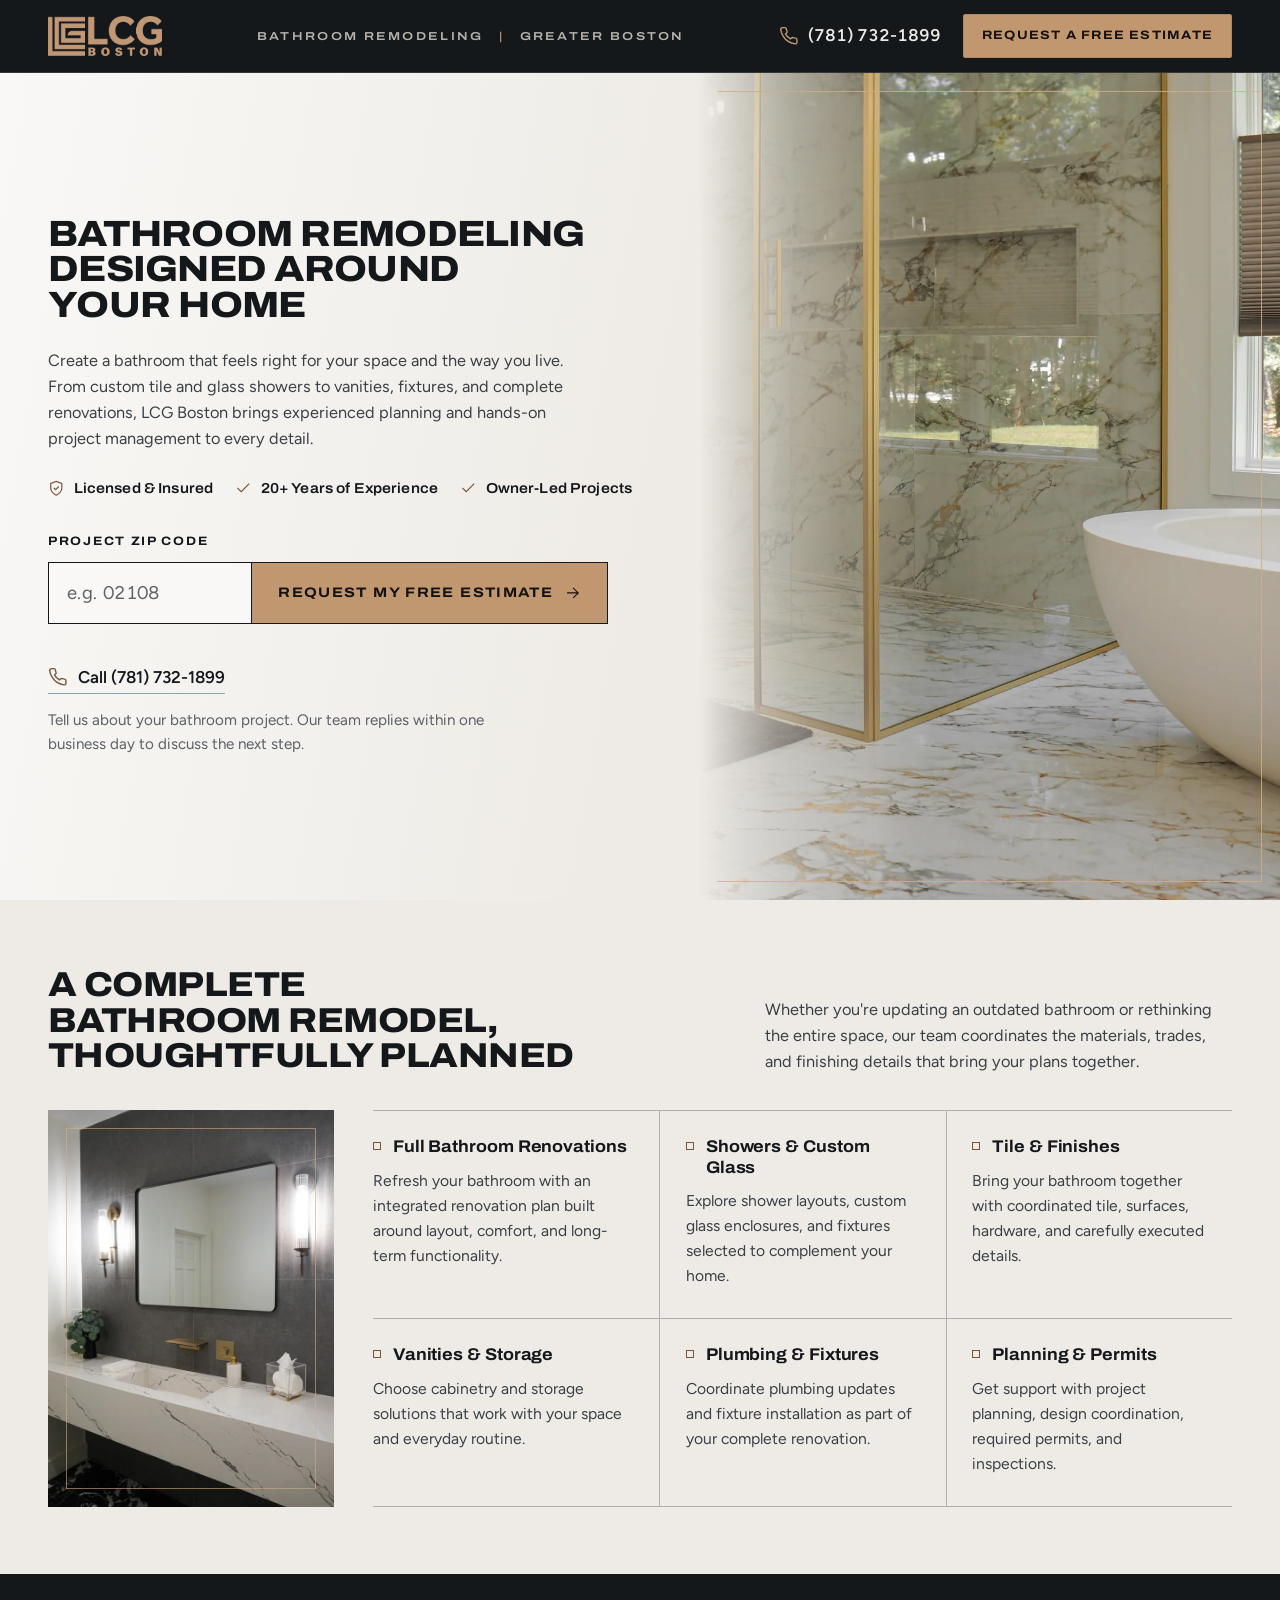
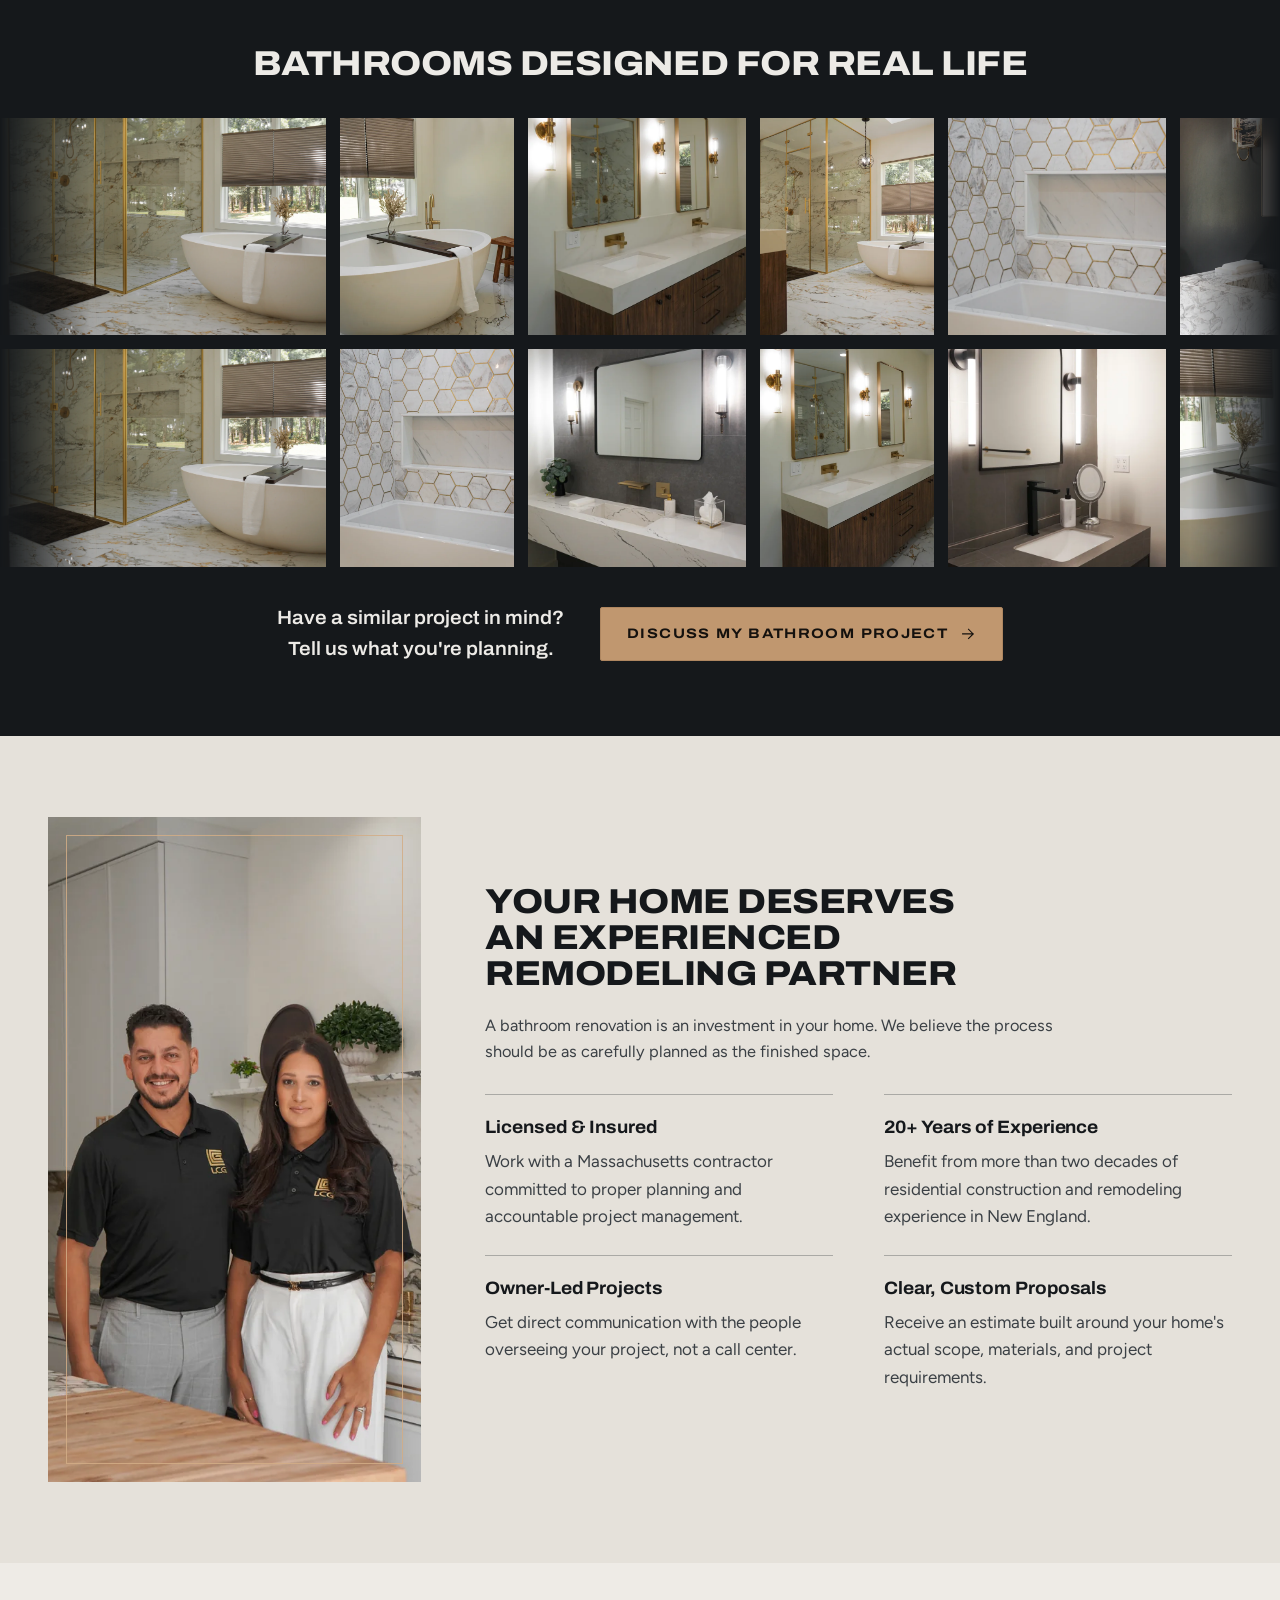
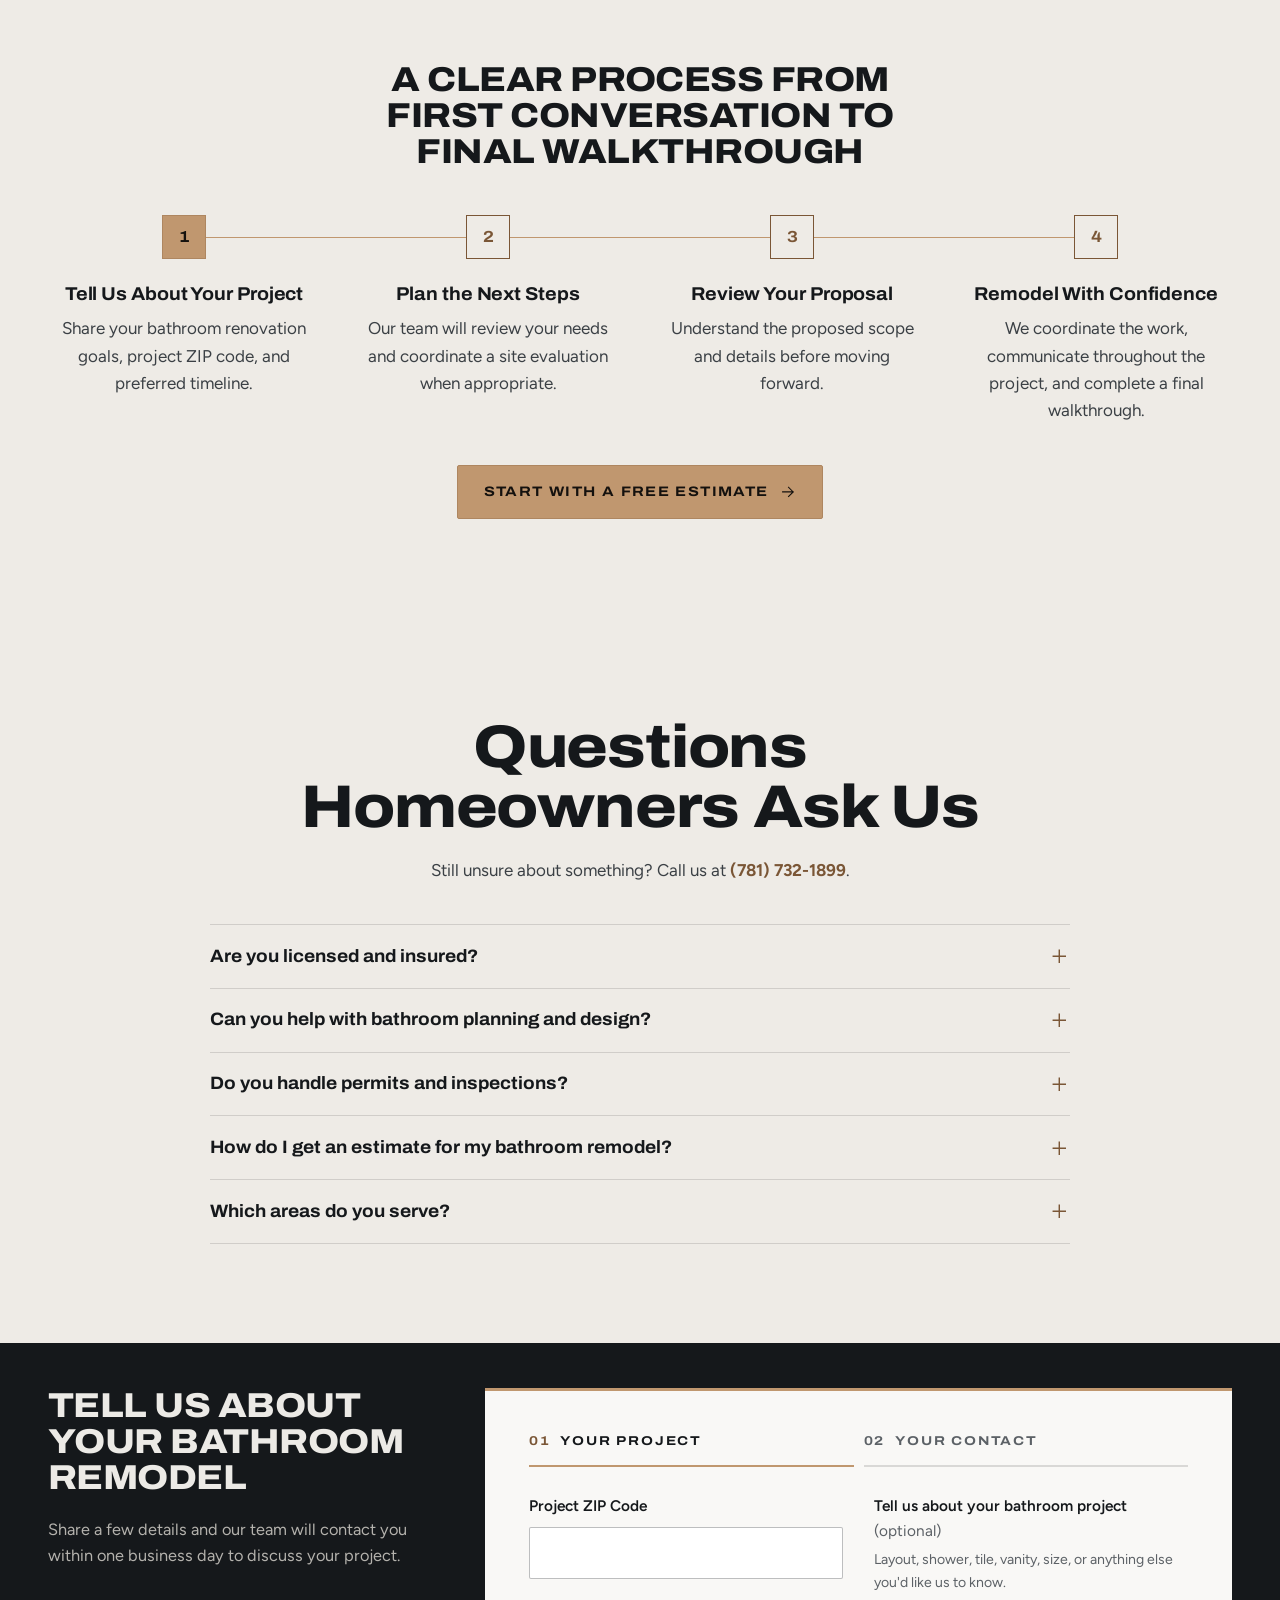
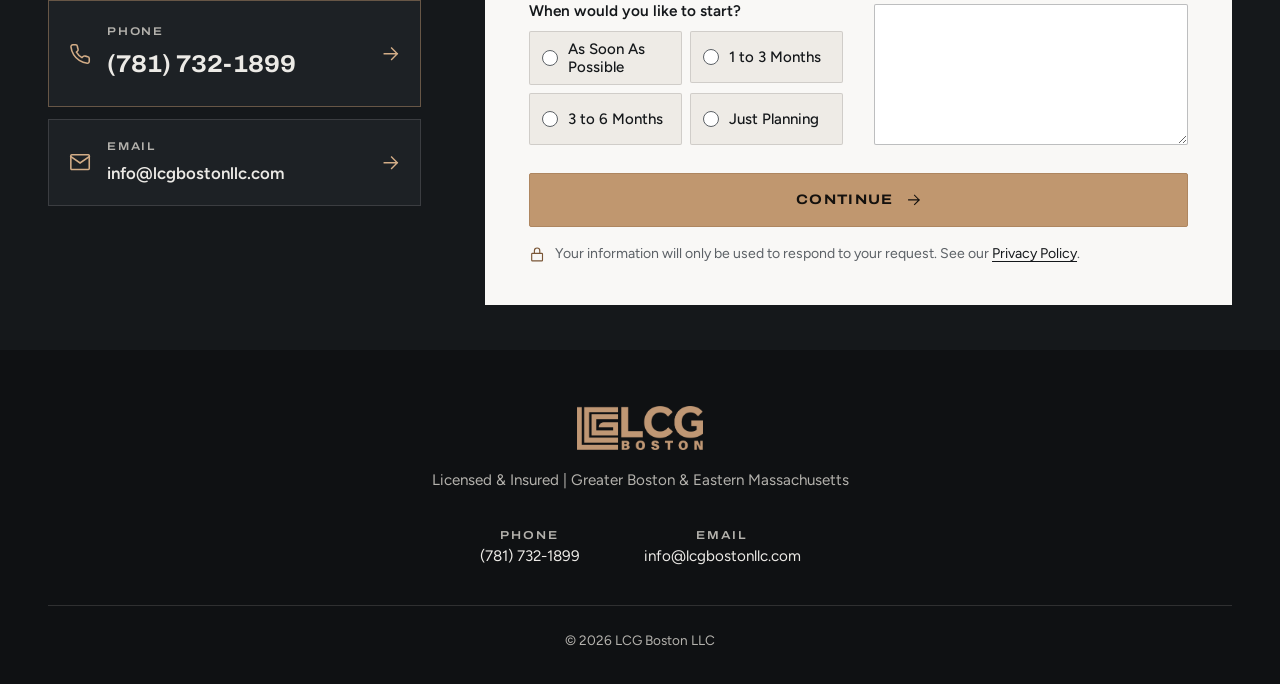
<file: bathroom-remodeling/index.html>
<!doctype html>
<html lang="en">
<head>
  <meta charset="utf-8">
  <meta name="viewport" content="width=device-width, initial-scale=1, viewport-fit=cover">
  <!-- Google Tag Manager (same container as the main site) -->
  <script>(function(w,d,s,l,i){w[l]=w[l]||[];w[l].push({"gtm.start":
  new Date().getTime(),event:"gtm.js"});var f=d.getElementsByTagName(s)[0],
  j=d.createElement(s),dl=l!="dataLayer"?"&l="+l:"";j.async=true;j.src=
  "https://www.googletagmanager.com/gtm.js?id="+i+dl;f.parentNode.insertBefore(j,f);
  })(window,document,"script","dataLayer","GTM-NK6386ZL");</script>
  <!-- End Google Tag Manager -->
  <title>Bathroom Remodeling in Greater Boston | LCG Boston</title>
  <meta name="description" content="Explore custom bathroom remodeling with LCG Boston. Licensed and insured, 20+ years of experience. Request a free, personalized estimate.">
  <meta name="theme-color" content="#15181B">
  <link rel="canonical" href="https://lcgbostonllc.com/bathroom-remodeling/">
  <link rel="icon" href="/favicon.ico" sizes="any">
  <link rel="icon" type="image/png" sizes="32x32" href="/assets/img/icons/favicon-32.png">
  <link rel="apple-touch-icon" href="/assets/img/icons/apple-touch-icon.png">
  <link rel="manifest" href="/site.webmanifest">

  <meta property="og:type" content="website">
  <meta property="og:site_name" content="LCG Boston">
  <meta property="og:locale" content="en_US">
  <meta property="og:url" content="https://lcgbostonllc.com/bathroom-remodeling/">
  <meta property="og:title" content="Bathroom Remodeling in Greater Boston | LCG Boston">
  <meta property="og:description" content="Custom bathroom remodeling from a licensed and insured contractor with 20+ years of experience. Request a free, personalized estimate.">
  <meta property="og:image" content="https://lcgbostonllc.com/assets/img/curated/bathrooms/lcg-boston-bathroom-glass-shower-freestanding-tub.webp">
  <meta property="og:image:alt" content="Remodeled bathroom with a brass-framed glass shower, marble-look tile and a freestanding tub">
  <meta name="twitter:card" content="summary_large_image">

  <link rel="preconnect" href="https://fonts.googleapis.com">
  <link rel="preconnect" href="https://fonts.gstatic.com" crossorigin>
  <link href="https://fonts.googleapis.com/css2?family=Archivo:wdth,wght@100..125,500..800&family=Figtree:wght@400;500;600&display=swap" rel="stylesheet">
  <link rel="preload" as="image" media="(min-width: 760px)" href="/assets/img/curated/bathrooms/lcg-boston-bathroom-glass-shower-freestanding-tub.webp" imagesrcset="/assets/img/curated/bathrooms/lcg-boston-bathroom-glass-shower-freestanding-tub-960.webp 960w, /assets/img/curated/bathrooms/lcg-boston-bathroom-glass-shower-freestanding-tub.webp 2000w" imagesizes="(min-width: 900px) 1300px, 100vw" fetchpriority="high">
  <link rel="preload" as="image" media="(max-width: 759px)" href="/assets/img/curated/bathrooms/lcg-boston-bathroom-skylight-gold-shower-960.webp" fetchpriority="high">
  <link rel="stylesheet" href="/assets/css/lp.css?v=20261116-12">
  <script>document.documentElement.classList.add('js')</script>

  <script type="application/ld+json">
  {
    "@context": "https://schema.org",
    "@graph": [
      {
        "@type": "Service",
        "@id": "https://lcgbostonllc.com/bathroom-remodeling/#service",
        "name": "Bathroom Remodeling",
        "serviceType": "Bathroom remodeling",
        "url": "https://lcgbostonllc.com/bathroom-remodeling/",
        "areaServed": ["Greater Boston", "Eastern Massachusetts"],
        "provider": {
          "@type": "GeneralContractor",
          "@id": "https://lcgbostonllc.com/#business",
          "name": "LCG Boston LLC",
          "url": "https://lcgbostonllc.com/",
          "telephone": "+1-781-732-1899",
          "email": "info@lcgbostonllc.com"
        }
      },
      {
        "@type": "FAQPage",
        "mainEntity": [
          { "@type": "Question", "name": "Are you licensed and insured?", "acceptedAnswer": { "@type": "Answer", "text": "Yes. LCG Boston is a licensed and insured Massachusetts general contractor. We can provide documentation as part of the project process." } },
          { "@type": "Question", "name": "Can you help with bathroom planning and design?", "acceptedAnswer": { "@type": "Answer", "text": "Yes. We can coordinate planning, layouts, finish selections, and architect or designer support when the project requires it." } },
          { "@type": "Question", "name": "Do you handle permits and inspections?", "acceptedAnswer": { "@type": "Answer", "text": "We coordinate required permits and inspections as part of the renovation scope." } },
          { "@type": "Question", "name": "How do I get an estimate for my bathroom remodel?", "acceptedAnswer": { "@type": "Answer", "text": "Tell us about your project through the form. Our team will review the details and contact you to discuss the next steps, including a site evaluation when appropriate." } },
          { "@type": "Question", "name": "Which areas do you serve?", "acceptedAnswer": { "@type": "Answer", "text": "We work with homeowners throughout Greater Boston and Eastern Massachusetts. Share your project ZIP code so our team can confirm availability in your area." } }
        ]
      }
    ]
  }
  </script>
</head>
<body data-lp="bathroom">
  <!-- Google Tag Manager (noscript) -->
  <noscript><iframe src="https://www.googletagmanager.com/ns.html?id=GTM-NK6386ZL"
  height="0" width="0" style="display:none;visibility:hidden"></iframe></noscript>
  <!-- End Google Tag Manager (noscript) -->

  <svg width="0" height="0" style="position:absolute" aria-hidden="true" focusable="false">
    <defs>
      <symbol id="i-phone" viewBox="0 0 24 24"><path d="M22 16.92v3a2 2 0 0 1-2.18 2 19.79 19.79 0 0 1-8.63-3.07 19.5 19.5 0 0 1-6-6 19.79 19.79 0 0 1-3.07-8.67A2 2 0 0 1 4.11 2h3a2 2 0 0 1 2 1.72c.13.96.36 1.9.7 2.81a2 2 0 0 1-.45 2.11L8.09 9.91a16 16 0 0 0 6 6l1.27-1.27a2 2 0 0 1 2.11-.45c.91.34 1.85.57 2.81.7A2 2 0 0 1 22 16.92z"/></symbol>
      <symbol id="i-arrow" viewBox="0 0 24 24"><path d="M4 12h16M13 5l7 7-7 7"/></symbol>
      <symbol id="i-arrow-left" viewBox="0 0 24 24"><path d="M20 12H4M11 5l-7 7 7 7"/></symbol>
      <symbol id="i-check" viewBox="0 0 24 24"><path d="M20 6 9 17l-5-5"/></symbol>
      <symbol id="i-shield" viewBox="0 0 24 24"><path d="M12 22s8-4 8-10V5l-8-3-8 3v7c0 6 8 10 8 10z"/><path d="m9 12 2 2 4-4"/></symbol>
      <symbol id="i-mail" viewBox="0 0 24 24"><rect x="2" y="4" width="20" height="16" rx="1"/><path d="m22 6-10 7L2 6"/></symbol>
      <symbol id="i-lock" viewBox="0 0 24 24"><rect x="4" y="11" width="16" height="11" rx="1"/><path d="M8 11V7a4 4 0 0 1 8 0v4"/></symbol>
      <symbol id="i-plus" viewBox="0 0 24 24"><path d="M12 5v14M5 12h14"/></symbol>
      <symbol id="i-close" viewBox="0 0 24 24"><path d="M18 6 6 18M6 6l12 12"/></symbol>
      <symbol id="i-expand" viewBox="0 0 24 24"><path d="M15 3h6v6M9 21H3v-6M21 3l-7 7M3 21l7-7"/></symbol>
    </defs>
  </svg>

  <a class="skip" href="#main">Skip to content</a>

  <!-- ============ HEADER ============ -->
  <header class="hd">
    <div class="hd__inner wrap">
      <span class="hd__logo">
        <img src="/assets/img/brand/LOGO@3x.webp" alt="LCG Boston" width="2740" height="960">
      </span>
      <p class="hd__context">Bathroom Remodeling <span aria-hidden="true">|</span> Greater Boston</p>
      <div class="hd__actions">
        <a class="hd__phone" href="tel:+17817321899" data-phone="header">
          <svg class="i" aria-hidden="true"><use href="#i-phone"/></svg>
          <span>(781) 732-1899</span>
        </a>
        <a class="btn btn--primary btn--sm hd__cta" href="#request-estimate" data-cta="header">Request a Free Estimate</a>
      </div>
    </div>
  </header>

  <main id="main">

    <!-- ============ HERO ============ -->
    <section class="hero" aria-labelledby="hero-title">
      <div class="hero__copy">
        <h1 class="hero__title" id="hero-title"><span>Bathroom Remodeling</span> <span>Designed Around</span> <span>Your Home</span></h1>
        <p class="hero__sub">Create a bathroom that feels right for your space and the way you live. From custom tile and glass showers to vanities, fixtures, and complete renovations, LCG Boston brings experienced planning and hands-on project management to every detail.</p>

        <ul class="trust" aria-label="Why homeowners trust LCG Boston">
          <li><svg class="i" aria-hidden="true"><use href="#i-shield"/></svg>Licensed &amp; Insured</li>
          <li><svg class="i" aria-hidden="true"><use href="#i-check"/></svg>20+ Years of Experience</li>
          <li><svg class="i" aria-hidden="true"><use href="#i-check"/></svg>Owner-Led Projects</li>
        </ul>

        <form class="zipstart" data-zipstart method="post" novalidate>
          <label class="zipstart__label" for="zs-zip">Project ZIP Code</label>
          <div class="zipstart__row">
            <input id="zs-zip" name="zip" type="text" inputmode="numeric" autocomplete="postal-code" maxlength="5" pattern="[0-9]{5}" placeholder="e.g. 02108" aria-describedby="zs-zip-msg">
            <button class="btn btn--primary btn--lg" type="submit">Request My Free Estimate <svg class="i" aria-hidden="true"><use href="#i-arrow"/></svg></button>
          </div>
          <p class="zipstart__msg" id="zs-zip-msg" aria-live="polite"></p>
        </form>

        <div class="hero__alt">
          <a class="link-call" href="tel:+17817321899" data-phone="hero">
            <svg class="i" aria-hidden="true"><use href="#i-phone"/></svg>Call (781) 732-1899
          </a>
          <p class="hero__micro">Tell us about your bathroom project. Our team replies within one business day to discuss the next step.</p>
        </div>
      </div>

      <figure class="hero__media frame">
        <picture>
          <source media="(max-width: 759px)" srcset="/assets/img/curated/bathrooms/lcg-boston-bathroom-skylight-gold-shower-960.webp 638w, /assets/img/curated/bathrooms/lcg-boston-bathroom-skylight-gold-shower.webp 1329w" sizes="100vw" width="1329" height="2000">
          <img src="/assets/img/curated/bathrooms/lcg-boston-bathroom-glass-shower-freestanding-tub.webp" srcset="/assets/img/curated/bathrooms/lcg-boston-bathroom-glass-shower-freestanding-tub-960.webp 960w, /assets/img/curated/bathrooms/lcg-boston-bathroom-glass-shower-freestanding-tub.webp 2000w" sizes="(min-width: 900px) 1300px, 100vw" width="2000" height="1339" alt="Remodeled bathroom by LCG Boston with a brass-framed glass shower, marble-look tile and a freestanding tub by the window" fetchpriority="high" decoding="async">
        </picture>
      </figure>
    </section>

    <!-- ============ SCOPE ============ -->
    <section class="scope sec" aria-labelledby="scope-title">
      <div class="wrap">
        <div class="scope__head">
          <h2 class="h2" id="scope-title">A Complete Bathroom Remodel, Thoughtfully Planned</h2>
          <p class="lead">Whether you're updating an outdated bathroom or rethinking the entire space, our team coordinates the materials, trades, and finishing details that bring your plans together.</p>
        </div>
        <div class="scope__body">
          <figure class="scope__media frame frame--quiet">
            <img src="/assets/img/curated/bathrooms/lcg-boston-powder-room-floating-vanity-960.webp" srcset="/assets/img/curated/bathrooms/lcg-boston-powder-room-floating-vanity-960.webp 638w, /assets/img/curated/bathrooms/lcg-boston-powder-room-floating-vanity.webp 1329w" sizes="(min-width: 1024px) 24vw, 1px" width="1329" height="2000" alt="Floating marble vanity with brass fixtures against a charcoal wall" loading="lazy" decoding="async">
          </figure>
          <ul class="scope__list">
            <li class="scope__item">
              <h3>Full Bathroom Renovations</h3>
              <p>Refresh your bathroom with an integrated renovation plan built around layout, comfort, and long-term functionality.</p>
            </li>
            <li class="scope__item">
              <h3>Showers &amp; Custom Glass</h3>
              <p>Explore shower layouts, custom glass enclosures, and fixtures selected to complement your home.</p>
            </li>
            <li class="scope__item">
              <h3>Tile &amp; Finishes</h3>
              <p>Bring your bathroom together with coordinated tile, surfaces, hardware, and carefully executed details.</p>
            </li>
            <li class="scope__item">
              <h3>Vanities &amp; Storage</h3>
              <p>Choose cabinetry and storage solutions that work with your space and everyday routine.</p>
            </li>
            <li class="scope__item">
              <h3>Plumbing &amp; Fixtures</h3>
              <p>Coordinate plumbing updates and fixture installation as part of your complete renovation.</p>
            </li>
            <li class="scope__item">
              <h3>Planning &amp; Permits</h3>
              <p>Get support with project planning, design coordination, required permits, and inspections.</p>
            </li>
          </ul>
        </div>
      </div>
    </section>

    <!-- ============ PORTFOLIO ============ -->
    <section class="work sec band" aria-labelledby="work-title">
      <div class="wrap">
        <div class="work__head">
          <h2 class="h2" id="work-title">Bathrooms Designed for Real Life</h2>
        </div>
      </div>

      <!-- Two looping rows of real LCG bathrooms; each row repeats its set once so the loop is seamless. -->
      <div class="pg" data-gallery>
        <div class="pg-row">
          <div class="pg-track">
            <ul class="pg-set">
              <li class="pg-item pg-item--w">
                <button type="button" class="g__btn" data-full="/assets/img/curated/bathrooms/lcg-boston-bathroom-glass-shower-freestanding-tub.webp" data-cap="Glass shower and freestanding tub, brass trim" aria-label="Enlarge photo: glass shower and freestanding tub, brass trim">
                  <img src="/assets/img/curated/bathrooms/lcg-boston-bathroom-glass-shower-freestanding-tub-960.webp" srcset="/assets/img/curated/bathrooms/lcg-boston-bathroom-glass-shower-freestanding-tub-960.webp 960w, /assets/img/curated/bathrooms/lcg-boston-bathroom-glass-shower-freestanding-tub.webp 2000w" sizes="(max-width: 1000px) 255px, (min-width: 2118px) 540px, 25.5vw" width="2000" height="1339" alt="Finished bathroom with a brass-framed glass shower and a freestanding tub" loading="lazy" decoding="async">
                  <span class="g__zoom" aria-hidden="true"><svg class="i"><use href="#i-expand"/></svg></span>
                </button>
              </li>
              <li class="pg-item pg-item--t">
                <button type="button" class="g__btn" data-full="/assets/img/curated/bathrooms/lcg-boston-bathroom-freestanding-tub-window.webp" data-cap="Freestanding tub by the window" aria-label="Enlarge photo: freestanding tub by the window">
                  <img src="/assets/img/curated/bathrooms/lcg-boston-bathroom-freestanding-tub-window-960.webp" srcset="/assets/img/curated/bathrooms/lcg-boston-bathroom-freestanding-tub-window-960.webp 638w, /assets/img/curated/bathrooms/lcg-boston-bathroom-freestanding-tub-window.webp 1329w" sizes="(max-width: 1000px) 114px, (min-width: 2118px) 240px, 11.34vw" width="1329" height="2000" alt="Freestanding soaking tub with a brass floor-mounted faucet beside a window" loading="lazy" decoding="async">
                  <span class="g__zoom" aria-hidden="true"><svg class="i"><use href="#i-expand"/></svg></span>
                </button>
              </li>
              <li class="pg-item pg-item--s">
                <button type="button" class="g__btn" data-full="/assets/img/curated/bathrooms/lcg-boston-bathroom-double-vanity-wood.webp" data-cap="Wood double vanity, brass mirrors" aria-label="Enlarge photo: wood double vanity, brass mirrors">
                  <img src="/assets/img/curated/bathrooms/lcg-boston-bathroom-double-vanity-wood-960.webp" srcset="/assets/img/curated/bathrooms/lcg-boston-bathroom-double-vanity-wood-960.webp 638w, /assets/img/curated/bathrooms/lcg-boston-bathroom-double-vanity-wood.webp 1329w" sizes="(max-width: 1000px) 170px, (min-width: 2118px) 360px, 17vw" width="1329" height="2000" alt="Wood double vanity with a white top, wall-mounted brass faucets and brass-framed mirrors" loading="lazy" decoding="async">
                  <span class="g__zoom" aria-hidden="true"><svg class="i"><use href="#i-expand"/></svg></span>
                </button>
              </li>
              <li class="pg-item pg-item--t">
                <button type="button" class="g__btn" data-full="/assets/img/curated/bathrooms/lcg-boston-bathroom-skylight-gold-shower.webp" data-cap="Brass-framed glass shower under a skylight" aria-label="Enlarge photo: brass-framed glass shower under a skylight">
                  <img src="/assets/img/curated/bathrooms/lcg-boston-bathroom-skylight-gold-shower-960.webp" srcset="/assets/img/curated/bathrooms/lcg-boston-bathroom-skylight-gold-shower-960.webp 638w, /assets/img/curated/bathrooms/lcg-boston-bathroom-skylight-gold-shower.webp 1329w" sizes="(max-width: 1000px) 114px, (min-width: 2118px) 240px, 11.34vw" width="1329" height="2000" alt="Walk-in glass shower with a brass frame and marble-look walls under a skylight" loading="lazy" decoding="async">
                  <span class="g__zoom" aria-hidden="true"><svg class="i"><use href="#i-expand"/></svg></span>
                </button>
              </li>
              <li class="pg-item pg-item--s">
                <button type="button" class="g__btn" data-full="/assets/img/curated/bathrooms/lcg-boston-bathroom-tub-hexagon-tile.webp" data-cap="Hexagon tile with brass inlay around the tub" aria-label="Enlarge photo: hexagon tile with brass inlay around the tub">
                  <img src="/assets/img/curated/bathrooms/lcg-boston-bathroom-tub-hexagon-tile-960.webp" srcset="/assets/img/curated/bathrooms/lcg-boston-bathroom-tub-hexagon-tile-960.webp 638w, /assets/img/curated/bathrooms/lcg-boston-bathroom-tub-hexagon-tile.webp 1329w" sizes="(max-width: 1000px) 170px, (min-width: 2118px) 360px, 17vw" width="1329" height="2000" alt="Marble hexagon wall tile with brass inlay above a built-in tub and a recessed niche" loading="lazy" decoding="async">
                  <span class="g__zoom" aria-hidden="true"><svg class="i"><use href="#i-expand"/></svg></span>
                </button>
              </li>
              <li class="pg-item pg-item--t">
                <button type="button" class="g__btn" data-full="/assets/img/curated/bathrooms/lcg-boston-powder-room-stone-vanity.webp" data-cap="Stone sink, wall-mounted brass faucet" aria-label="Enlarge photo: stone sink, wall-mounted brass faucet">
                  <img src="/assets/img/curated/bathrooms/lcg-boston-powder-room-stone-vanity-960.webp" srcset="/assets/img/curated/bathrooms/lcg-boston-powder-room-stone-vanity-960.webp 638w, /assets/img/curated/bathrooms/lcg-boston-powder-room-stone-vanity.webp 1329w" sizes="(max-width: 1000px) 114px, (min-width: 2118px) 240px, 11.34vw" width="1329" height="2000" alt="Veined stone sink with a wall-mounted brass faucet in a powder room with charcoal walls" loading="lazy" decoding="async">
                  <span class="g__zoom" aria-hidden="true"><svg class="i"><use href="#i-expand"/></svg></span>
                </button>
              </li>
              <li class="pg-item pg-item--s">
                <button type="button" class="g__btn" data-full="/assets/img/curated/bathrooms/lcg-boston-bathroom-double-vanity-brass-lights.webp" data-cap="Double vanity with brass fixtures and sconces" aria-label="Enlarge photo: double vanity with brass fixtures and sconces">
                  <img src="/assets/img/curated/bathrooms/lcg-boston-bathroom-double-vanity-brass-lights-960.webp" srcset="/assets/img/curated/bathrooms/lcg-boston-bathroom-double-vanity-brass-lights-960.webp 638w, /assets/img/curated/bathrooms/lcg-boston-bathroom-double-vanity-brass-lights.webp 1329w" sizes="(max-width: 1000px) 170px, (min-width: 2118px) 360px, 17vw" width="1329" height="2000" alt="Double vanity with brass faucets, framed mirrors and globe sconces" loading="lazy" decoding="async">
                  <span class="g__zoom" aria-hidden="true"><svg class="i"><use href="#i-expand"/></svg></span>
                </button>
              </li>
              <li class="pg-item pg-item--t">
                <button type="button" class="g__btn" data-full="/assets/img/curated/bathrooms/lcg-boston-powder-room-floating-vanity.webp" data-cap="Floating marble vanity, charcoal walls" aria-label="Enlarge photo: floating marble vanity, charcoal walls">
                  <img src="/assets/img/curated/bathrooms/lcg-boston-powder-room-floating-vanity-960.webp" srcset="/assets/img/curated/bathrooms/lcg-boston-powder-room-floating-vanity-960.webp 638w, /assets/img/curated/bathrooms/lcg-boston-powder-room-floating-vanity.webp 1329w" sizes="(max-width: 1000px) 114px, (min-width: 2118px) 240px, 11.34vw" width="1329" height="2000" alt="Floating marble vanity with brass fixtures against a charcoal wall" loading="lazy" decoding="async">
                  <span class="g__zoom" aria-hidden="true"><svg class="i"><use href="#i-expand"/></svg></span>
                </button>
              </li>
              <li class="pg-item pg-item--s">
                <button type="button" class="g__btn" data-full="/assets/img/curated/details/lcg-boston-bathroom-hexagon-tile-niche.webp" data-cap="Recessed niche, detail" aria-label="Enlarge photo: recessed niche, detail">
                  <img src="/assets/img/curated/details/lcg-boston-bathroom-hexagon-tile-niche-960.webp" srcset="/assets/img/curated/details/lcg-boston-bathroom-hexagon-tile-niche-960.webp 637w, /assets/img/curated/details/lcg-boston-bathroom-hexagon-tile-niche.webp 1329w" sizes="(max-width: 1000px) 170px, (min-width: 2118px) 360px, 17vw" width="1329" height="2000" alt="Close-up of a recessed shower niche set into marble hexagon tile with brass inlay" loading="lazy" decoding="async">
                  <span class="g__zoom" aria-hidden="true"><svg class="i"><use href="#i-expand"/></svg></span>
                </button>
              </li>
              <li class="pg-item pg-item--t">
                <button type="button" class="g__btn" data-full="/assets/img/curated/bathrooms/lcg-boston-bathroom-gray-vanity-arched-mirror.webp" data-cap="Charcoal vanity, arched mirror" aria-label="Enlarge photo: charcoal vanity, arched mirror">
                  <img src="/assets/img/curated/bathrooms/lcg-boston-bathroom-gray-vanity-arched-mirror-960.webp" srcset="/assets/img/curated/bathrooms/lcg-boston-bathroom-gray-vanity-arched-mirror-960.webp 638w, /assets/img/curated/bathrooms/lcg-boston-bathroom-gray-vanity-arched-mirror.webp 1329w" sizes="(max-width: 1000px) 114px, (min-width: 2118px) 240px, 11.34vw" width="1329" height="2000" alt="Charcoal vanity top with an undermount sink, black faucet, arched mirror and vertical light bars" loading="lazy" decoding="async">
                  <span class="g__zoom" aria-hidden="true"><svg class="i"><use href="#i-expand"/></svg></span>
                </button>
              </li>
            </ul>
            <ul class="pg-set" aria-hidden="true">
              <li class="pg-item pg-item--w">
                <button type="button" class="g__btn" data-full="/assets/img/curated/bathrooms/lcg-boston-bathroom-glass-shower-freestanding-tub.webp" data-cap="Glass shower and freestanding tub, brass trim" aria-label="Enlarge photo: glass shower and freestanding tub, brass trim" tabindex="-1">
                  <img src="/assets/img/curated/bathrooms/lcg-boston-bathroom-glass-shower-freestanding-tub-960.webp" srcset="/assets/img/curated/bathrooms/lcg-boston-bathroom-glass-shower-freestanding-tub-960.webp 960w, /assets/img/curated/bathrooms/lcg-boston-bathroom-glass-shower-freestanding-tub.webp 2000w" sizes="(max-width: 1000px) 255px, (min-width: 2118px) 540px, 25.5vw" width="2000" height="1339" alt="" loading="lazy" decoding="async">
                  <span class="g__zoom" aria-hidden="true"><svg class="i"><use href="#i-expand"/></svg></span>
                </button>
              </li>
              <li class="pg-item pg-item--t">
                <button type="button" class="g__btn" data-full="/assets/img/curated/bathrooms/lcg-boston-bathroom-freestanding-tub-window.webp" data-cap="Freestanding tub by the window" aria-label="Enlarge photo: freestanding tub by the window" tabindex="-1">
                  <img src="/assets/img/curated/bathrooms/lcg-boston-bathroom-freestanding-tub-window-960.webp" srcset="/assets/img/curated/bathrooms/lcg-boston-bathroom-freestanding-tub-window-960.webp 638w, /assets/img/curated/bathrooms/lcg-boston-bathroom-freestanding-tub-window.webp 1329w" sizes="(max-width: 1000px) 114px, (min-width: 2118px) 240px, 11.34vw" width="1329" height="2000" alt="" loading="lazy" decoding="async">
                  <span class="g__zoom" aria-hidden="true"><svg class="i"><use href="#i-expand"/></svg></span>
                </button>
              </li>
              <li class="pg-item pg-item--s">
                <button type="button" class="g__btn" data-full="/assets/img/curated/bathrooms/lcg-boston-bathroom-double-vanity-wood.webp" data-cap="Wood double vanity, brass mirrors" aria-label="Enlarge photo: wood double vanity, brass mirrors" tabindex="-1">
                  <img src="/assets/img/curated/bathrooms/lcg-boston-bathroom-double-vanity-wood-960.webp" srcset="/assets/img/curated/bathrooms/lcg-boston-bathroom-double-vanity-wood-960.webp 638w, /assets/img/curated/bathrooms/lcg-boston-bathroom-double-vanity-wood.webp 1329w" sizes="(max-width: 1000px) 170px, (min-width: 2118px) 360px, 17vw" width="1329" height="2000" alt="" loading="lazy" decoding="async">
                  <span class="g__zoom" aria-hidden="true"><svg class="i"><use href="#i-expand"/></svg></span>
                </button>
              </li>
              <li class="pg-item pg-item--t">
                <button type="button" class="g__btn" data-full="/assets/img/curated/bathrooms/lcg-boston-bathroom-skylight-gold-shower.webp" data-cap="Brass-framed glass shower under a skylight" aria-label="Enlarge photo: brass-framed glass shower under a skylight" tabindex="-1">
                  <img src="/assets/img/curated/bathrooms/lcg-boston-bathroom-skylight-gold-shower-960.webp" srcset="/assets/img/curated/bathrooms/lcg-boston-bathroom-skylight-gold-shower-960.webp 638w, /assets/img/curated/bathrooms/lcg-boston-bathroom-skylight-gold-shower.webp 1329w" sizes="(max-width: 1000px) 114px, (min-width: 2118px) 240px, 11.34vw" width="1329" height="2000" alt="" loading="lazy" decoding="async">
                  <span class="g__zoom" aria-hidden="true"><svg class="i"><use href="#i-expand"/></svg></span>
                </button>
              </li>
              <li class="pg-item pg-item--s">
                <button type="button" class="g__btn" data-full="/assets/img/curated/bathrooms/lcg-boston-bathroom-tub-hexagon-tile.webp" data-cap="Hexagon tile with brass inlay around the tub" aria-label="Enlarge photo: hexagon tile with brass inlay around the tub" tabindex="-1">
                  <img src="/assets/img/curated/bathrooms/lcg-boston-bathroom-tub-hexagon-tile-960.webp" srcset="/assets/img/curated/bathrooms/lcg-boston-bathroom-tub-hexagon-tile-960.webp 638w, /assets/img/curated/bathrooms/lcg-boston-bathroom-tub-hexagon-tile.webp 1329w" sizes="(max-width: 1000px) 170px, (min-width: 2118px) 360px, 17vw" width="1329" height="2000" alt="" loading="lazy" decoding="async">
                  <span class="g__zoom" aria-hidden="true"><svg class="i"><use href="#i-expand"/></svg></span>
                </button>
              </li>
              <li class="pg-item pg-item--t">
                <button type="button" class="g__btn" data-full="/assets/img/curated/bathrooms/lcg-boston-powder-room-stone-vanity.webp" data-cap="Stone sink, wall-mounted brass faucet" aria-label="Enlarge photo: stone sink, wall-mounted brass faucet" tabindex="-1">
                  <img src="/assets/img/curated/bathrooms/lcg-boston-powder-room-stone-vanity-960.webp" srcset="/assets/img/curated/bathrooms/lcg-boston-powder-room-stone-vanity-960.webp 638w, /assets/img/curated/bathrooms/lcg-boston-powder-room-stone-vanity.webp 1329w" sizes="(max-width: 1000px) 114px, (min-width: 2118px) 240px, 11.34vw" width="1329" height="2000" alt="" loading="lazy" decoding="async">
                  <span class="g__zoom" aria-hidden="true"><svg class="i"><use href="#i-expand"/></svg></span>
                </button>
              </li>
              <li class="pg-item pg-item--s">
                <button type="button" class="g__btn" data-full="/assets/img/curated/bathrooms/lcg-boston-bathroom-double-vanity-brass-lights.webp" data-cap="Double vanity with brass fixtures and sconces" aria-label="Enlarge photo: double vanity with brass fixtures and sconces" tabindex="-1">
                  <img src="/assets/img/curated/bathrooms/lcg-boston-bathroom-double-vanity-brass-lights-960.webp" srcset="/assets/img/curated/bathrooms/lcg-boston-bathroom-double-vanity-brass-lights-960.webp 638w, /assets/img/curated/bathrooms/lcg-boston-bathroom-double-vanity-brass-lights.webp 1329w" sizes="(max-width: 1000px) 170px, (min-width: 2118px) 360px, 17vw" width="1329" height="2000" alt="" loading="lazy" decoding="async">
                  <span class="g__zoom" aria-hidden="true"><svg class="i"><use href="#i-expand"/></svg></span>
                </button>
              </li>
              <li class="pg-item pg-item--t">
                <button type="button" class="g__btn" data-full="/assets/img/curated/bathrooms/lcg-boston-powder-room-floating-vanity.webp" data-cap="Floating marble vanity, charcoal walls" aria-label="Enlarge photo: floating marble vanity, charcoal walls" tabindex="-1">
                  <img src="/assets/img/curated/bathrooms/lcg-boston-powder-room-floating-vanity-960.webp" srcset="/assets/img/curated/bathrooms/lcg-boston-powder-room-floating-vanity-960.webp 638w, /assets/img/curated/bathrooms/lcg-boston-powder-room-floating-vanity.webp 1329w" sizes="(max-width: 1000px) 114px, (min-width: 2118px) 240px, 11.34vw" width="1329" height="2000" alt="" loading="lazy" decoding="async">
                  <span class="g__zoom" aria-hidden="true"><svg class="i"><use href="#i-expand"/></svg></span>
                </button>
              </li>
              <li class="pg-item pg-item--s">
                <button type="button" class="g__btn" data-full="/assets/img/curated/details/lcg-boston-bathroom-hexagon-tile-niche.webp" data-cap="Recessed niche, detail" aria-label="Enlarge photo: recessed niche, detail" tabindex="-1">
                  <img src="/assets/img/curated/details/lcg-boston-bathroom-hexagon-tile-niche-960.webp" srcset="/assets/img/curated/details/lcg-boston-bathroom-hexagon-tile-niche-960.webp 637w, /assets/img/curated/details/lcg-boston-bathroom-hexagon-tile-niche.webp 1329w" sizes="(max-width: 1000px) 170px, (min-width: 2118px) 360px, 17vw" width="1329" height="2000" alt="" loading="lazy" decoding="async">
                  <span class="g__zoom" aria-hidden="true"><svg class="i"><use href="#i-expand"/></svg></span>
                </button>
              </li>
              <li class="pg-item pg-item--t">
                <button type="button" class="g__btn" data-full="/assets/img/curated/bathrooms/lcg-boston-bathroom-gray-vanity-arched-mirror.webp" data-cap="Charcoal vanity, arched mirror" aria-label="Enlarge photo: charcoal vanity, arched mirror" tabindex="-1">
                  <img src="/assets/img/curated/bathrooms/lcg-boston-bathroom-gray-vanity-arched-mirror-960.webp" srcset="/assets/img/curated/bathrooms/lcg-boston-bathroom-gray-vanity-arched-mirror-960.webp 638w, /assets/img/curated/bathrooms/lcg-boston-bathroom-gray-vanity-arched-mirror.webp 1329w" sizes="(max-width: 1000px) 114px, (min-width: 2118px) 240px, 11.34vw" width="1329" height="2000" alt="" loading="lazy" decoding="async">
                  <span class="g__zoom" aria-hidden="true"><svg class="i"><use href="#i-expand"/></svg></span>
                </button>
              </li>
            </ul>
          </div>
        </div>
        <div class="pg-row pg-row--rev">
          <div class="pg-track">
            <ul class="pg-set">
              <li class="pg-item pg-item--w">
                <button type="button" class="g__btn" data-full="/assets/img/curated/bathrooms/lcg-boston-bathroom-glass-shower-freestanding-tub.webp" data-cap="Glass shower and freestanding tub, brass trim" aria-label="Enlarge photo: glass shower and freestanding tub, brass trim">
                  <img src="/assets/img/curated/bathrooms/lcg-boston-bathroom-glass-shower-freestanding-tub-960.webp" srcset="/assets/img/curated/bathrooms/lcg-boston-bathroom-glass-shower-freestanding-tub-960.webp 960w, /assets/img/curated/bathrooms/lcg-boston-bathroom-glass-shower-freestanding-tub.webp 2000w" sizes="(max-width: 1000px) 255px, (min-width: 2118px) 540px, 25.5vw" width="2000" height="1339" alt="Finished bathroom with a brass-framed glass shower and a freestanding tub" loading="lazy" decoding="async">
                  <span class="g__zoom" aria-hidden="true"><svg class="i"><use href="#i-expand"/></svg></span>
                </button>
              </li>
              <li class="pg-item pg-item--t">
                <button type="button" class="g__btn" data-full="/assets/img/curated/bathrooms/lcg-boston-bathroom-tub-hexagon-tile.webp" data-cap="Hexagon tile with brass inlay around the tub" aria-label="Enlarge photo: hexagon tile with brass inlay around the tub">
                  <img src="/assets/img/curated/bathrooms/lcg-boston-bathroom-tub-hexagon-tile-960.webp" srcset="/assets/img/curated/bathrooms/lcg-boston-bathroom-tub-hexagon-tile-960.webp 638w, /assets/img/curated/bathrooms/lcg-boston-bathroom-tub-hexagon-tile.webp 1329w" sizes="(max-width: 1000px) 114px, (min-width: 2118px) 240px, 11.34vw" width="1329" height="2000" alt="Marble hexagon wall tile with brass inlay above a built-in tub and a recessed niche" loading="lazy" decoding="async">
                  <span class="g__zoom" aria-hidden="true"><svg class="i"><use href="#i-expand"/></svg></span>
                </button>
              </li>
              <li class="pg-item pg-item--s">
                <button type="button" class="g__btn" data-full="/assets/img/curated/bathrooms/lcg-boston-powder-room-floating-vanity.webp" data-cap="Floating marble vanity, charcoal walls" aria-label="Enlarge photo: floating marble vanity, charcoal walls">
                  <img src="/assets/img/curated/bathrooms/lcg-boston-powder-room-floating-vanity-960.webp" srcset="/assets/img/curated/bathrooms/lcg-boston-powder-room-floating-vanity-960.webp 638w, /assets/img/curated/bathrooms/lcg-boston-powder-room-floating-vanity.webp 1329w" sizes="(max-width: 1000px) 170px, (min-width: 2118px) 360px, 17vw" width="1329" height="2000" alt="Floating marble vanity with brass fixtures against a charcoal wall" loading="lazy" decoding="async">
                  <span class="g__zoom" aria-hidden="true"><svg class="i"><use href="#i-expand"/></svg></span>
                </button>
              </li>
              <li class="pg-item pg-item--t">
                <button type="button" class="g__btn" data-full="/assets/img/curated/bathrooms/lcg-boston-bathroom-double-vanity-wood.webp" data-cap="Wood double vanity, brass mirrors" aria-label="Enlarge photo: wood double vanity, brass mirrors">
                  <img src="/assets/img/curated/bathrooms/lcg-boston-bathroom-double-vanity-wood-960.webp" srcset="/assets/img/curated/bathrooms/lcg-boston-bathroom-double-vanity-wood-960.webp 638w, /assets/img/curated/bathrooms/lcg-boston-bathroom-double-vanity-wood.webp 1329w" sizes="(max-width: 1000px) 114px, (min-width: 2118px) 240px, 11.34vw" width="1329" height="2000" alt="Wood double vanity with a white top, wall-mounted brass faucets and brass-framed mirrors" loading="lazy" decoding="async">
                  <span class="g__zoom" aria-hidden="true"><svg class="i"><use href="#i-expand"/></svg></span>
                </button>
              </li>
              <li class="pg-item pg-item--s">
                <button type="button" class="g__btn" data-full="/assets/img/curated/bathrooms/lcg-boston-bathroom-gray-vanity-arched-mirror.webp" data-cap="Charcoal vanity, arched mirror" aria-label="Enlarge photo: charcoal vanity, arched mirror">
                  <img src="/assets/img/curated/bathrooms/lcg-boston-bathroom-gray-vanity-arched-mirror-960.webp" srcset="/assets/img/curated/bathrooms/lcg-boston-bathroom-gray-vanity-arched-mirror-960.webp 638w, /assets/img/curated/bathrooms/lcg-boston-bathroom-gray-vanity-arched-mirror.webp 1329w" sizes="(max-width: 1000px) 170px, (min-width: 2118px) 360px, 17vw" width="1329" height="2000" alt="Charcoal vanity top with an undermount sink, black faucet, arched mirror and vertical light bars" loading="lazy" decoding="async">
                  <span class="g__zoom" aria-hidden="true"><svg class="i"><use href="#i-expand"/></svg></span>
                </button>
              </li>
              <li class="pg-item pg-item--s">
                <button type="button" class="g__btn" data-full="/assets/img/curated/bathrooms/lcg-boston-bathroom-freestanding-tub-window.webp" data-cap="Freestanding tub by the window" aria-label="Enlarge photo: freestanding tub by the window">
                  <img src="/assets/img/curated/bathrooms/lcg-boston-bathroom-freestanding-tub-window-960.webp" srcset="/assets/img/curated/bathrooms/lcg-boston-bathroom-freestanding-tub-window-960.webp 638w, /assets/img/curated/bathrooms/lcg-boston-bathroom-freestanding-tub-window.webp 1329w" sizes="(max-width: 1000px) 170px, (min-width: 2118px) 360px, 17vw" width="1329" height="2000" alt="Freestanding soaking tub with a brass floor-mounted faucet beside a window" loading="lazy" decoding="async">
                  <span class="g__zoom" aria-hidden="true"><svg class="i"><use href="#i-expand"/></svg></span>
                </button>
              </li>
              <li class="pg-item pg-item--t">
                <button type="button" class="g__btn" data-full="/assets/img/curated/details/lcg-boston-bathroom-hexagon-tile-niche.webp" data-cap="Recessed niche, detail" aria-label="Enlarge photo: recessed niche, detail">
                  <img src="/assets/img/curated/details/lcg-boston-bathroom-hexagon-tile-niche-960.webp" srcset="/assets/img/curated/details/lcg-boston-bathroom-hexagon-tile-niche-960.webp 637w, /assets/img/curated/details/lcg-boston-bathroom-hexagon-tile-niche.webp 1329w" sizes="(max-width: 1000px) 114px, (min-width: 2118px) 240px, 11.34vw" width="1329" height="2000" alt="Close-up of a recessed shower niche set into marble hexagon tile with brass inlay" loading="lazy" decoding="async">
                  <span class="g__zoom" aria-hidden="true"><svg class="i"><use href="#i-expand"/></svg></span>
                </button>
              </li>
              <li class="pg-item pg-item--s">
                <button type="button" class="g__btn" data-full="/assets/img/curated/bathrooms/lcg-boston-bathroom-skylight-gold-shower.webp" data-cap="Brass-framed glass shower under a skylight" aria-label="Enlarge photo: brass-framed glass shower under a skylight">
                  <img src="/assets/img/curated/bathrooms/lcg-boston-bathroom-skylight-gold-shower-960.webp" srcset="/assets/img/curated/bathrooms/lcg-boston-bathroom-skylight-gold-shower-960.webp 638w, /assets/img/curated/bathrooms/lcg-boston-bathroom-skylight-gold-shower.webp 1329w" sizes="(max-width: 1000px) 170px, (min-width: 2118px) 360px, 17vw" width="1329" height="2000" alt="Walk-in glass shower with a brass frame and marble-look walls under a skylight" loading="lazy" decoding="async">
                  <span class="g__zoom" aria-hidden="true"><svg class="i"><use href="#i-expand"/></svg></span>
                </button>
              </li>
              <li class="pg-item pg-item--s">
                <button type="button" class="g__btn" data-full="/assets/img/curated/bathrooms/lcg-boston-powder-room-stone-vanity.webp" data-cap="Stone sink, wall-mounted brass faucet" aria-label="Enlarge photo: stone sink, wall-mounted brass faucet">
                  <img src="/assets/img/curated/bathrooms/lcg-boston-powder-room-stone-vanity-960.webp" srcset="/assets/img/curated/bathrooms/lcg-boston-powder-room-stone-vanity-960.webp 638w, /assets/img/curated/bathrooms/lcg-boston-powder-room-stone-vanity.webp 1329w" sizes="(max-width: 1000px) 170px, (min-width: 2118px) 360px, 17vw" width="1329" height="2000" alt="Veined stone sink with a wall-mounted brass faucet in a powder room with charcoal walls" loading="lazy" decoding="async">
                  <span class="g__zoom" aria-hidden="true"><svg class="i"><use href="#i-expand"/></svg></span>
                </button>
              </li>
              <li class="pg-item pg-item--t">
                <button type="button" class="g__btn" data-full="/assets/img/curated/bathrooms/lcg-boston-bathroom-double-vanity-brass-lights.webp" data-cap="Double vanity with brass fixtures and sconces" aria-label="Enlarge photo: double vanity with brass fixtures and sconces">
                  <img src="/assets/img/curated/bathrooms/lcg-boston-bathroom-double-vanity-brass-lights-960.webp" srcset="/assets/img/curated/bathrooms/lcg-boston-bathroom-double-vanity-brass-lights-960.webp 638w, /assets/img/curated/bathrooms/lcg-boston-bathroom-double-vanity-brass-lights.webp 1329w" sizes="(max-width: 1000px) 114px, (min-width: 2118px) 240px, 11.34vw" width="1329" height="2000" alt="Double vanity with brass faucets, framed mirrors and globe sconces" loading="lazy" decoding="async">
                  <span class="g__zoom" aria-hidden="true"><svg class="i"><use href="#i-expand"/></svg></span>
                </button>
              </li>
            </ul>
            <ul class="pg-set" aria-hidden="true">
              <li class="pg-item pg-item--w">
                <button type="button" class="g__btn" data-full="/assets/img/curated/bathrooms/lcg-boston-bathroom-glass-shower-freestanding-tub.webp" data-cap="Glass shower and freestanding tub, brass trim" aria-label="Enlarge photo: glass shower and freestanding tub, brass trim" tabindex="-1">
                  <img src="/assets/img/curated/bathrooms/lcg-boston-bathroom-glass-shower-freestanding-tub-960.webp" srcset="/assets/img/curated/bathrooms/lcg-boston-bathroom-glass-shower-freestanding-tub-960.webp 960w, /assets/img/curated/bathrooms/lcg-boston-bathroom-glass-shower-freestanding-tub.webp 2000w" sizes="(max-width: 1000px) 255px, (min-width: 2118px) 540px, 25.5vw" width="2000" height="1339" alt="" loading="lazy" decoding="async">
                  <span class="g__zoom" aria-hidden="true"><svg class="i"><use href="#i-expand"/></svg></span>
                </button>
              </li>
              <li class="pg-item pg-item--t">
                <button type="button" class="g__btn" data-full="/assets/img/curated/bathrooms/lcg-boston-bathroom-tub-hexagon-tile.webp" data-cap="Hexagon tile with brass inlay around the tub" aria-label="Enlarge photo: hexagon tile with brass inlay around the tub" tabindex="-1">
                  <img src="/assets/img/curated/bathrooms/lcg-boston-bathroom-tub-hexagon-tile-960.webp" srcset="/assets/img/curated/bathrooms/lcg-boston-bathroom-tub-hexagon-tile-960.webp 638w, /assets/img/curated/bathrooms/lcg-boston-bathroom-tub-hexagon-tile.webp 1329w" sizes="(max-width: 1000px) 114px, (min-width: 2118px) 240px, 11.34vw" width="1329" height="2000" alt="" loading="lazy" decoding="async">
                  <span class="g__zoom" aria-hidden="true"><svg class="i"><use href="#i-expand"/></svg></span>
                </button>
              </li>
              <li class="pg-item pg-item--s">
                <button type="button" class="g__btn" data-full="/assets/img/curated/bathrooms/lcg-boston-powder-room-floating-vanity.webp" data-cap="Floating marble vanity, charcoal walls" aria-label="Enlarge photo: floating marble vanity, charcoal walls" tabindex="-1">
                  <img src="/assets/img/curated/bathrooms/lcg-boston-powder-room-floating-vanity-960.webp" srcset="/assets/img/curated/bathrooms/lcg-boston-powder-room-floating-vanity-960.webp 638w, /assets/img/curated/bathrooms/lcg-boston-powder-room-floating-vanity.webp 1329w" sizes="(max-width: 1000px) 170px, (min-width: 2118px) 360px, 17vw" width="1329" height="2000" alt="" loading="lazy" decoding="async">
                  <span class="g__zoom" aria-hidden="true"><svg class="i"><use href="#i-expand"/></svg></span>
                </button>
              </li>
              <li class="pg-item pg-item--t">
                <button type="button" class="g__btn" data-full="/assets/img/curated/bathrooms/lcg-boston-bathroom-double-vanity-wood.webp" data-cap="Wood double vanity, brass mirrors" aria-label="Enlarge photo: wood double vanity, brass mirrors" tabindex="-1">
                  <img src="/assets/img/curated/bathrooms/lcg-boston-bathroom-double-vanity-wood-960.webp" srcset="/assets/img/curated/bathrooms/lcg-boston-bathroom-double-vanity-wood-960.webp 638w, /assets/img/curated/bathrooms/lcg-boston-bathroom-double-vanity-wood.webp 1329w" sizes="(max-width: 1000px) 114px, (min-width: 2118px) 240px, 11.34vw" width="1329" height="2000" alt="" loading="lazy" decoding="async">
                  <span class="g__zoom" aria-hidden="true"><svg class="i"><use href="#i-expand"/></svg></span>
                </button>
              </li>
              <li class="pg-item pg-item--s">
                <button type="button" class="g__btn" data-full="/assets/img/curated/bathrooms/lcg-boston-bathroom-gray-vanity-arched-mirror.webp" data-cap="Charcoal vanity, arched mirror" aria-label="Enlarge photo: charcoal vanity, arched mirror" tabindex="-1">
                  <img src="/assets/img/curated/bathrooms/lcg-boston-bathroom-gray-vanity-arched-mirror-960.webp" srcset="/assets/img/curated/bathrooms/lcg-boston-bathroom-gray-vanity-arched-mirror-960.webp 638w, /assets/img/curated/bathrooms/lcg-boston-bathroom-gray-vanity-arched-mirror.webp 1329w" sizes="(max-width: 1000px) 170px, (min-width: 2118px) 360px, 17vw" width="1329" height="2000" alt="" loading="lazy" decoding="async">
                  <span class="g__zoom" aria-hidden="true"><svg class="i"><use href="#i-expand"/></svg></span>
                </button>
              </li>
              <li class="pg-item pg-item--s">
                <button type="button" class="g__btn" data-full="/assets/img/curated/bathrooms/lcg-boston-bathroom-freestanding-tub-window.webp" data-cap="Freestanding tub by the window" aria-label="Enlarge photo: freestanding tub by the window" tabindex="-1">
                  <img src="/assets/img/curated/bathrooms/lcg-boston-bathroom-freestanding-tub-window-960.webp" srcset="/assets/img/curated/bathrooms/lcg-boston-bathroom-freestanding-tub-window-960.webp 638w, /assets/img/curated/bathrooms/lcg-boston-bathroom-freestanding-tub-window.webp 1329w" sizes="(max-width: 1000px) 170px, (min-width: 2118px) 360px, 17vw" width="1329" height="2000" alt="" loading="lazy" decoding="async">
                  <span class="g__zoom" aria-hidden="true"><svg class="i"><use href="#i-expand"/></svg></span>
                </button>
              </li>
              <li class="pg-item pg-item--t">
                <button type="button" class="g__btn" data-full="/assets/img/curated/details/lcg-boston-bathroom-hexagon-tile-niche.webp" data-cap="Recessed niche, detail" aria-label="Enlarge photo: recessed niche, detail" tabindex="-1">
                  <img src="/assets/img/curated/details/lcg-boston-bathroom-hexagon-tile-niche-960.webp" srcset="/assets/img/curated/details/lcg-boston-bathroom-hexagon-tile-niche-960.webp 637w, /assets/img/curated/details/lcg-boston-bathroom-hexagon-tile-niche.webp 1329w" sizes="(max-width: 1000px) 114px, (min-width: 2118px) 240px, 11.34vw" width="1329" height="2000" alt="" loading="lazy" decoding="async">
                  <span class="g__zoom" aria-hidden="true"><svg class="i"><use href="#i-expand"/></svg></span>
                </button>
              </li>
              <li class="pg-item pg-item--s">
                <button type="button" class="g__btn" data-full="/assets/img/curated/bathrooms/lcg-boston-bathroom-skylight-gold-shower.webp" data-cap="Brass-framed glass shower under a skylight" aria-label="Enlarge photo: brass-framed glass shower under a skylight" tabindex="-1">
                  <img src="/assets/img/curated/bathrooms/lcg-boston-bathroom-skylight-gold-shower-960.webp" srcset="/assets/img/curated/bathrooms/lcg-boston-bathroom-skylight-gold-shower-960.webp 638w, /assets/img/curated/bathrooms/lcg-boston-bathroom-skylight-gold-shower.webp 1329w" sizes="(max-width: 1000px) 170px, (min-width: 2118px) 360px, 17vw" width="1329" height="2000" alt="" loading="lazy" decoding="async">
                  <span class="g__zoom" aria-hidden="true"><svg class="i"><use href="#i-expand"/></svg></span>
                </button>
              </li>
              <li class="pg-item pg-item--s">
                <button type="button" class="g__btn" data-full="/assets/img/curated/bathrooms/lcg-boston-powder-room-stone-vanity.webp" data-cap="Stone sink, wall-mounted brass faucet" aria-label="Enlarge photo: stone sink, wall-mounted brass faucet" tabindex="-1">
                  <img src="/assets/img/curated/bathrooms/lcg-boston-powder-room-stone-vanity-960.webp" srcset="/assets/img/curated/bathrooms/lcg-boston-powder-room-stone-vanity-960.webp 638w, /assets/img/curated/bathrooms/lcg-boston-powder-room-stone-vanity.webp 1329w" sizes="(max-width: 1000px) 170px, (min-width: 2118px) 360px, 17vw" width="1329" height="2000" alt="" loading="lazy" decoding="async">
                  <span class="g__zoom" aria-hidden="true"><svg class="i"><use href="#i-expand"/></svg></span>
                </button>
              </li>
              <li class="pg-item pg-item--t">
                <button type="button" class="g__btn" data-full="/assets/img/curated/bathrooms/lcg-boston-bathroom-double-vanity-brass-lights.webp" data-cap="Double vanity with brass fixtures and sconces" aria-label="Enlarge photo: double vanity with brass fixtures and sconces" tabindex="-1">
                  <img src="/assets/img/curated/bathrooms/lcg-boston-bathroom-double-vanity-brass-lights-960.webp" srcset="/assets/img/curated/bathrooms/lcg-boston-bathroom-double-vanity-brass-lights-960.webp 638w, /assets/img/curated/bathrooms/lcg-boston-bathroom-double-vanity-brass-lights.webp 1329w" sizes="(max-width: 1000px) 114px, (min-width: 2118px) 240px, 11.34vw" width="1329" height="2000" alt="" loading="lazy" decoding="async">
                  <span class="g__zoom" aria-hidden="true"><svg class="i"><use href="#i-expand"/></svg></span>
                </button>
              </li>
            </ul>
          </div>
        </div>
      </div>

      <div class="wrap">
        <div class="work__cta">
          <p>Have a similar project in mind?<br> Tell us what you're planning.</p>
          <a class="btn btn--primary" href="#request-estimate" data-cta="portfolio">Discuss My Bathroom Project <svg class="i" aria-hidden="true"><use href="#i-arrow"/></svg></a>
        </div>
      </div>
    </section>

    <!-- ============ WHY LCG ============ -->
    <section class="why sec" aria-labelledby="why-title">
      <div class="wrap why__grid">
        <figure class="why__media frame">
          <img src="/assets/img/curated/about-us/lcg-boston-about-us-team-portrait-960.webp" srcset="/assets/img/curated/about-us/lcg-boston-about-us-team-portrait-960.webp 638w, /assets/img/curated/about-us/lcg-boston-about-us-team-portrait.webp 1329w" sizes="(min-width: 900px) 34vw, 80vw" width="1329" height="2000" alt="Two LCG Boston team members wearing branded shirts in a finished kitchen" loading="lazy" decoding="async">
        </figure>
        <div class="why__body">
          <h2 class="h2" id="why-title">Your Home Deserves<br class="br-m"> an Experienced<br class="br-m"> Remodeling<br class="br-m"> Partner</h2>
          <p class="lead">A bathroom renovation is an investment in your home. We believe the process should be as carefully planned as the finished space.</p>
          <ul class="pillars">
            <li>
              <h3>Licensed &amp; Insured</h3>
              <p>Work with a Massachusetts contractor committed to proper planning and accountable project management.</p>
            </li>
            <li>
              <h3>20+ Years of Experience</h3>
              <p>Benefit from more than two decades of residential construction and remodeling experience in New England.</p>
            </li>
            <li>
              <h3>Owner-Led Projects</h3>
              <p>Get direct communication with the people overseeing your project, not a call center.</p>
            </li>
            <li>
              <h3>Clear, Custom Proposals</h3>
              <p>Receive an estimate built around your home's actual scope, materials, and project requirements.</p>
            </li>
          </ul>
        </div>
      </div>
    </section>

    <!-- ============ PROCESS ============ -->
    <section class="process sec" aria-labelledby="process-title">
      <div class="wrap">
        <h2 class="h2 process__title" id="process-title">A Clear Process From First Conversation to Final Walkthrough</h2>
        <ol class="steps">
          <li class="step">
            <span class="step__node" aria-hidden="true">1</span>
            <h3>Tell Us About Your Project</h3>
            <p>Share your bathroom renovation goals, project ZIP code, and preferred timeline.</p>
          </li>
          <li class="step">
            <span class="step__node" aria-hidden="true">2</span>
            <h3>Plan the Next Steps</h3>
            <p>Our team will review your needs and coordinate a site evaluation when appropriate.</p>
          </li>
          <li class="step">
            <span class="step__node" aria-hidden="true">3</span>
            <h3>Review Your Proposal</h3>
            <p>Understand the proposed scope and details before moving forward.</p>
          </li>
          <li class="step">
            <span class="step__node" aria-hidden="true">4</span>
            <h3>Remodel With Confidence</h3>
            <p>We coordinate the work, communicate throughout the project, and complete a final walkthrough.</p>
          </li>
        </ol>
        <div class="process__cta">
          <a class="btn btn--primary" href="#request-estimate" data-cta="process">Start With a Free Estimate <svg class="i" aria-hidden="true"><use href="#i-arrow"/></svg></a>
        </div>
      </div>
    </section>

    <!-- Reviews: rendered by lp.js on staging and localhost only. Production stays without this section until verified reviews replace these placeholder quotes. -->
    <template id="reviews-template">
      <section class="reviews sec" aria-labelledby="reviews-title">
        <div class="wrap">
          <div class="reviews__head">
            <h2 class="h2" id="reviews-title">What Homeowners Say About Working With Us</h2>
            <p class="lead">Clear communication, thoughtful planning, and careful execution matter just as much as the finished bathroom.</p>
          </div>
          <div class="reviews__grid">
            <figure class="review review--feature">
              <span class="review__q" aria-hidden="true">&ldquo;</span>
              <blockquote>“They handled our kitchen and both bathrooms in one project. The estimate matched the final invoice, and the crew left the house clean every day.”</blockquote>
              <figcaption><strong>Megan R.</strong><span>Kitchen and bath remodel, Lexington</span></figcaption>
            </figure>
            <figure class="review">
              <blockquote>“Clear schedule, quick answers by text, and the addition looks like it was always part of the house.”</blockquote>
              <figcaption><strong>Daniel K.</strong><span>Home addition, Wellesley</span></figcaption>
            </figure>
            <figure class="review">
              <blockquote>“They walked us through every line of the estimate. No surprises, and the tile work is perfect.”</blockquote>
              <figcaption><strong>Priya and Sam T.</strong><span>Bathroom remodel, Newton</span></figcaption>
            </figure>
            <figure class="review review--img">
              <img src="/assets/img/curated/bathrooms/lcg-boston-powder-room-stone-vanity-960.webp" srcset="/assets/img/curated/bathrooms/lcg-boston-powder-room-stone-vanity-960.webp 638w, /assets/img/curated/bathrooms/lcg-boston-powder-room-stone-vanity.webp 1329w" sizes="(max-width: 1023px) 100vw, 50vw" width="1329" height="2000" alt="Veined stone sink with a wall-mounted brass faucet in a powder room with charcoal walls" loading="lazy" decoding="async">
              <a class="btn btn--primary" href="#request-estimate" data-cta="reviews">Join Our Satisfied Clients <svg class="i" aria-hidden="true"><use href="#i-arrow"/></svg></a>
            </figure>
          </div>
        </div>
      </section>
    </template>
    <div data-reviews-slot></div>

    <!-- ============ FAQ ============ -->
    <section class="faq sec" aria-labelledby="faq-title">
      <div class="wrap faq__grid">
        <div class="faq__head">
          <h2 class="h2" id="faq-title">Questions<br> Homeowners Ask Us</h2>
          <p class="faq__note">Still unsure about something? Call us at <a href="tel:+17817321899" data-phone="faq">(781) 732-1899</a>.</p>
        </div>
        <div class="faq__list">
          <details class="qa">
            <summary>Are you licensed and insured?<svg class="i" aria-hidden="true"><use href="#i-plus"/></svg></summary>
            <p>Yes. LCG Boston is a licensed and insured Massachusetts general contractor. We can provide documentation as part of the project process.</p>
          </details>
          <details class="qa">
            <summary>Can you help with bathroom planning and design?<svg class="i" aria-hidden="true"><use href="#i-plus"/></svg></summary>
            <p>Yes. We can coordinate planning, layouts, finish selections, and architect or designer support when the project requires it.</p>
          </details>
          <details class="qa">
            <summary>Do you handle permits and inspections?<svg class="i" aria-hidden="true"><use href="#i-plus"/></svg></summary>
            <p>We coordinate required permits and inspections as part of the renovation scope.</p>
          </details>
          <details class="qa">
            <summary>How do I get an estimate for my bathroom remodel?<svg class="i" aria-hidden="true"><use href="#i-plus"/></svg></summary>
            <p>Tell us about your project through the form. Our team will review the details and contact you to discuss the next steps, including a site evaluation when appropriate.</p>
          </details>
          <details class="qa">
            <summary>Which areas do you serve?<svg class="i" aria-hidden="true"><use href="#i-plus"/></svg></summary>
            <p>We work with homeowners throughout Greater Boston and Eastern Massachusetts. Share your project ZIP code so our team can confirm availability in your area.</p>
          </details>
        </div>
      </div>
    </section>

    <!-- ============ ESTIMATE FORM ============ -->
    <section class="estimate sec band" id="request-estimate" aria-labelledby="estimate-title">
      <div class="wrap estimate__grid">
        <div class="estimate__intro">
          <h2 class="h2" id="estimate-title">Tell Us About Your Bathroom Remodel</h2>
          <p class="lead">Share a few details and our team will contact you within one business day to discuss your project.</p>
          <ul class="ccards" aria-label="Contact LCG Boston">
            <li>
              <a class="ccard ccard--phone" href="tel:+17817321899" data-phone="form-aside">
                <svg class="i ccard__icon" aria-hidden="true"><use href="#i-phone"/></svg>
                <span class="ccard__body"><span class="ccard__label">Phone</span><span class="ccard__value">(781) 732-1899</span></span>
                <svg class="i ccard__go" aria-hidden="true"><use href="#i-arrow"/></svg>
              </a>
            </li>
            <li>
              <a class="ccard" href="mailto:info@lcgbostonllc.com">
                <svg class="i ccard__icon" aria-hidden="true"><use href="#i-mail"/></svg>
                <span class="ccard__body"><span class="ccard__label">Email</span><span class="ccard__value">info@lcgbostonllc.com</span></span>
                <svg class="i ccard__go" aria-hidden="true"><use href="#i-arrow"/></svg>
              </a>
            </li>
          </ul>
        </div>

        <div class="panel">
          <!-- Same delivery as the main site form: Web3Forms (email of record) + copy to the lead webhook. Spam guard: /assets/js/antispam.js -->
          <form class="lead-form" id="bathroom-form" data-lead-form novalidate
            method="post" data-endpoint="https://api.web3forms.com/submit"
            data-form-id="form01"
            data-lead-webhook="https://ironwarden.eusouts.com/hooks/leads/XHfiTJES4hdEWDAxfTNrbPzmboiZ4NHuAyOgH12_nNM">
            <input type="hidden" name="access_key" value="05088c6e-9644-475b-9345-1689396cb2b8">
            <input type="hidden" name="subject" value="New bathroom estimate request | Bathroom LP">
            <input type="hidden" name="from_name" value="LCG Boston website">
            <input type="hidden" name="service" value="Bathroom Remodel">
            <input type="hidden" name="lead_source" value="Bathroom LP">
            <div data-attribution></div>

            <div class="lead-form__progress" data-progress hidden>
              <span class="sr-only" data-progress-text aria-live="polite">Step 1 of 2</span>
              <ol class="stepper" aria-hidden="true">
                <li class="stepper__item" data-stepper><span class="stepper__num">01</span>Your project</li>
                <li class="stepper__item" data-stepper><span class="stepper__num">02</span>Your contact</li>
              </ol>
            </div>

            <div class="lead-form__cols">
              <fieldset class="fs" data-step>
                <legend class="fs__title"><span class="fs__num" aria-hidden="true">01</span>Your project</legend>

                <div class="field">
                  <label for="f-zip">Project ZIP Code</label>
                  <input id="f-zip" name="zip" type="text" inputmode="numeric" autocomplete="postal-code" maxlength="5" pattern="[0-9]{5}" required aria-describedby="f-zip-err f-zip-note">
                  <p class="field__err" id="f-zip-err"></p>
                  <p class="field__note" id="f-zip-note" aria-live="polite"></p>
                </div>

                <fieldset class="field field--group" data-group="timeline" aria-describedby="f-timeline-err">
                  <legend>When would you like to start?</legend>
                  <div class="opts opts--2">
                    <label class="opt"><input type="radio" name="timeline" value="As Soon As Possible" required><span>As Soon As Possible</span></label>
                    <label class="opt"><input type="radio" name="timeline" value="1 to 3 Months"><span>1 to 3 Months</span></label>
                    <label class="opt"><input type="radio" name="timeline" value="3 to 6 Months"><span>3 to 6 Months</span></label>
                    <label class="opt"><input type="radio" name="timeline" value="Just Planning"><span>Just Planning</span></label>
                  </div>
                  <p class="field__err" id="f-timeline-err"></p>
                </fieldset>

                <div class="field field--wide">
                  <label for="f-details">Tell us about your bathroom project <span class="opt-tag">(optional)</span></label>
                  <p class="field__help field__help--above" id="f-details-help">Layout, shower, tile, vanity, size, or anything else you'd like us to know.</p>
                  <textarea id="f-details" name="details" rows="4" maxlength="2000" aria-describedby="f-details-help"></textarea>
                </div>
              </fieldset>

              <fieldset class="fs" data-step>
                <legend class="fs__title"><span class="fs__num" aria-hidden="true">02</span>Your contact</legend>

                <div class="field">
                  <label for="f-name">Full Name</label>
                  <input id="f-name" name="name" type="text" autocomplete="name" required aria-describedby="f-name-err">
                  <p class="field__err" id="f-name-err"></p>
                </div>
                <div class="field">
                  <label for="f-phone">Phone Number</label>
                  <input id="f-phone" name="phone" type="tel" inputmode="tel" autocomplete="tel-national" required aria-describedby="f-phone-err">
                  <p class="field__err" id="f-phone-err"></p>
                </div>
                <div class="field">
                  <label for="f-email">Email Address</label>
                  <input id="f-email" name="email" type="email" autocomplete="email" autocapitalize="off" spellcheck="false" required aria-describedby="f-email-err">
                  <p class="field__err" id="f-email-err"></p>
                </div>
                <fieldset class="field field--group" data-group="contact" aria-describedby="f-contact-err">
                  <legend>Preferred Contact Method</legend>
                  <div class="opts opts--3">
                    <label class="opt"><input type="radio" name="contact" value="Call" required><span>Call</span></label>
                    <label class="opt"><input type="radio" name="contact" value="Text"><span>Text</span></label>
                    <label class="opt"><input type="radio" name="contact" value="Email"><span>Email</span></label>
                  </div>
                  <p class="field__err" id="f-contact-err"></p>
                </fieldset>
              </fieldset>
            </div>

            <!-- Spam traps (antispam.js): hidden from people, bots fill them -->
            <input class="hp" type="text" name="company" tabindex="-1" autocomplete="off" aria-hidden="true" data-hp>
            <input class="hp" type="checkbox" name="botcheck" tabindex="-1" autocomplete="off" aria-hidden="true" data-hp>

            <div class="lead-form__nav">
              <button class="btn btn--ghost-dark" type="button" data-back hidden><svg class="i" aria-hidden="true"><use href="#i-arrow-left"/></svg>Back</button>
              <button class="btn btn--primary btn--block" type="button" data-next hidden>Continue <svg class="i" aria-hidden="true"><use href="#i-arrow"/></svg></button>
              <button class="btn btn--primary btn--block btn--lg" type="submit" data-submit disabled><span data-submit-label>Request My Free Estimate</span><svg class="i" aria-hidden="true"><use href="#i-arrow"/></svg></button>
            </div>
            <p class="lead-form__status" role="alert" data-status></p>
            <p class="lead-form__privacy"><svg class="i" aria-hidden="true"><use href="#i-lock"/></svg><span>Your information will only be used to respond to your request. See our <a href="/privacy-policy">Privacy Policy</a>.</span></p>
          </form>

          <div class="thanks" data-thanks hidden tabindex="-1">
            <h3 class="thanks__title"><svg class="i thanks__check" aria-hidden="true"><use href="#i-check"/></svg>Thank You. We Received Your Request</h3>
            <p>Our team will reach out within one business day to discuss your bathroom project and the next steps.</p>
            <p class="thanks__alt">Need to speak with us sooner? Call <a href="tel:+17817321899" data-phone="thanks-text">(781) 732-1899</a>.</p>
            <a class="btn btn--primary" href="tel:+17817321899" data-phone="thanks-button"><svg class="i" aria-hidden="true"><use href="#i-phone"/></svg>Call LCG Boston</a>
          </div>
        </div>
      </div>
    </section>
  </main>

  <!-- ============ FOOTER ============ -->
  <footer class="ft">
    <div class="wrap ft__inner">
      <div class="ft__brand">
        <img src="/assets/img/brand/LOGO@3x.webp" alt="LCG Boston" width="2740" height="960" loading="lazy">
        <p>Licensed &amp; Insured <span aria-hidden="true">|</span> Greater Boston &amp; Eastern Massachusetts</p>
      </div>
      <dl class="ft__contact">
        <div><dt>Phone</dt><dd><a href="tel:+17817321899" data-phone="footer">(781) 732-1899</a></dd></div>
        <div><dt>Email</dt><dd><a href="mailto:info@lcgbostonllc.com">info@lcgbostonllc.com</a></dd></div>
      </dl>
    </div>
    <div class="wrap"><p class="ft__legal">© 2026 LCG Boston LLC</p></div>
  </footer>

  <!-- Mobile action bar -->
  <div class="mbar" data-mbar>
    <a class="mbar__call" href="tel:+17817321899" data-phone="mobile-bar"><svg class="i" aria-hidden="true"><use href="#i-phone"/></svg>Call LCG Boston</a>
    <a class="mbar__cta" href="#request-estimate" data-cta="mobile-bar">Free Estimate</a>
  </div>

  <!-- Gallery viewer -->
  <dialog class="viewer" data-viewer aria-label="Bathroom photo">
    <figure class="viewer__fig">
      <img data-viewer-img alt="">
      <figcaption data-viewer-cap></figcaption>
    </figure>
    <button class="viewer__btn viewer__close" type="button" data-viewer-close aria-label="Close photo"><svg class="i" aria-hidden="true"><use href="#i-close"/></svg></button>
    <button class="viewer__btn viewer__prev" type="button" data-viewer-prev aria-label="Previous photo"><svg class="i" aria-hidden="true"><use href="#i-arrow-left"/></svg></button>
    <button class="viewer__btn viewer__next" type="button" data-viewer-next aria-label="Next photo"><svg class="i" aria-hidden="true"><use href="#i-arrow"/></svg></button>
  </dialog>

  <script src="/assets/js/antispam.js?v=20261116-2" defer></script>
  <script src="/assets/js/lp.js?v=20261118-1" defer></script>
</body>
</html>
</file>
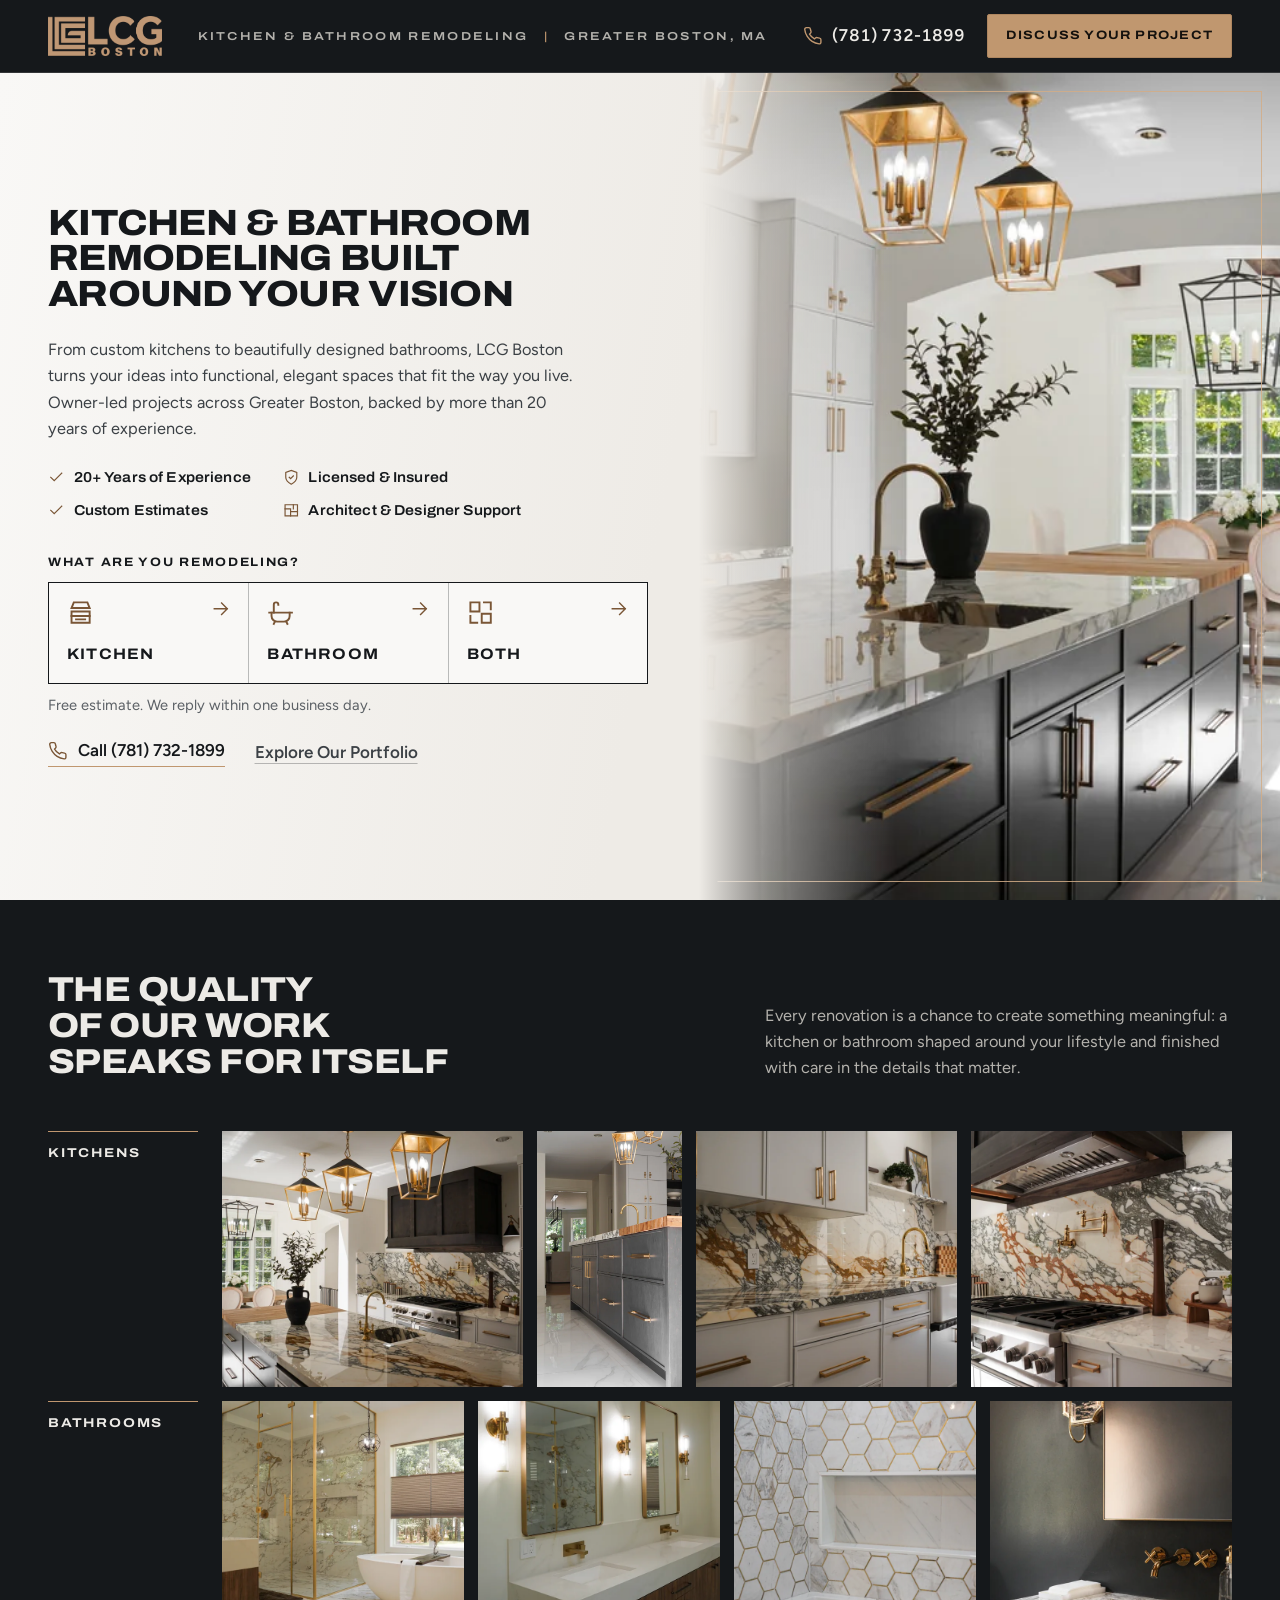
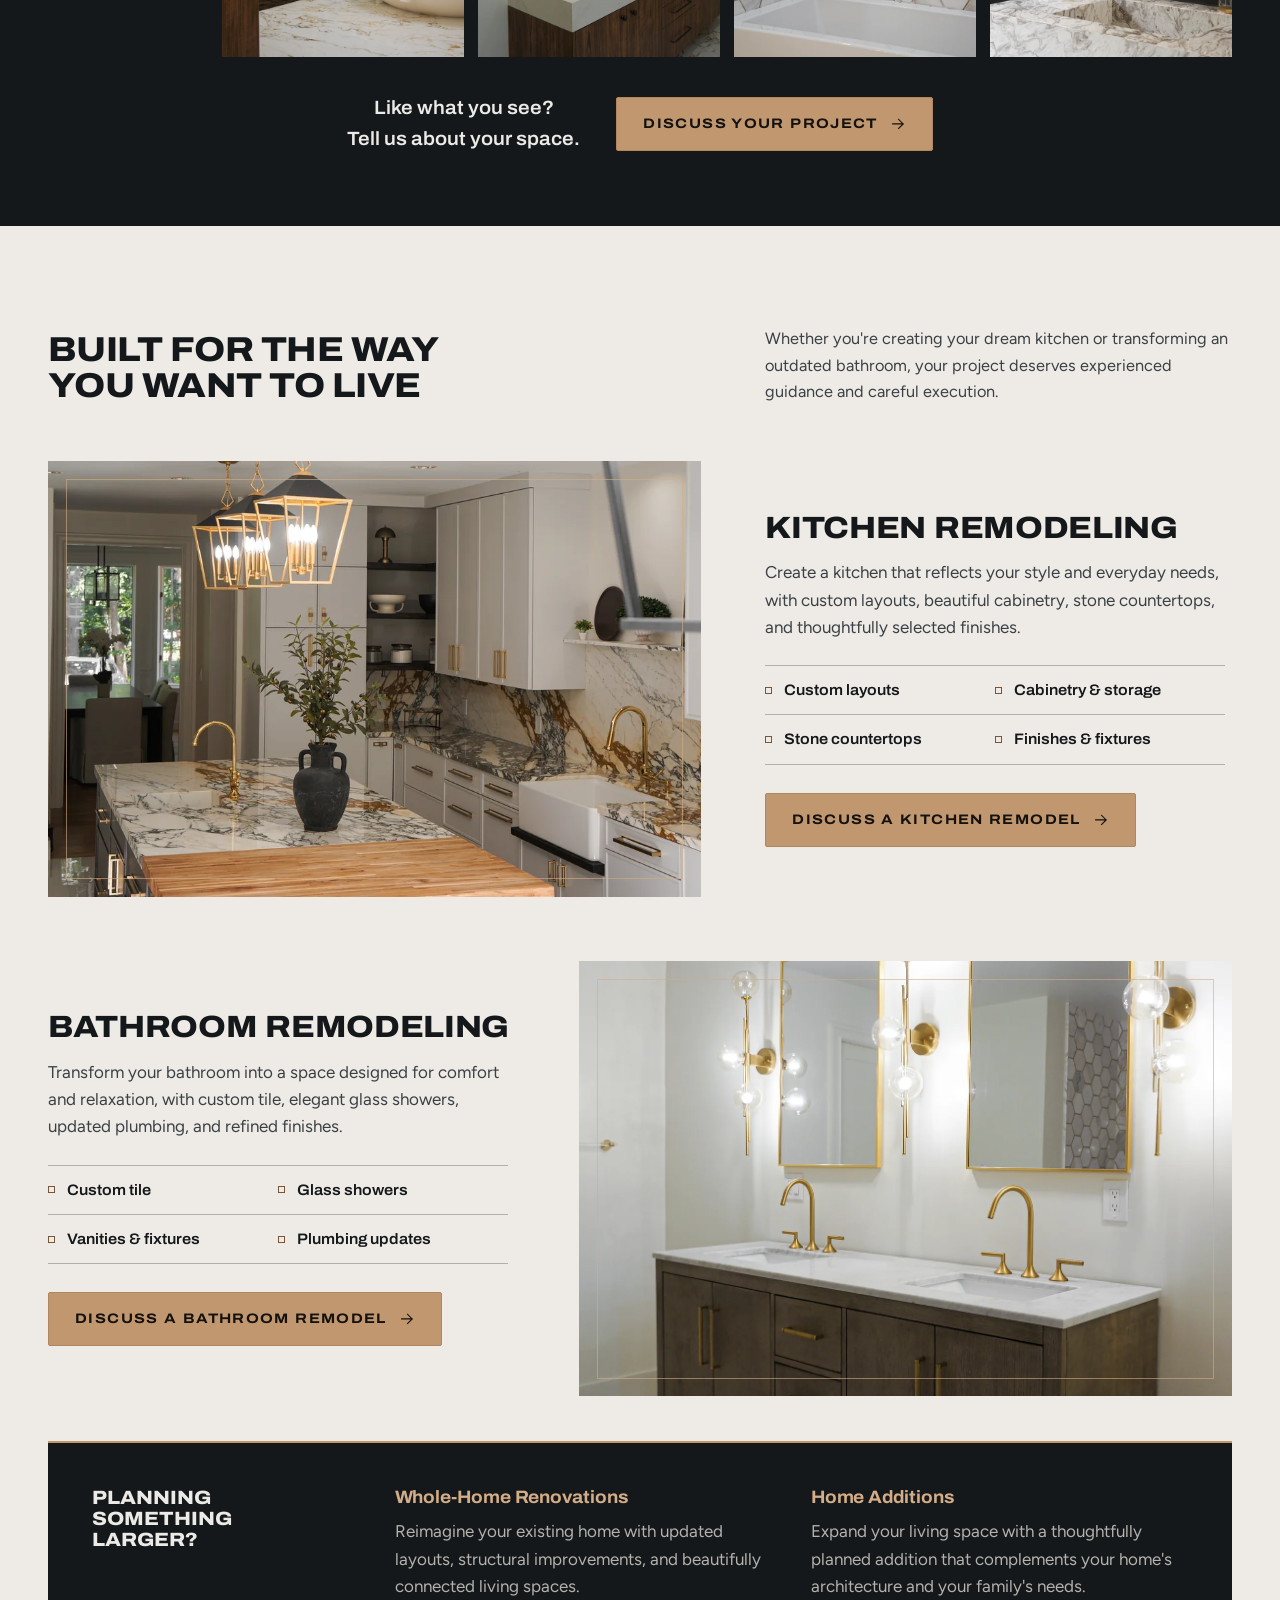
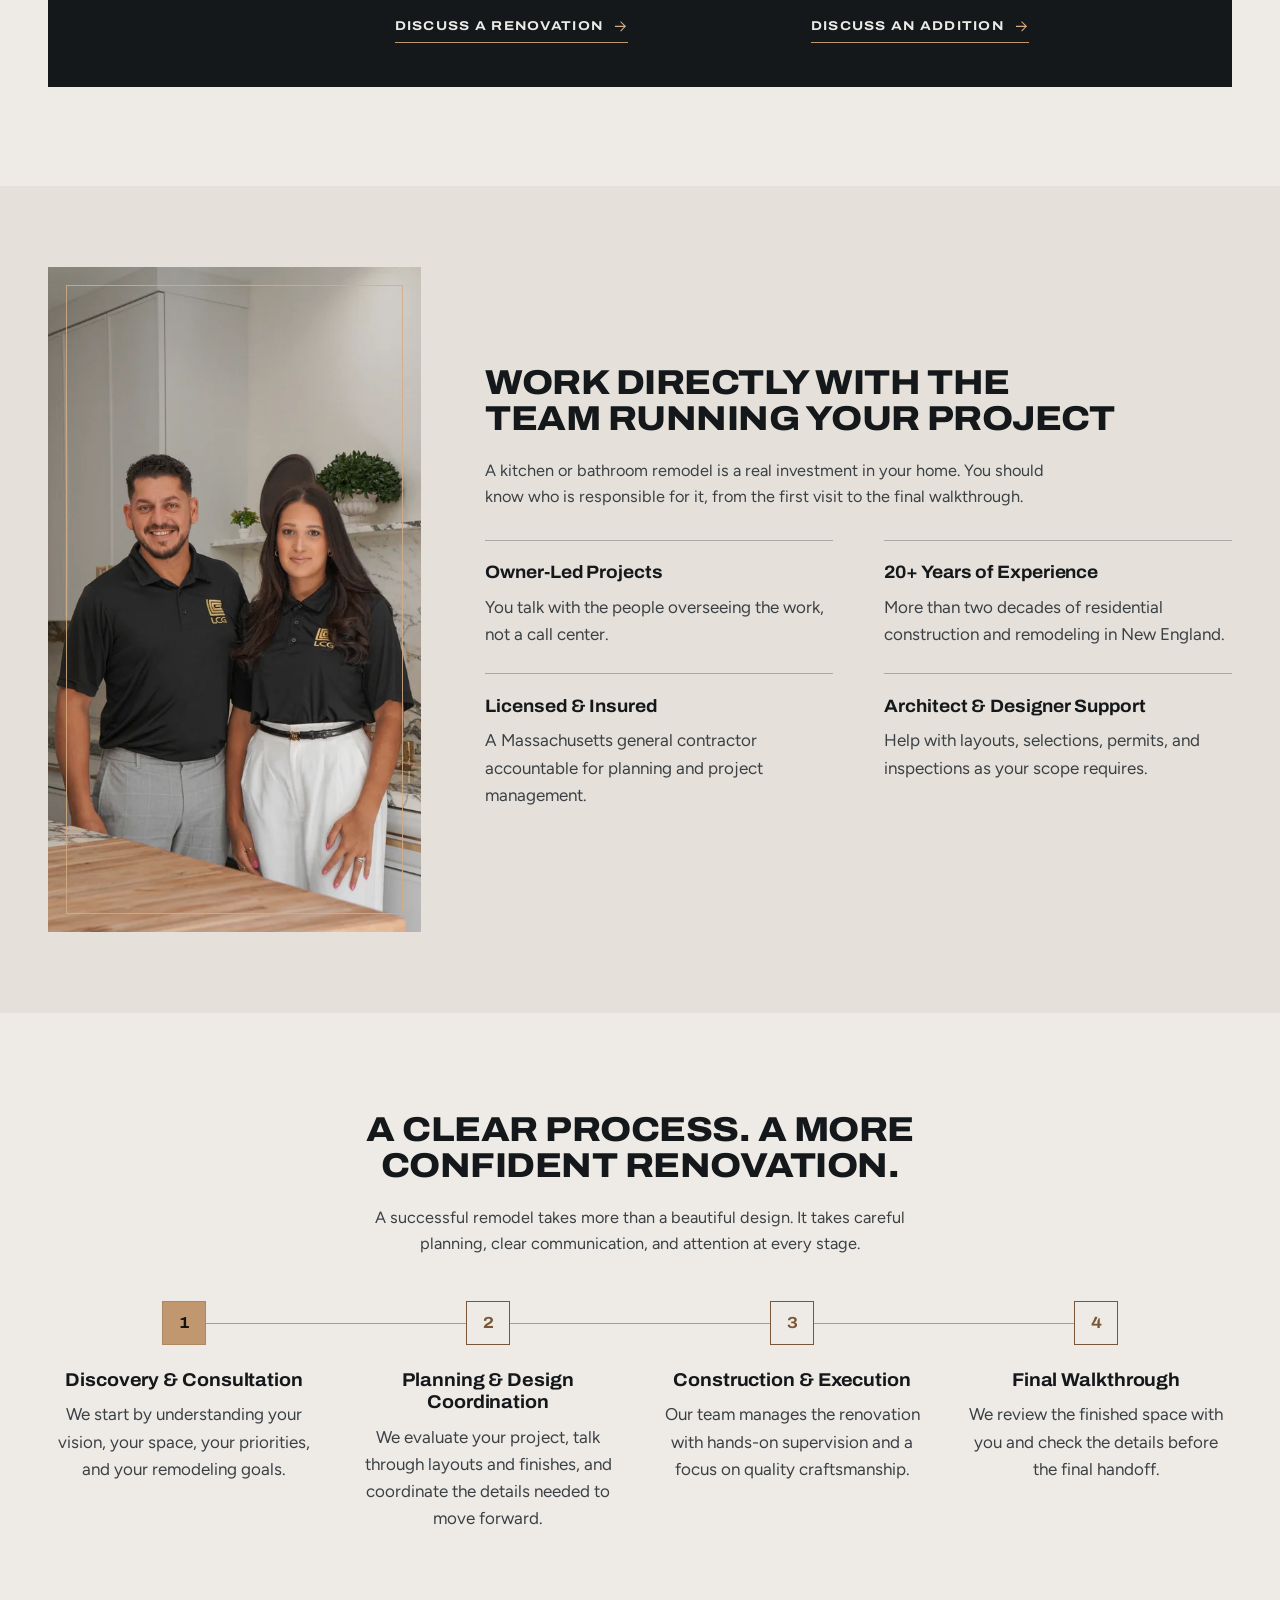
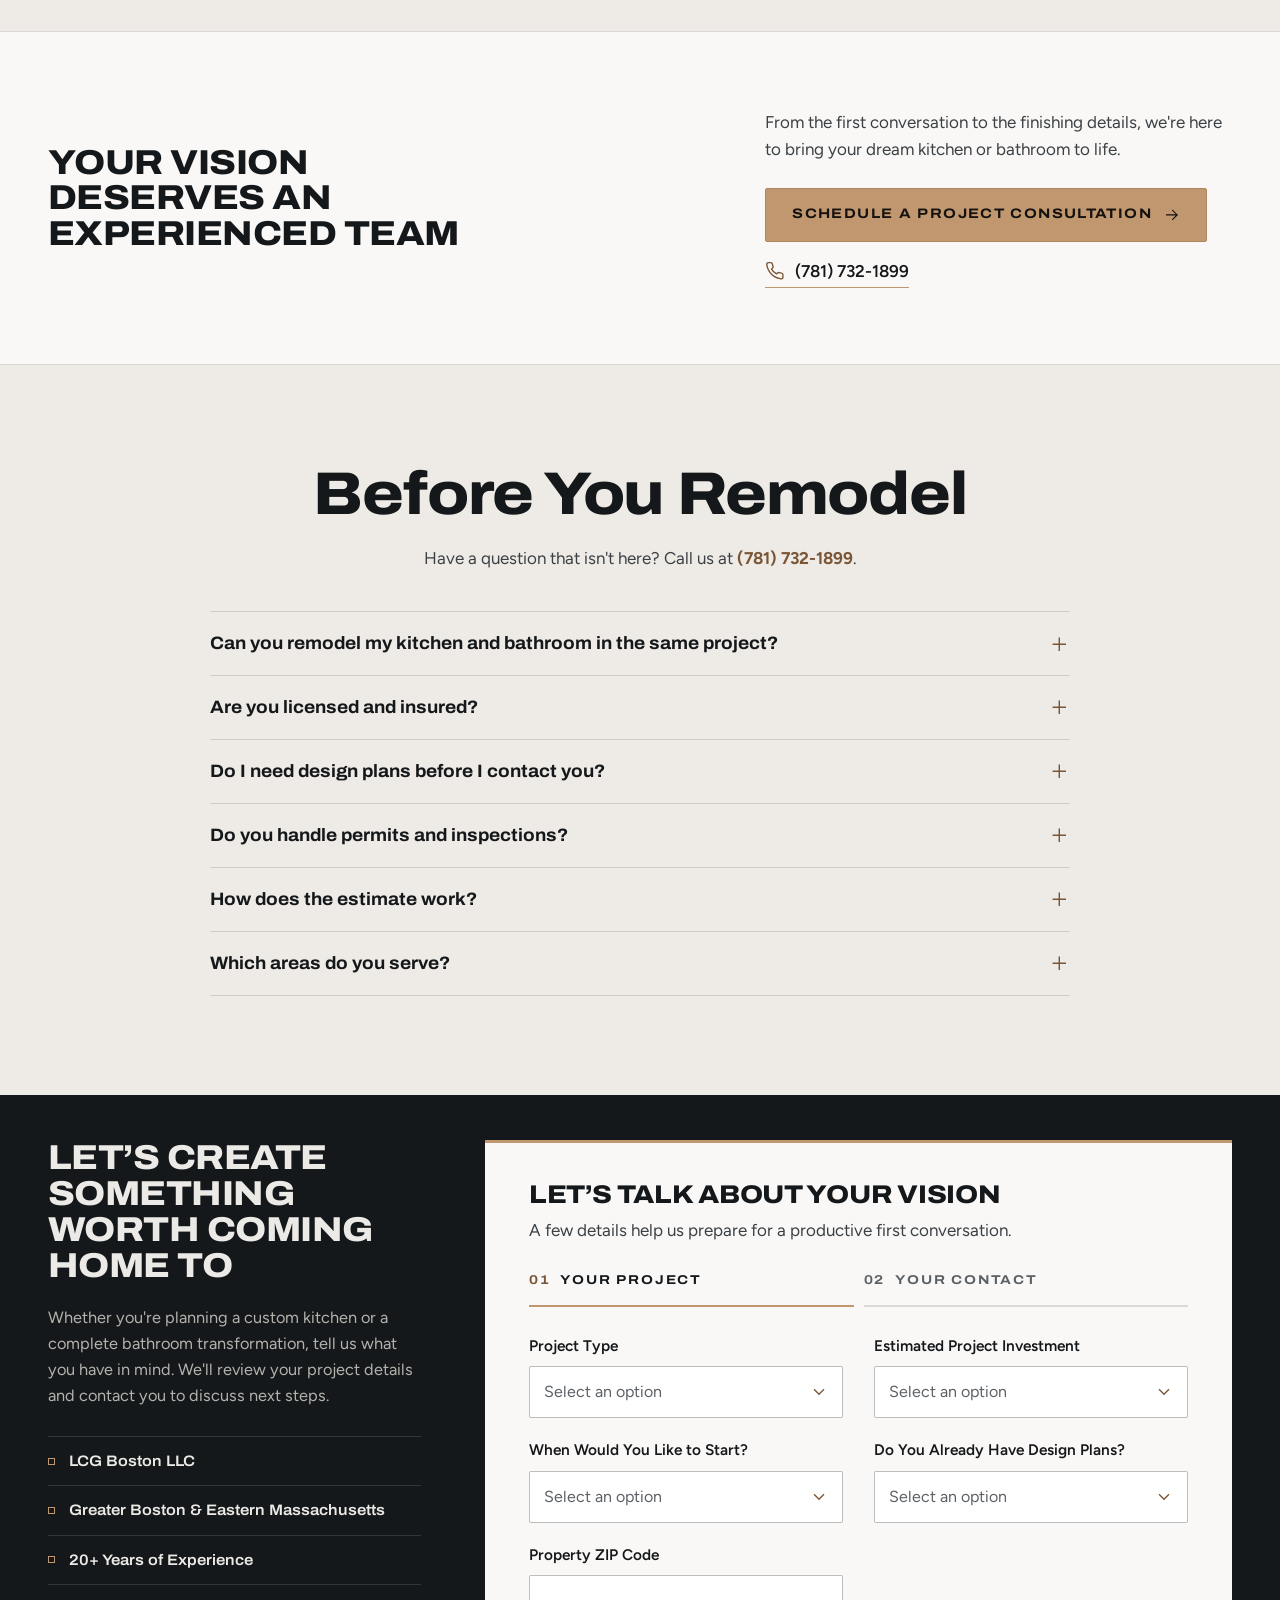
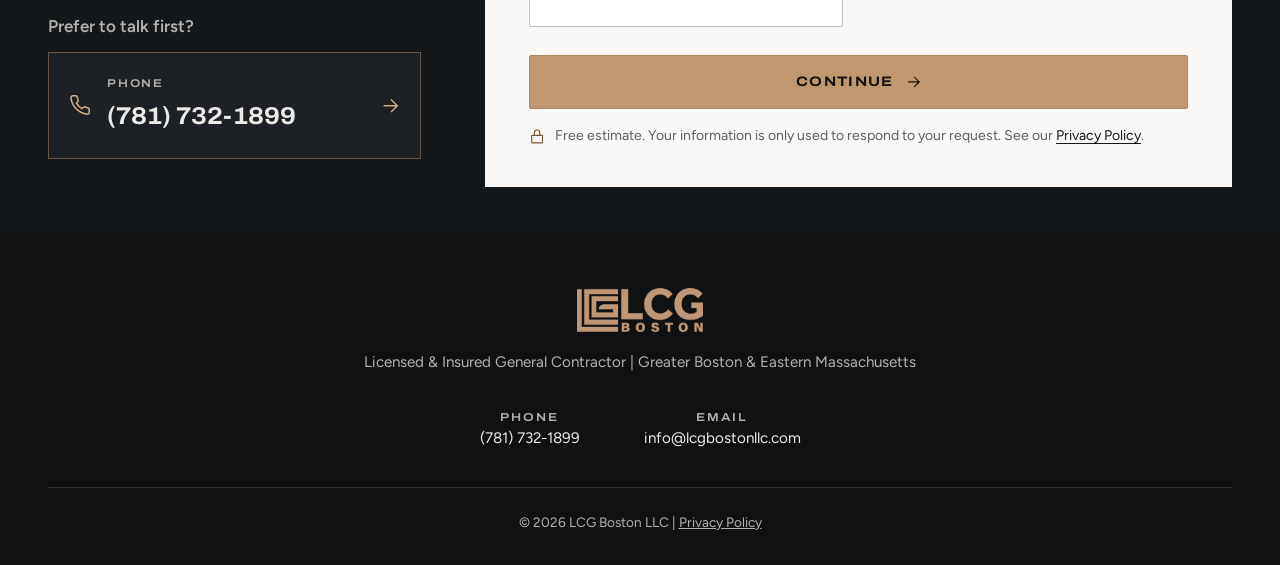
<file: kitchen-bathroom-remodeling/index.html>
<!doctype html>
<html lang="en">
<head>
  <meta charset="utf-8">
  <meta name="viewport" content="width=device-width, initial-scale=1, viewport-fit=cover">
  <!-- Google Tag Manager (same container as the main site) -->
  <script>(function(w,d,s,l,i){w[l]=w[l]||[];w[l].push({"gtm.start":
  new Date().getTime(),event:"gtm.js"});var f=d.getElementsByTagName(s)[0],
  j=d.createElement(s),dl=l!="dataLayer"?"&l="+l:"";j.async=true;j.src=
  "https://www.googletagmanager.com/gtm.js?id="+i+dl;f.parentNode.insertBefore(j,f);
  })(window,document,"script","dataLayer","GTM-NK6386ZL");</script>
  <!-- End Google Tag Manager -->
  <title>Kitchen &amp; Bathroom Remodeling in Greater Boston | LCG Boston</title>
  <meta name="description" content="Custom kitchen and bathroom remodeling in Greater Boston. Owner-led, licensed and insured, 20+ years of experience. Tell us about your project for a free estimate.">
  <meta name="theme-color" content="#15181B">
  <link rel="canonical" href="https://lcgbostonllc.com/kitchen-bathroom-remodeling/">
  <link rel="icon" href="/favicon.ico" sizes="any">
  <link rel="icon" type="image/png" sizes="32x32" href="/assets/img/icons/favicon-32.png">
  <link rel="apple-touch-icon" href="/assets/img/icons/apple-touch-icon.png">
  <link rel="manifest" href="/site.webmanifest">

  <meta property="og:type" content="website">
  <meta property="og:site_name" content="LCG Boston">
  <meta property="og:locale" content="en_US">
  <meta property="og:url" content="https://lcgbostonllc.com/kitchen-bathroom-remodeling/">
  <meta property="og:title" content="Kitchen &amp; Bathroom Remodeling in Greater Boston | LCG Boston">
  <meta property="og:description" content="Custom kitchens and bathrooms from an owner-led, licensed and insured contractor with 20+ years of experience. Tell us about your project for a free estimate.">
  <meta property="og:image" content="https://lcgbostonllc.com/assets/img/curated/kitchens/lcg-boston-kitchen-remodel-marble-island.webp">
  <meta property="og:image:alt" content="Remodeled kitchen with a dark island, veined stone countertops and brass pendant lights">
  <meta name="twitter:card" content="summary_large_image">

  <link rel="preconnect" href="https://fonts.googleapis.com">
  <link rel="preconnect" href="https://fonts.gstatic.com" crossorigin>
  <link href="https://fonts.googleapis.com/css2?family=Archivo:wdth,wght@100..125,500..800&family=Figtree:wght@400;500;600&display=swap" rel="stylesheet">
  <link rel="preload" as="image" media="(min-width: 900px)" href="/assets/img/curated/kitchens/lcg-boston-kitchen-remodel-marble-island.webp" imagesrcset="/assets/img/curated/kitchens/lcg-boston-kitchen-remodel-marble-island-960.webp 960w, /assets/img/curated/kitchens/lcg-boston-kitchen-remodel-marble-island.webp 2400w" imagesizes="46vw" fetchpriority="high">
  <link rel="stylesheet" href="/assets/css/lp.css?v=20261124-2">
  <script>document.documentElement.classList.add('js')</script>

  <script type="application/ld+json">
  {
    "@context": "https://schema.org",
    "@graph": [
      {
        "@type": "Service",
        "@id": "https://lcgbostonllc.com/kitchen-bathroom-remodeling/#service",
        "name": "Kitchen & Bathroom Remodeling",
        "serviceType": ["Kitchen remodeling", "Bathroom remodeling"],
        "url": "https://lcgbostonllc.com/kitchen-bathroom-remodeling/",
        "areaServed": ["Greater Boston", "Eastern Massachusetts"],
        "provider": {
          "@type": "GeneralContractor",
          "@id": "https://lcgbostonllc.com/#business",
          "name": "LCG Boston LLC",
          "url": "https://lcgbostonllc.com/",
          "telephone": "+1-781-732-1899",
          "email": "info@lcgbostonllc.com"
        }
      },
      {
        "@type": "FAQPage",
        "mainEntity": [
          { "@type": "Question", "name": "Can you remodel my kitchen and bathroom in the same project?", "acceptedAnswer": { "@type": "Answer", "text": "Yes. Choose Kitchen & Bathroom in the form and our team will talk with you about planning and coordinating both spaces as one project." } },
          { "@type": "Question", "name": "Are you licensed and insured?", "acceptedAnswer": { "@type": "Answer", "text": "Yes. LCG Boston is a licensed and insured Massachusetts general contractor. We can provide documentation as part of the project process." } },
          { "@type": "Question", "name": "Do I need design plans before I contact you?", "acceptedAnswer": { "@type": "Answer", "text": "No. Some homeowners come with plans ready and others are starting from an idea. We can coordinate layouts, finish selections, and architect or designer support when the project requires it." } },
          { "@type": "Question", "name": "Do you handle permits and inspections?", "acceptedAnswer": { "@type": "Answer", "text": "We coordinate the required permits and inspections as part of the renovation scope." } },
          { "@type": "Question", "name": "How does the estimate work?", "acceptedAnswer": { "@type": "Answer", "text": "The estimate is free. Tell us about your project through the form, our team reviews the details and contacts you to discuss next steps, including a site evaluation when appropriate. Your proposal is built around your home's actual scope." } },
          { "@type": "Question", "name": "Which areas do you serve?", "acceptedAnswer": { "@type": "Answer", "text": "We work with homeowners throughout Greater Boston and Eastern Massachusetts. Share your property ZIP code so our team can confirm availability in your area." } }
        ]
      }
    ]
  }
  </script>
</head>
<body data-lp="kitchen_bath">
  <!-- Google Tag Manager (noscript) -->
  <noscript><iframe src="https://www.googletagmanager.com/ns.html?id=GTM-NK6386ZL"
  height="0" width="0" style="display:none;visibility:hidden"></iframe></noscript>
  <!-- End Google Tag Manager (noscript) -->

  <svg width="0" height="0" style="position:absolute" aria-hidden="true" focusable="false">
    <defs>
      <symbol id="i-phone" viewBox="0 0 24 24"><path d="M22 16.92v3a2 2 0 0 1-2.18 2 19.79 19.79 0 0 1-8.63-3.07 19.5 19.5 0 0 1-6-6 19.79 19.79 0 0 1-3.07-8.67A2 2 0 0 1 4.11 2h3a2 2 0 0 1 2 1.72c.13.96.36 1.9.7 2.81a2 2 0 0 1-.45 2.11L8.09 9.91a16 16 0 0 0 6 6l1.27-1.27a2 2 0 0 1 2.11-.45c.91.34 1.85.57 2.81.7A2 2 0 0 1 22 16.92z"/></symbol>
      <symbol id="i-arrow" viewBox="0 0 24 24"><path d="M4 12h16M13 5l7 7-7 7"/></symbol>
      <symbol id="i-arrow-left" viewBox="0 0 24 24"><path d="M20 12H4M11 5l-7 7 7 7"/></symbol>
      <symbol id="i-check" viewBox="0 0 24 24"><path d="M20 6 9 17l-5-5"/></symbol>
      <symbol id="i-shield" viewBox="0 0 24 24"><path d="M12 22s8-4 8-10V5l-8-3-8 3v7c0 6 8 10 8 10z"/><path d="m9 12 2 2 4-4"/></symbol>
      <symbol id="i-lock" viewBox="0 0 24 24"><rect x="4" y="11" width="16" height="11" rx="1"/><path d="M8 11V7a4 4 0 0 1 8 0v4"/></symbol>
      <symbol id="i-plus" viewBox="0 0 24 24"><path d="M12 5v14M5 12h14"/></symbol>
      <symbol id="i-close" viewBox="0 0 24 24"><path d="M18 6 6 18M6 6l12 12"/></symbol>
      <symbol id="i-expand" viewBox="0 0 24 24"><path d="M15 3h6v6M9 21H3v-6M21 3l-7 7M3 21l7-7"/></symbol>
      <symbol id="i-plans" viewBox="0 0 24 24"><path d="M3 4h18v16H3z"/><path d="M3 10h8v10M11 14h10M15 4v6"/></symbol>
      <!-- Room marks for the hero chooser: a range under its hood, a tub on feet, and two joined rooms. -->
      <symbol id="i-kitchen" viewBox="0 0 24 24"><path d="M6 3h12l2 5H4z"/><path d="M4 11h16v10H4z"/><path d="M4 15h16"/><path d="M8 18h8"/></symbol>
      <symbol id="i-bath" viewBox="0 0 24 24"><path d="M2 12h20"/><path d="M4 12v3a5 5 0 0 0 5 5h6a5 5 0 0 0 5-5v-3"/><path d="M6 12V5a2 2 0 0 1 4 0"/><path d="m7 20-1 2M17 20l1 2"/></symbol>
      <symbol id="i-both" viewBox="0 0 24 24"><path d="M3 3h8v8H3zM13 13h8v8h-8z"/><path d="M15 3h6v6M3 15v6h6"/></symbol>
    </defs>
  </svg>

  <a class="skip" href="#main">Skip to content</a>

  <!-- ============ HEADER ============ -->
  <header class="hd">
    <div class="hd__inner wrap">
      <span class="hd__logo">
        <img src="/assets/img/brand/LOGO@3x.webp" alt="LCG Boston" width="2740" height="960">
      </span>
      <p class="hd__context">Kitchen &amp; Bath<b class="hd__st">room</b> Remodeling <span aria-hidden="true">|</span> Greater Boston<b class="hd__st">, MA</b></p>
      <div class="hd__actions">
        <a class="hd__phone" href="tel:+17817321899" data-phone="header">
          <svg class="i" aria-hidden="true"><use href="#i-phone"/></svg>
          <span>(781) 732-1899</span>
        </a>
        <a class="btn btn--primary btn--sm hd__cta" href="#request-estimate" data-cta="header">Discuss Your Project</a>
      </div>
    </div>
  </header>

  <main id="main">

    <!-- ============ HERO ============ -->
    <section class="hero hero--kb" aria-labelledby="hero-title">
      <div class="hero__copy">
        <h1 class="hero__title" id="hero-title"><span>Kitchen &amp; Bathroom</span> <span>Remodeling Built</span> <span>Around Your Vision</span></h1>
        <p class="hero__sub">From custom kitchens to beautifully designed bathrooms, LCG Boston turns your ideas into functional, elegant spaces that fit the way you live. Owner-led projects across Greater Boston, backed by more than 20 years of experience.</p>

        <ul class="trust" aria-label="Why homeowners trust LCG Boston">
          <li><svg class="i" aria-hidden="true"><use href="#i-check"/></svg>20+ Years of Experience</li>
          <li><svg class="i" aria-hidden="true"><use href="#i-shield"/></svg>Licensed &amp; Insured</li>
          <li><svg class="i" aria-hidden="true"><use href="#i-check"/></svg>Custom Estimates</li>
          <li><svg class="i" aria-hidden="true"><use href="#i-plans"/></svg>Architect &amp; Designer Support</li>
        </ul>

        <!-- One click starts the estimate: the choice is carried into the form below (lp.js, [data-pick]). -->
        <div class="chooser" role="group" aria-labelledby="chooser-label">
          <p class="chooser__label" id="chooser-label">What are you remodeling?</p>
          <div class="chooser__row">
            <a class="chooser__opt" href="#request-estimate" data-pick="Kitchen Remodeling" data-cta="hero-kitchen">
              <svg class="i chooser__icon" aria-hidden="true"><use href="#i-kitchen"/></svg>
              <span class="chooser__name">Kitchen</span>
              <svg class="i chooser__go" aria-hidden="true"><use href="#i-arrow"/></svg>
            </a>
            <a class="chooser__opt" href="#request-estimate" data-pick="Bathroom Remodeling" data-cta="hero-bathroom">
              <svg class="i chooser__icon" aria-hidden="true"><use href="#i-bath"/></svg>
              <span class="chooser__name">Bathroom</span>
              <svg class="i chooser__go" aria-hidden="true"><use href="#i-arrow"/></svg>
            </a>
            <a class="chooser__opt" href="#request-estimate" data-pick="Kitchen &amp; Bathroom Remodeling" data-cta="hero-both">
              <svg class="i chooser__icon" aria-hidden="true"><use href="#i-both"/></svg>
              <span class="chooser__name">Both</span>
              <svg class="i chooser__go" aria-hidden="true"><use href="#i-arrow"/></svg>
            </a>
          </div>
          <p class="chooser__micro">Free estimate. We reply within one business day.</p>
        </div>

        <div class="hero__links">
          <a class="link-call" href="tel:+17817321899" data-phone="hero">
            <svg class="i" aria-hidden="true"><use href="#i-phone"/></svg>Call (781) 732-1899
          </a>
          <a class="link-quiet" href="#work" data-cta="hero-portfolio">Explore Our Portfolio</a>
        </div>
      </div>

      <div class="duo">
        <figure class="duo__ph duo__ph--k frame">
          <img src="/assets/img/curated/kitchens/lcg-boston-kitchen-remodel-marble-island.webp" srcset="/assets/img/curated/kitchens/lcg-boston-kitchen-remodel-marble-island-960.webp 960w, /assets/img/curated/kitchens/lcg-boston-kitchen-remodel-marble-island.webp 2400w" sizes="(min-width: 900px) 46vw, 100vw" width="2400" height="1595" alt="Kitchen remodeled by LCG Boston with a dark island, veined stone countertops and brass pendant lights" fetchpriority="high" decoding="async">
        </figure>
      </div>
    </section>

    <!-- ============ PORTFOLIO ============ -->
    <section class="work work--kb sec band" id="work" aria-labelledby="work-title">
      <div class="wrap">
        <div class="split-head">
          <h2 class="h2" id="work-title">The Quality of Our Work Speaks for Itself</h2>
          <p class="lead">Every renovation is a chance to create something meaningful: a kitchen or bathroom shaped around your lifestyle and finished with care in the details that matter.</p>
        </div>

        <div class="gal" data-gallery>
          <div class="gal__row">
            <h3 class="gal__label">Kitchens</h3>
            <ul class="gal__list gal__list--k">
              <li class="gal__item gal__item--w">
                <button type="button" class="g__btn" data-full="/assets/img/curated/kitchens/lcg-boston-kitchen-remodel-range-and-island.webp" data-cap="Island facing the range and wood hood" aria-label="Enlarge photo: island facing the range and wood hood">
                  <img src="/assets/img/curated/kitchens/lcg-boston-kitchen-remodel-range-and-island-960.webp" srcset="/assets/img/curated/kitchens/lcg-boston-kitchen-remodel-range-and-island-960.webp 960w, /assets/img/curated/kitchens/lcg-boston-kitchen-remodel-range-and-island.webp 2400w" sizes="(max-width: 759px) 78vw, 30vw" width="2400" height="1595" alt="Kitchen island facing a professional range and a dark wood hood" loading="lazy" decoding="async">
                  <span class="g__zoom" aria-hidden="true"><svg class="i"><use href="#i-expand"/></svg></span>
                </button>
              </li>
              <li class="gal__item gal__item--t">
                <button type="button" class="g__btn" data-full="/assets/img/curated/kitchens/lcg-boston-kitchen-dark-island-cabinetry.webp" data-cap="Dark island cabinetry, brass pulls" aria-label="Enlarge photo: dark island cabinetry, brass pulls">
                  <img src="/assets/img/curated/kitchens/lcg-boston-kitchen-dark-island-cabinetry-960.webp" srcset="/assets/img/curated/kitchens/lcg-boston-kitchen-dark-island-cabinetry-960.webp 638w, /assets/img/curated/kitchens/lcg-boston-kitchen-dark-island-cabinetry.webp 1329w" sizes="(max-width: 759px) 52vw, 16vw" width="1329" height="2000" alt="Dark kitchen island cabinetry with brass pulls and a wood countertop extension" loading="lazy" decoding="async">
                  <span class="g__zoom" aria-hidden="true"><svg class="i"><use href="#i-expand"/></svg></span>
                </button>
              </li>
              <li class="gal__item gal__item--w">
                <button type="button" class="g__btn" data-full="/assets/img/curated/kitchens/lcg-boston-kitchen-farmhouse-sink-cabinets.webp" data-cap="Farmhouse sink and custom cabinets" aria-label="Enlarge photo: farmhouse sink and custom cabinets">
                  <img src="/assets/img/curated/kitchens/lcg-boston-kitchen-farmhouse-sink-cabinets-960.webp" srcset="/assets/img/curated/kitchens/lcg-boston-kitchen-farmhouse-sink-cabinets-960.webp 960w, /assets/img/curated/kitchens/lcg-boston-kitchen-farmhouse-sink-cabinets.webp 2000w" sizes="(max-width: 759px) 78vw, 26vw" width="2000" height="1366" alt="White farmhouse sink surrounded by custom cabinets and a veined stone backsplash" loading="lazy" decoding="async">
                  <span class="g__zoom" aria-hidden="true"><svg class="i"><use href="#i-expand"/></svg></span>
                </button>
              </li>
              <li class="gal__item gal__item--w">
                <button type="button" class="g__btn" data-full="/assets/img/curated/kitchens/lcg-boston-kitchen-range-stone-backsplash.webp" data-cap="Range wall with a stone backsplash" aria-label="Enlarge photo: range wall with a stone backsplash">
                  <img src="/assets/img/curated/kitchens/lcg-boston-kitchen-range-stone-backsplash-960.webp" srcset="/assets/img/curated/kitchens/lcg-boston-kitchen-range-stone-backsplash-960.webp 960w, /assets/img/curated/kitchens/lcg-boston-kitchen-range-stone-backsplash.webp 2000w" sizes="(max-width: 759px) 78vw, 26vw" width="2000" height="1329" alt="Stainless steel range with a veined stone backsplash and a brass pot filler" loading="lazy" decoding="async">
                  <span class="g__zoom" aria-hidden="true"><svg class="i"><use href="#i-expand"/></svg></span>
                </button>
              </li>
            </ul>
          </div>

          <div class="gal__row">
            <h3 class="gal__label">Bathrooms</h3>
            <ul class="gal__list gal__list--b">
              <li class="gal__item gal__item--t">
                <button type="button" class="g__btn" data-full="/assets/img/curated/bathrooms/lcg-boston-bathroom-skylight-gold-shower.webp" data-cap="Brass-framed glass shower under a skylight" aria-label="Enlarge photo: brass-framed glass shower under a skylight">
                  <img src="/assets/img/curated/bathrooms/lcg-boston-bathroom-skylight-gold-shower-960.webp" srcset="/assets/img/curated/bathrooms/lcg-boston-bathroom-skylight-gold-shower-960.webp 638w, /assets/img/curated/bathrooms/lcg-boston-bathroom-skylight-gold-shower.webp 1329w" sizes="(max-width: 759px) 52vw, 22vw" width="1329" height="2000" alt="Walk-in glass shower with a brass frame and marble-look walls under a skylight" loading="lazy" decoding="async">
                  <span class="g__zoom" aria-hidden="true"><svg class="i"><use href="#i-expand"/></svg></span>
                </button>
              </li>
              <li class="gal__item gal__item--t">
                <button type="button" class="g__btn" data-full="/assets/img/curated/bathrooms/lcg-boston-bathroom-double-vanity-wood.webp" data-cap="Wood double vanity, brass mirrors" aria-label="Enlarge photo: wood double vanity, brass mirrors">
                  <img src="/assets/img/curated/bathrooms/lcg-boston-bathroom-double-vanity-wood-960.webp" srcset="/assets/img/curated/bathrooms/lcg-boston-bathroom-double-vanity-wood-960.webp 638w, /assets/img/curated/bathrooms/lcg-boston-bathroom-double-vanity-wood.webp 1329w" sizes="(max-width: 759px) 52vw, 22vw" width="1329" height="2000" alt="Wood double vanity with a white top, wall-mounted brass faucets and brass-framed mirrors" loading="lazy" decoding="async">
                  <span class="g__zoom" aria-hidden="true"><svg class="i"><use href="#i-expand"/></svg></span>
                </button>
              </li>
              <li class="gal__item gal__item--t">
                <button type="button" class="g__btn" data-full="/assets/img/curated/bathrooms/lcg-boston-bathroom-tub-hexagon-tile.webp" data-cap="Hexagon tile with brass inlay around the tub" aria-label="Enlarge photo: hexagon tile with brass inlay around the tub">
                  <img src="/assets/img/curated/bathrooms/lcg-boston-bathroom-tub-hexagon-tile-960.webp" srcset="/assets/img/curated/bathrooms/lcg-boston-bathroom-tub-hexagon-tile-960.webp 638w, /assets/img/curated/bathrooms/lcg-boston-bathroom-tub-hexagon-tile.webp 1329w" sizes="(max-width: 759px) 52vw, 22vw" width="1329" height="2000" alt="Marble hexagon wall tile with brass inlay above a built-in tub and a recessed niche" loading="lazy" decoding="async">
                  <span class="g__zoom" aria-hidden="true"><svg class="i"><use href="#i-expand"/></svg></span>
                </button>
              </li>
              <li class="gal__item gal__item--t">
                <button type="button" class="g__btn" data-full="/assets/img/curated/bathrooms/lcg-boston-powder-room-stone-vanity.webp" data-cap="Stone sink, wall-mounted brass faucet" aria-label="Enlarge photo: stone sink, wall-mounted brass faucet">
                  <img src="/assets/img/curated/bathrooms/lcg-boston-powder-room-stone-vanity-960.webp" srcset="/assets/img/curated/bathrooms/lcg-boston-powder-room-stone-vanity-960.webp 638w, /assets/img/curated/bathrooms/lcg-boston-powder-room-stone-vanity.webp 1329w" sizes="(max-width: 759px) 52vw, 22vw" width="1329" height="2000" alt="Veined stone sink with a wall-mounted brass faucet in a powder room with charcoal walls" loading="lazy" decoding="async">
                  <span class="g__zoom" aria-hidden="true"><svg class="i"><use href="#i-expand"/></svg></span>
                </button>
              </li>
            </ul>
          </div>
        </div>

        <div class="work__cta">
          <p>Like what you see?<br> Tell us about your space.</p>
          <a class="btn btn--primary" href="#request-estimate" data-cta="portfolio">Discuss Your Project <svg class="i" aria-hidden="true"><use href="#i-arrow"/></svg></a>
        </div>
      </div>
    </section>

    <!-- ============ SERVICES ============ -->
    <section class="svc sec" id="services" aria-labelledby="svc-title">
      <div class="wrap">
        <div class="split-head">
          <h2 class="h2" id="svc-title">Built for the Way You Want to Live</h2>
          <p class="lead">Whether you're creating your dream kitchen or transforming an outdated bathroom, your project deserves experienced guidance and careful execution.</p>
        </div>

        <div class="svc__rows">
          <article class="svc__item">
            <figure class="svc__media frame frame--quiet">
              <img src="/assets/img/curated/kitchens/lcg-boston-kitchen-custom-cabinets-brass-pendants-960.webp" srcset="/assets/img/curated/kitchens/lcg-boston-kitchen-custom-cabinets-brass-pendants-960.webp 960w, /assets/img/curated/kitchens/lcg-boston-kitchen-custom-cabinets-brass-pendants.webp 2000w" sizes="(max-width: 899px) 100vw, 56vw" width="2000" height="1329" alt="Custom kitchen cabinets with brass handles, pendant lights and a wood counter extension" loading="lazy" decoding="async">
            </figure>
            <div class="svc__text">
              <h3 class="svc__title">Kitchen Remodeling</h3>
              <p>Create a kitchen that reflects your style and everyday needs, with custom layouts, beautiful cabinetry, stone countertops, and thoughtfully selected finishes.</p>
              <ul class="svc__scope">
                <li>Custom layouts</li>
                <li>Cabinetry &amp; storage</li>
                <li>Stone countertops</li>
                <li>Finishes &amp; fixtures</li>
              </ul>
              <a class="btn btn--primary" href="#request-estimate" data-pick="Kitchen Remodeling" data-cta="services-kitchen">Discuss a Kitchen Remodel <svg class="i" aria-hidden="true"><use href="#i-arrow"/></svg></a>
            </div>
          </article>
          <article class="svc__item svc__item--rev">
            <figure class="svc__media svc__media--b frame frame--quiet">
              <img src="/assets/img/curated/bathrooms/lcg-boston-bathroom-double-vanity-brass-lights-960.webp" srcset="/assets/img/curated/bathrooms/lcg-boston-bathroom-double-vanity-brass-lights-960.webp 638w, /assets/img/curated/bathrooms/lcg-boston-bathroom-double-vanity-brass-lights.webp 1329w" sizes="(max-width: 899px) 100vw, 56vw" width="1329" height="2000" alt="Double vanity with brass faucets, brass-framed mirrors and glass globe sconces" loading="lazy" decoding="async">
            </figure>
            <div class="svc__text">
              <h3 class="svc__title">Bathroom Remodeling</h3>
              <p>Transform your bathroom into a space designed for comfort and relaxation, with custom tile, elegant glass showers, updated plumbing, and refined finishes.</p>
              <ul class="svc__scope">
                <li>Custom tile</li>
                <li>Glass showers</li>
                <li>Vanities &amp; fixtures</li>
                <li>Plumbing updates</li>
              </ul>
              <a class="btn btn--primary" href="#request-estimate" data-pick="Bathroom Remodeling" data-cta="services-bathroom">Discuss a Bathroom Remodel <svg class="i" aria-hidden="true"><use href="#i-arrow"/></svg></a>
            </div>
          </article>
        </div>

        <div class="svc__more band">
          <p class="svc__more-title">Planning something larger?</p>
          <ul class="svc__list">
            <li class="svc__row">
              <h3>Whole-Home Renovations</h3>
              <p>Reimagine your existing home with updated layouts, structural improvements, and beautifully connected living spaces.</p>
              <a class="link-go" href="#request-estimate" data-pick="Whole-Home Renovation" data-cta="services-renovation">Discuss a Renovation <svg class="i" aria-hidden="true"><use href="#i-arrow"/></svg></a>
            </li>
            <li class="svc__row">
              <h3>Home Additions</h3>
              <p>Expand your living space with a thoughtfully planned addition that complements your home's architecture and your family's needs.</p>
              <a class="link-go" href="#request-estimate" data-pick="Home Addition" data-cta="services-addition">Discuss an Addition <svg class="i" aria-hidden="true"><use href="#i-arrow"/></svg></a>
            </li>
          </ul>
        </div>
      </div>
    </section>

    <!-- ============ OWNER-LED ============ -->
    <section class="why sec" aria-labelledby="why-title">
      <div class="wrap why__grid">
        <figure class="why__media frame">
          <img src="/assets/img/curated/about-us/lcg-boston-about-us-team-portrait-960.webp" srcset="/assets/img/curated/about-us/lcg-boston-about-us-team-portrait-960.webp 638w, /assets/img/curated/about-us/lcg-boston-about-us-team-portrait.webp 1329w" sizes="(min-width: 900px) 34vw, 80vw" width="1329" height="2000" alt="Two LCG Boston team members wearing branded shirts in a finished kitchen" loading="lazy" decoding="async">
        </figure>
        <div class="why__body">
          <h2 class="h2" id="why-title">Work Directly<br class="br-m"> With the Team<br class="br-m"> Running Your<br class="br-m"> Project</h2>
          <p class="lead">A kitchen or bathroom remodel is a real investment in your home. You should know who is responsible for it, from the first visit to the final walkthrough.</p>
          <ul class="pillars">
            <li>
              <h3>Owner-Led Projects</h3>
              <p>You talk with the people overseeing the work, not a call center.</p>
            </li>
            <li>
              <h3>20+ Years of Experience</h3>
              <p>More than two decades of residential construction and remodeling in New England.</p>
            </li>
            <li>
              <h3>Licensed &amp; Insured</h3>
              <p>A Massachusetts general contractor accountable for planning and project management.</p>
            </li>
            <li>
              <h3>Architect &amp; Designer Support</h3>
              <p>Help with layouts, selections, permits, and inspections as your scope requires.</p>
            </li>
          </ul>
        </div>
      </div>
    </section>

    <!-- ============ PROCESS ============ -->
    <section class="process sec" aria-labelledby="process-title">
      <div class="wrap">
        <h2 class="h2 process__title" id="process-title">A Clear Process. A More Confident Renovation.</h2>
        <p class="lead process__lead">A successful remodel takes more than a beautiful design. It takes careful planning, clear communication, and attention at every stage.</p>
        <ol class="steps">
          <li class="step">
            <span class="step__node" aria-hidden="true">1</span>
            <h3>Discovery &amp; Consultation</h3>
            <p>We start by understanding your vision, your space, your priorities, and your remodeling goals.</p>
          </li>
          <li class="step">
            <span class="step__node" aria-hidden="true">2</span>
            <h3>Planning &amp; Design Coordination</h3>
            <p>We evaluate your project, talk through layouts and finishes, and coordinate the details needed to move forward.</p>
          </li>
          <li class="step">
            <span class="step__node" aria-hidden="true">3</span>
            <h3>Construction &amp; Execution</h3>
            <p>Our team manages the renovation with hands-on supervision and a focus on quality craftsmanship.</p>
          </li>
          <li class="step">
            <span class="step__node" aria-hidden="true">4</span>
            <h3>Final Walkthrough</h3>
            <p>We review the finished space with you and check the details before the final handoff.</p>
          </li>
        </ol>
      </div>
    </section>

    <!-- ============ CALLOUT ============ -->
    <section class="callout" aria-labelledby="callout-title">
      <div class="wrap callout__inner">
        <h2 class="h2" id="callout-title">Your Vision Deserves an Experienced Team</h2>
        <div class="callout__body">
          <p>From the first conversation to the finishing details, we're here to bring your dream kitchen or bathroom to life.</p>
          <div class="callout__actions">
            <a class="btn btn--primary" href="#request-estimate" data-cta="callout">Schedule a Project Consultation <svg class="i" aria-hidden="true"><use href="#i-arrow"/></svg></a>
            <a class="link-call" href="tel:+17817321899" data-phone="callout"><svg class="i" aria-hidden="true"><use href="#i-phone"/></svg>(781) 732-1899</a>
          </div>
        </div>
      </div>
    </section>

    <!-- ============ FAQ ============ -->
    <section class="faq sec" aria-labelledby="faq-title">
      <div class="wrap faq__grid">
        <div class="faq__head">
          <h2 class="h2 h2--one" id="faq-title">Before You Remodel</h2>
          <p class="faq__note">Have a question that isn't here? Call us at <a href="tel:+17817321899" data-phone="faq">(781) 732-1899</a>.</p>
        </div>
        <div class="faq__list">
          <details class="qa">
            <summary>Can you remodel my kitchen and bathroom in the same project?<svg class="i" aria-hidden="true"><use href="#i-plus"/></svg></summary>
            <p>Yes. Choose Kitchen &amp; Bathroom in the form and our team will talk with you about planning and coordinating both spaces as one project.</p>
          </details>
          <details class="qa">
            <summary>Are you licensed and insured?<svg class="i" aria-hidden="true"><use href="#i-plus"/></svg></summary>
            <p>Yes. LCG Boston is a licensed and insured Massachusetts general contractor. We can provide documentation as part of the project process.</p>
          </details>
          <details class="qa">
            <summary>Do I need design plans before I contact you?<svg class="i" aria-hidden="true"><use href="#i-plus"/></svg></summary>
            <p>No. Some homeowners come with plans ready and others are starting from an idea. We can coordinate layouts, finish selections, and architect or designer support when the project requires it.</p>
          </details>
          <details class="qa">
            <summary>Do you handle permits and inspections?<svg class="i" aria-hidden="true"><use href="#i-plus"/></svg></summary>
            <p>We coordinate the required permits and inspections as part of the renovation scope.</p>
          </details>
          <details class="qa">
            <summary>How does the estimate work?<svg class="i" aria-hidden="true"><use href="#i-plus"/></svg></summary>
            <p>The estimate is free. Tell us about your project through the form, our team reviews the details and contacts you to discuss next steps, including a site evaluation when appropriate. Your proposal is built around your home's actual scope.</p>
          </details>
          <details class="qa">
            <summary>Which areas do you serve?<svg class="i" aria-hidden="true"><use href="#i-plus"/></svg></summary>
            <p>We work with homeowners throughout Greater Boston and Eastern Massachusetts. Share your property ZIP code so our team can confirm availability in your area.</p>
          </details>
        </div>
      </div>
    </section>

    <!-- ============ FINAL CONVERSION ============ -->
    <section class="estimate sec band" id="request-estimate" aria-labelledby="estimate-title">
      <div class="wrap estimate__grid">
        <div class="estimate__intro">
          <h2 class="h2" id="estimate-title">Let&rsquo;s Create Something Worth Coming Home To</h2>
          <p class="lead">Whether you're planning a custom kitchen or a complete bathroom transformation, tell us what you have in mind. We'll review your project details and contact you to discuss next steps.</p>
          <ul class="facts">
            <li>LCG Boston LLC</li>
            <li>Greater Boston &amp; Eastern Massachusetts</li>
            <li>20+ Years of Experience</li>
          </ul>
          <p class="estimate__alt">Prefer to talk first?</p>
          <ul class="ccards" aria-label="Call LCG Boston">
            <li>
              <a class="ccard ccard--phone" href="tel:+17817321899" data-phone="form-aside">
                <svg class="i ccard__icon" aria-hidden="true"><use href="#i-phone"/></svg>
                <span class="ccard__body"><span class="ccard__label">Phone</span><span class="ccard__value">(781) 732-1899</span></span>
                <svg class="i ccard__go" aria-hidden="true"><use href="#i-arrow"/></svg>
              </a>
            </li>
          </ul>
        </div>

        <div class="panel">
          <div class="panel__head">
            <h3 class="panel__title">Let&rsquo;s Talk About Your Vision</h3>
            <p>A few details help us prepare for a productive first conversation.</p>
          </div>
          <!-- Same delivery as the main site form: Web3Forms (email of record) + copy to the lead webhook. Spam guard: /assets/js/antispam.js -->
          <form class="lead-form lead-form--kb" id="kitchen-bath-form" data-lead-form novalidate
            method="post" data-endpoint="https://api.web3forms.com/submit"
            data-form-id="form01"
            data-lead-webhook="https://ironwarden.eusouts.com/hooks/leads/XHfiTJES4hdEWDAxfTNrbPzmboiZ4NHuAyOgH12_nNM"
            data-thanks-url="/kitchen-bathroom-remodeling/thank-you">
            <input type="hidden" name="access_key" value="203d0455-c031-4c0c-897c-7a4f1c00f657">
            <input type="hidden" name="subject" value="New kitchen &amp; bath project request | Kitchen &amp; Bath LP">
            <input type="hidden" name="from_name" value="LCG Boston website">
            <input type="hidden" name="service" value="Kitchen &amp; Bathroom Remodel">
            <input type="hidden" name="lead_source" value="Kitchen &amp; Bath LP">
            <div data-attribution></div>

            <div class="lead-form__progress" data-progress hidden>
              <span class="sr-only" data-progress-text aria-live="polite">Step 1 of 2</span>
              <ol class="stepper" aria-hidden="true">
                <li class="stepper__item" data-stepper><span class="stepper__num">01</span>Your project</li>
                <li class="stepper__item" data-stepper><span class="stepper__num">02</span>Your contact</li>
              </ol>
            </div>

            <div class="lead-form__cols">
              <fieldset class="fs" data-step>
                <legend class="fs__title"><span class="fs__num" aria-hidden="true">01</span>Your project</legend>

                <div class="field">
                  <label for="f-project_type">Project Type</label>
                  <select id="f-project_type" name="project_type" required aria-describedby="f-project_type-err">
                    <option value="" disabled selected>Select an option</option>
                    <option>Kitchen Remodeling</option>
                    <option>Bathroom Remodeling</option>
                    <option>Kitchen &amp; Bathroom Remodeling</option>
                    <option>Whole-Home Renovation</option>
                    <option>Home Addition</option>
                    <option>Other</option>
                  </select>
                  <p class="field__err" id="f-project_type-err"></p>
                </div>

                <div class="field">
                  <label for="f-budget">Estimated Project Investment</label>
                  <select id="f-budget" name="budget" required aria-describedby="f-budget-err">
                    <option value="" disabled selected>Select an option</option>
                    <option>Under $40K</option>
                    <option>$40K to $75K</option>
                    <option>$75K to $150K</option>
                    <option>$150K to $300K</option>
                    <option>$300K+</option>
                    <option>Prefer to Discuss</option>
                  </select>
                  <p class="field__err" id="f-budget-err"></p>
                </div>

                <div class="field">
                  <label for="f-start">When Would You Like to Start?</label>
                  <select id="f-start" name="start" required aria-describedby="f-start-err">
                    <option value="" disabled selected>Select an option</option>
                    <option>Within 3 Months</option>
                    <option>3 to 6 Months</option>
                    <option>6 to 12 Months</option>
                    <option>12+ Months</option>
                    <option>Not Sure Yet</option>
                  </select>
                  <p class="field__err" id="f-start-err"></p>
                </div>

                <div class="field">
                  <label for="f-plans">Do You Already Have Design Plans?</label>
                  <select id="f-plans" name="plans" required aria-describedby="f-plans-err">
                    <option value="" disabled selected>Select an option</option>
                    <option>Yes, Plans Are Ready</option>
                    <option>In Progress</option>
                    <option>No, I Need Design Support</option>
                  </select>
                  <p class="field__err" id="f-plans-err"></p>
                </div>

                <div class="field">
                  <label for="f-zip">Property ZIP Code</label>
                  <input id="f-zip" name="zip" type="text" inputmode="numeric" autocomplete="postal-code" maxlength="5" pattern="[0-9]{5}" required aria-describedby="f-zip-err f-zip-note">
                  <p class="field__err" id="f-zip-err"></p>
                  <p class="field__note" id="f-zip-note" aria-live="polite"></p>
                </div>
              </fieldset>

              <fieldset class="fs" data-step>
                <legend class="fs__title"><span class="fs__num" aria-hidden="true">02</span>Your contact</legend>

                <div class="field">
                  <label for="f-first_name">First Name</label>
                  <input id="f-first_name" name="first_name" type="text" autocomplete="given-name" required aria-describedby="f-first_name-err">
                  <p class="field__err" id="f-first_name-err"></p>
                </div>
                <div class="field">
                  <label for="f-last_name">Last Name</label>
                  <input id="f-last_name" name="last_name" type="text" autocomplete="family-name" required aria-describedby="f-last_name-err">
                  <p class="field__err" id="f-last_name-err"></p>
                </div>
                <div class="field">
                  <label for="f-email">Email Address</label>
                  <input id="f-email" name="email" type="email" autocomplete="email" autocapitalize="off" spellcheck="false" required aria-describedby="f-email-err">
                  <p class="field__err" id="f-email-err"></p>
                </div>
                <div class="field">
                  <label for="f-phone">Phone Number</label>
                  <input id="f-phone" name="phone" type="tel" inputmode="tel" autocomplete="tel-national" required aria-describedby="f-phone-err">
                  <p class="field__err" id="f-phone-err"></p>
                </div>
                <div class="field field--full">
                  <label for="f-details">Tell Us About Your Project <span class="opt-tag">(optional)</span></label>
                  <p class="field__help field__help--above" id="f-details-help">Rooms, size, layout, finishes, or anything else we should know.</p>
                  <textarea id="f-details" name="details" rows="3" maxlength="2000" aria-describedby="f-details-help"></textarea>
                </div>
              </fieldset>
            </div>

            <!-- Spam traps (antispam.js): hidden from people, bots fill them -->
            <input class="hp" type="text" name="company" tabindex="-1" autocomplete="off" aria-hidden="true" data-hp>
            <input class="hp" type="checkbox" name="botcheck" tabindex="-1" autocomplete="off" aria-hidden="true" data-hp>

            <div class="lead-form__nav">
              <button class="btn btn--ghost-dark" type="button" data-back hidden><svg class="i" aria-hidden="true"><use href="#i-arrow-left"/></svg>Back</button>
              <button class="btn btn--primary btn--block" type="button" data-next hidden>Continue <svg class="i" aria-hidden="true"><use href="#i-arrow"/></svg></button>
              <button class="btn btn--primary btn--block btn--lg" type="submit" data-submit disabled><span data-submit-label>Discuss My Project</span><svg class="i" aria-hidden="true"><use href="#i-arrow"/></svg></button>
            </div>
            <p class="lead-form__status" role="alert" data-status></p>
            <p class="lead-form__privacy"><svg class="i" aria-hidden="true"><use href="#i-lock"/></svg><span>Free estimate. Your information is only used to respond to your request. See our <a href="/privacy-policy">Privacy Policy</a>.</span></p>
          </form>

          <div class="thanks" data-thanks hidden tabindex="-1">
            <h3 class="thanks__title"><svg class="i thanks__check" aria-hidden="true"><use href="#i-check"/></svg>Thank You. Your Project Request Is In</h3>
            <p>Our team will reach out within one business day to talk about your project and the next steps.</p>
            <p class="thanks__alt">Need to speak with us sooner? Call <a href="tel:+17817321899" data-phone="thanks-text">(781) 732-1899</a>.</p>
            <a class="btn btn--primary" href="tel:+17817321899" data-phone="thanks-button"><svg class="i" aria-hidden="true"><use href="#i-phone"/></svg>Call LCG Boston</a>
          </div>
        </div>
      </div>
    </section>
  </main>

  <!-- ============ FOOTER ============ -->
  <footer class="ft">
    <div class="wrap ft__inner">
      <div class="ft__brand">
        <img src="/assets/img/brand/LOGO@3x.webp" alt="LCG Boston" width="2740" height="960" loading="lazy">
        <p>Licensed &amp; Insured General Contractor <span aria-hidden="true">|</span> Greater Boston &amp; Eastern Massachusetts</p>
      </div>
      <dl class="ft__contact">
        <div><dt>Phone</dt><dd><a href="tel:+17817321899" data-phone="footer">(781) 732-1899</a></dd></div>
        <div><dt>Email</dt><dd><a href="mailto:info@lcgbostonllc.com">info@lcgbostonllc.com</a></dd></div>
      </dl>
    </div>
    <div class="wrap"><p class="ft__legal">© 2026 LCG Boston LLC <span aria-hidden="true">|</span> <a href="/privacy-policy">Privacy Policy</a></p></div>
  </footer>

  <!-- Mobile action bar -->
  <div class="mbar" data-mbar>
    <a class="mbar__call" href="tel:+17817321899" data-phone="mobile-bar"><svg class="i" aria-hidden="true"><use href="#i-phone"/></svg>Call LCG Boston</a>
    <a class="mbar__cta" href="#request-estimate" data-cta="mobile-bar">Free Estimate</a>
  </div>

  <!-- Gallery viewer -->
  <dialog class="viewer" data-viewer aria-label="Project photo">
    <figure class="viewer__fig">
      <img data-viewer-img alt="">
      <figcaption data-viewer-cap></figcaption>
    </figure>
    <button class="viewer__btn viewer__close" type="button" data-viewer-close aria-label="Close photo"><svg class="i" aria-hidden="true"><use href="#i-close"/></svg></button>
    <button class="viewer__btn viewer__prev" type="button" data-viewer-prev aria-label="Previous photo"><svg class="i" aria-hidden="true"><use href="#i-arrow-left"/></svg></button>
    <button class="viewer__btn viewer__next" type="button" data-viewer-next aria-label="Next photo"><svg class="i" aria-hidden="true"><use href="#i-arrow"/></svg></button>
  </dialog>

  <script src="/assets/js/antispam.js?v=20261116-2" defer></script>
  <script src="/assets/js/lp.js?v=20261124-2" defer></script>
</body>
</html>
</file>
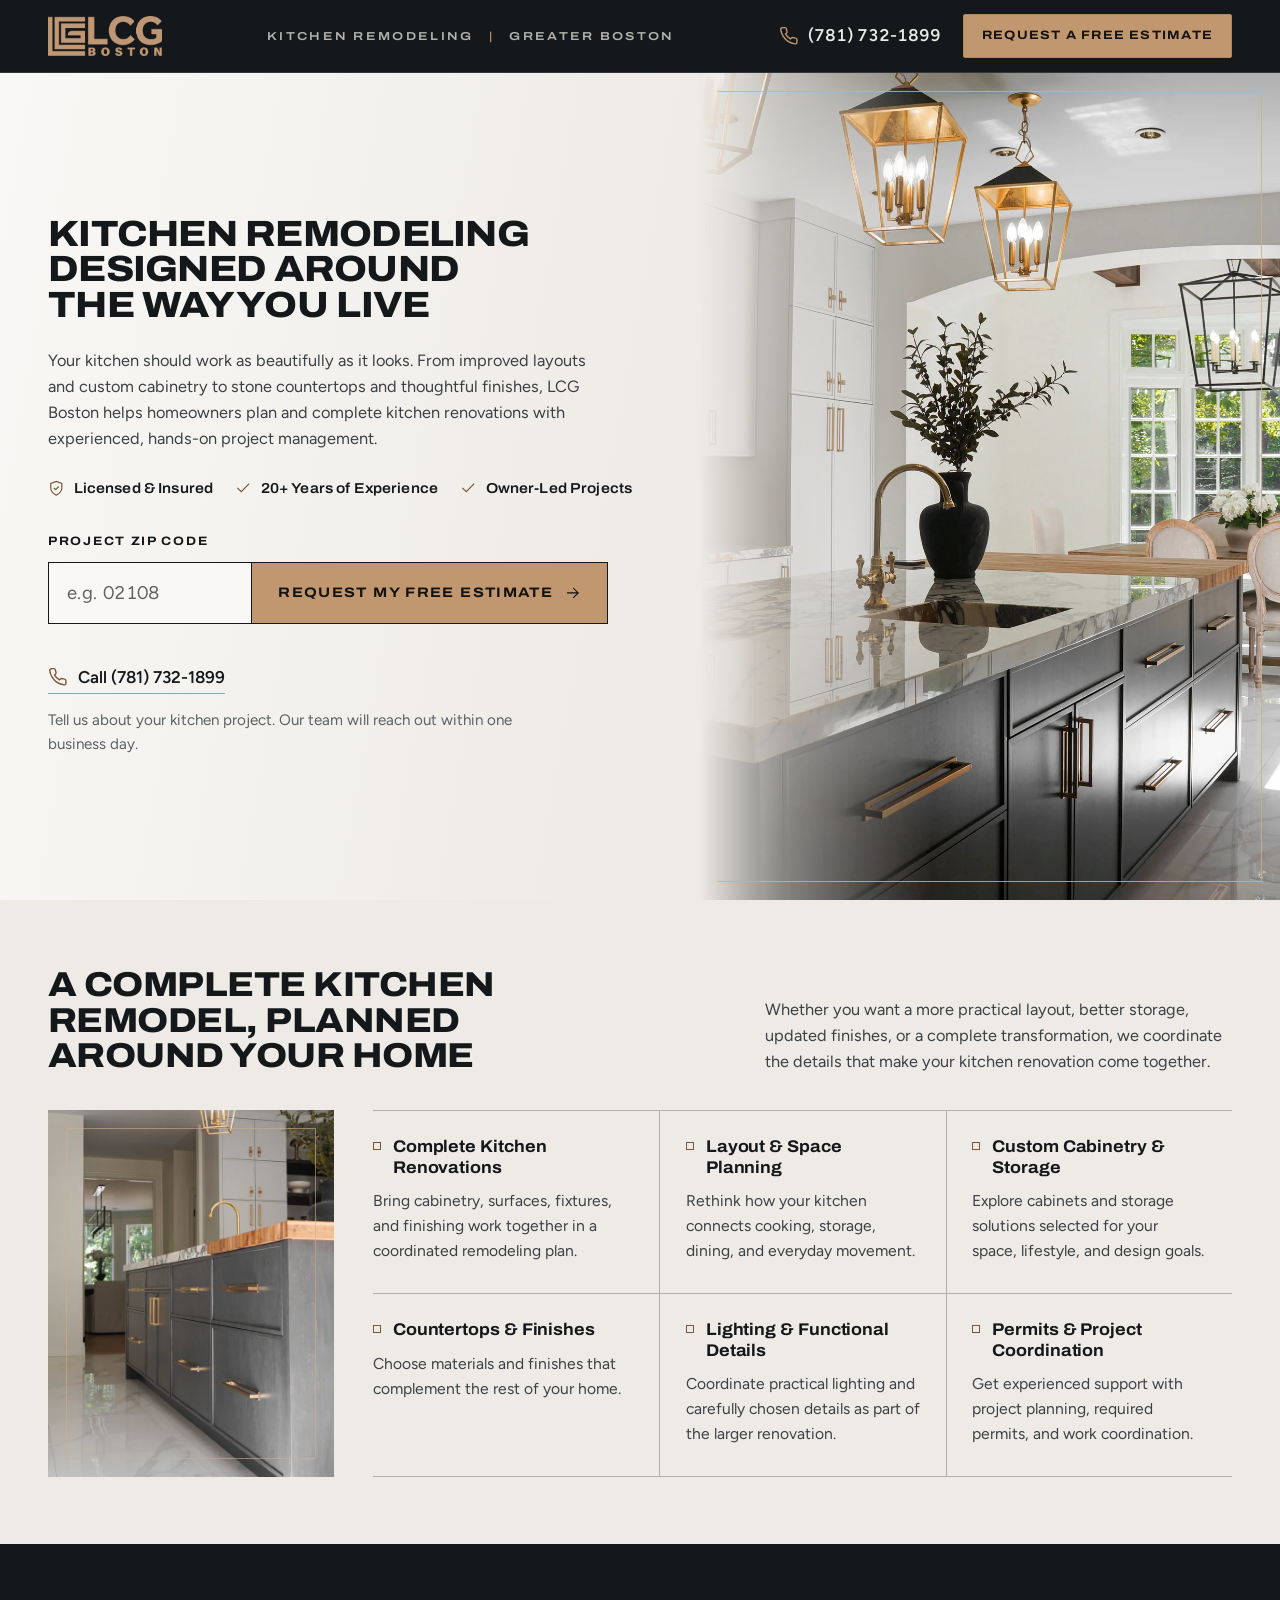
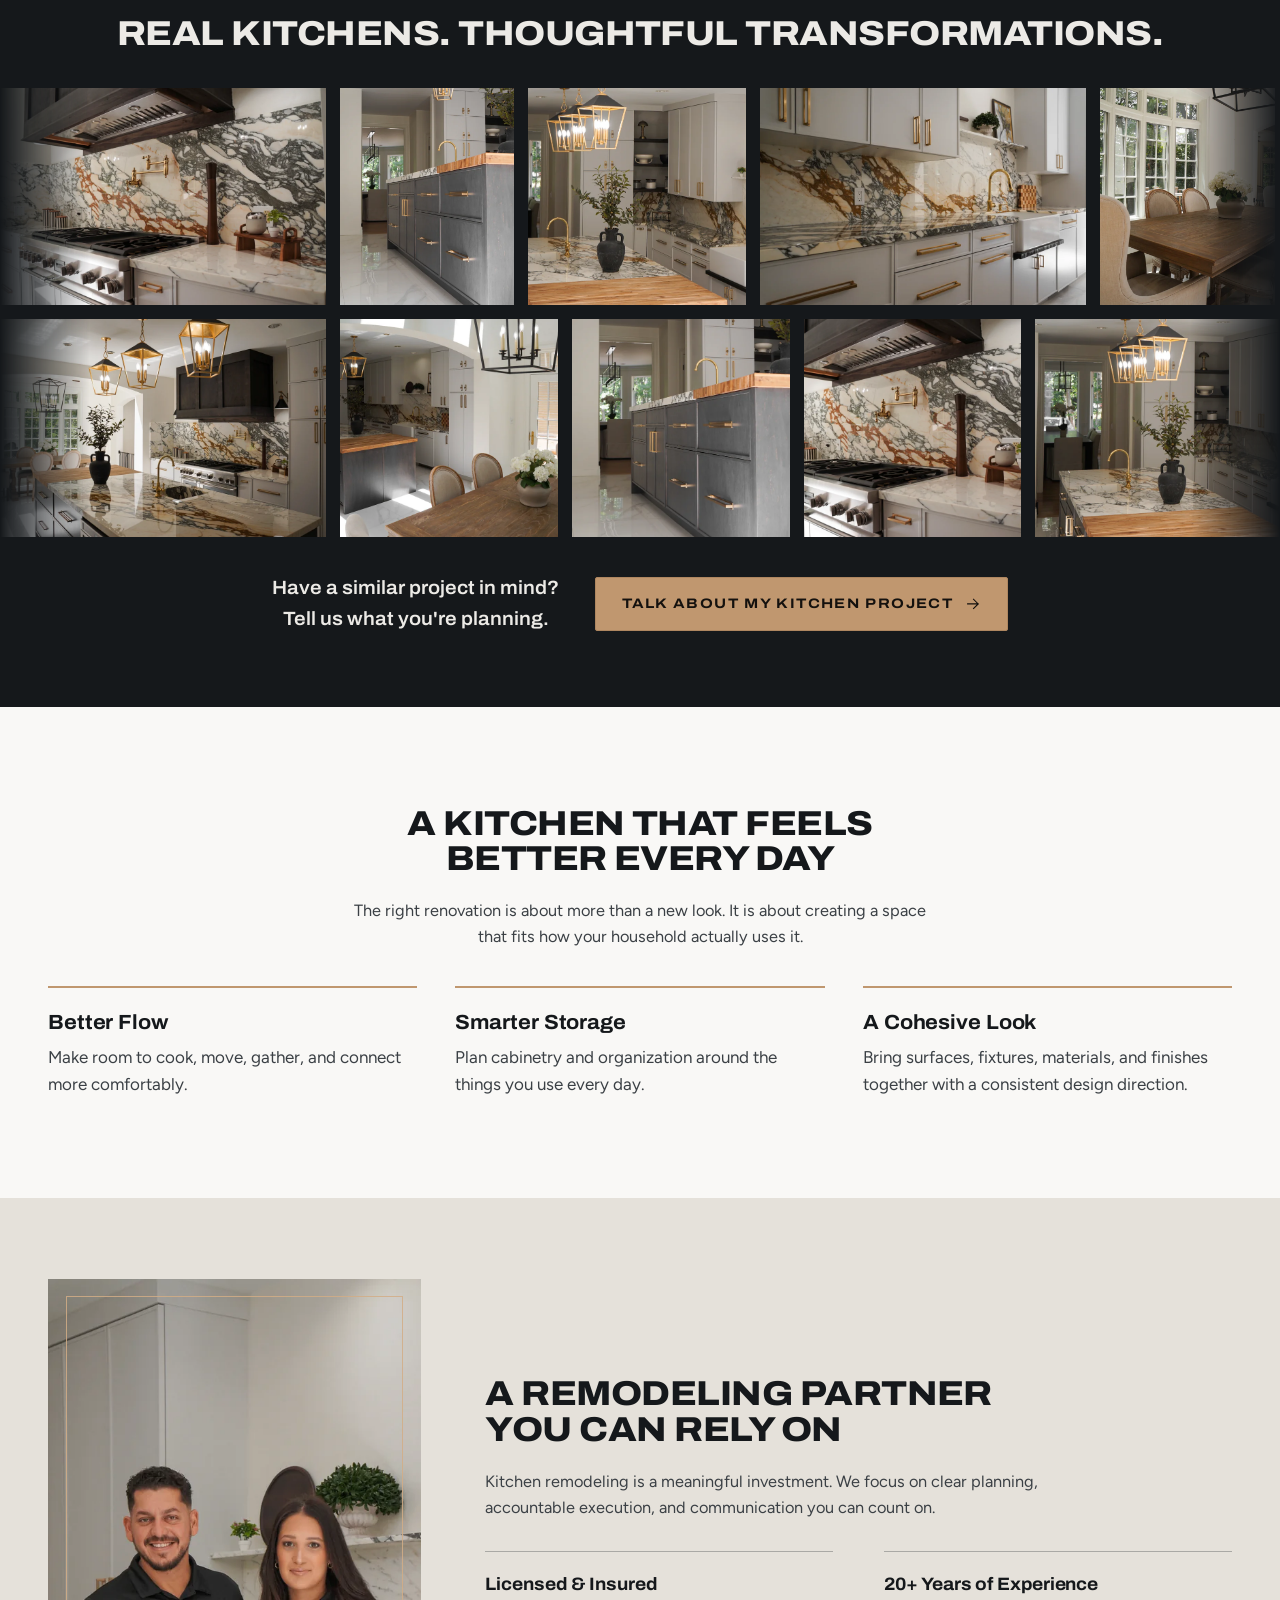
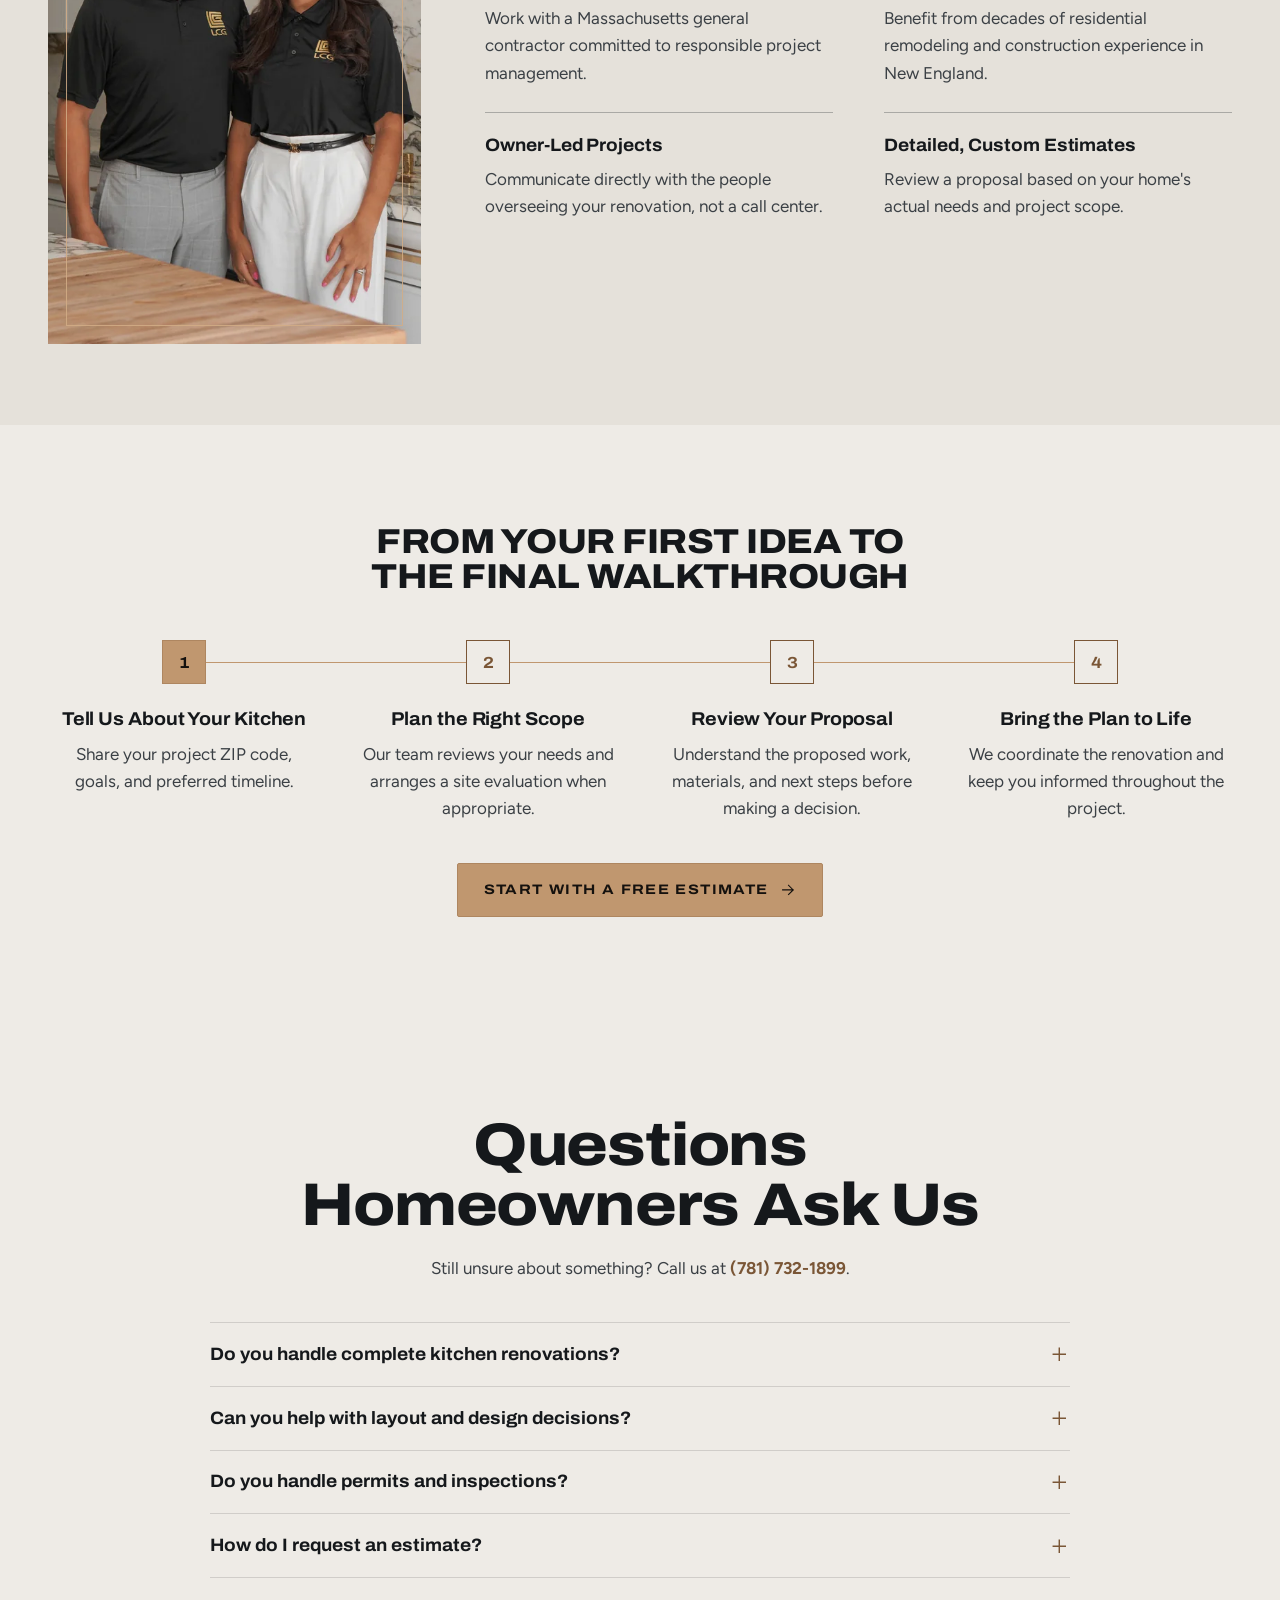
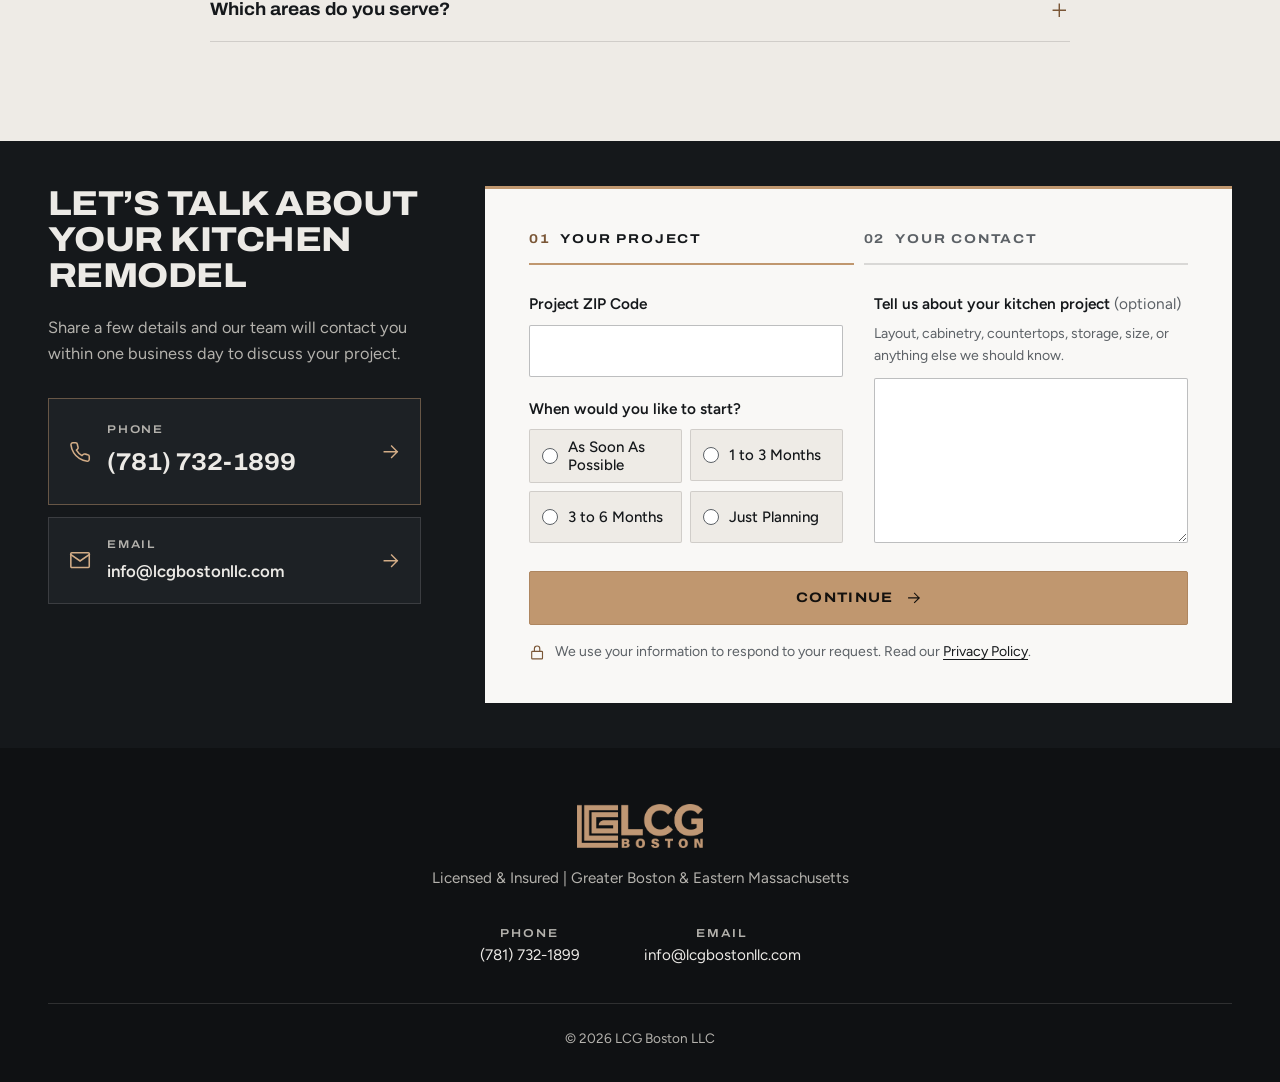
<file: kitchen-remodeling/index.html>
<!doctype html>
<html lang="en">
<head>
  <meta charset="utf-8">
  <meta name="viewport" content="width=device-width, initial-scale=1, viewport-fit=cover">
  <!-- Google Tag Manager (same container as the main site) -->
  <script>(function(w,d,s,l,i){w[l]=w[l]||[];w[l].push({"gtm.start":
  new Date().getTime(),event:"gtm.js"});var f=d.getElementsByTagName(s)[0],
  j=d.createElement(s),dl=l!="dataLayer"?"&l="+l:"";j.async=true;j.src=
  "https://www.googletagmanager.com/gtm.js?id="+i+dl;f.parentNode.insertBefore(j,f);
  })(window,document,"script","dataLayer","GTM-NK6386ZL");</script>
  <!-- End Google Tag Manager -->
  <title>Kitchen Remodeling in Greater Boston | LCG Boston</title>
  <meta name="description" content="Plan your kitchen remodeling project with LCG Boston. Licensed and insured, 20+ years of experience. Request a free, personalized estimate.">
  <meta name="theme-color" content="#15181B">
  <link rel="canonical" href="https://lcgbostonllc.com/kitchen-remodeling/">
  <link rel="icon" href="/favicon.ico" sizes="any">
  <link rel="icon" type="image/png" sizes="32x32" href="/assets/img/icons/favicon-32.png">
  <link rel="apple-touch-icon" href="/assets/img/icons/apple-touch-icon.png">
  <link rel="manifest" href="/site.webmanifest">

  <meta property="og:type" content="website">
  <meta property="og:site_name" content="LCG Boston">
  <meta property="og:locale" content="en_US">
  <meta property="og:url" content="https://lcgbostonllc.com/kitchen-remodeling/">
  <meta property="og:title" content="Kitchen Remodeling in Greater Boston | LCG Boston">
  <meta property="og:description" content="Kitchen remodeling from a licensed and insured contractor with 20+ years of experience. Request a free, personalized estimate.">
  <meta property="og:image" content="https://lcgbostonllc.com/assets/img/curated/kitchens/lcg-boston-kitchen-remodel-marble-island.webp">
  <meta property="og:image:alt" content="Remodeled kitchen with a dark island, veined stone countertops and brass pendant lights">
  <meta name="twitter:card" content="summary_large_image">

  <link rel="preconnect" href="https://fonts.googleapis.com">
  <link rel="preconnect" href="https://fonts.gstatic.com" crossorigin>
  <link href="https://fonts.googleapis.com/css2?family=Archivo:wdth,wght@100..125,500..800&family=Figtree:wght@400;500;600&display=swap" rel="stylesheet">
  <link rel="preload" as="image" href="/assets/img/curated/kitchens/lcg-boston-kitchen-remodel-marble-island.webp" imagesrcset="/assets/img/curated/kitchens/lcg-boston-kitchen-remodel-marble-island-960.webp 960w, /assets/img/curated/kitchens/lcg-boston-kitchen-remodel-marble-island.webp 2400w" imagesizes="(min-width: 900px) 1300px, 100vw" fetchpriority="high">
  <link rel="stylesheet" href="/assets/css/lp.css?v=20261116-12">
  <script>document.documentElement.classList.add('js')</script>

  <script type="application/ld+json">
  {
    "@context": "https://schema.org",
    "@graph": [
      {
        "@type": "Service",
        "@id": "https://lcgbostonllc.com/kitchen-remodeling/#service",
        "name": "Kitchen Remodeling",
        "serviceType": "Kitchen remodeling",
        "url": "https://lcgbostonllc.com/kitchen-remodeling/",
        "areaServed": ["Greater Boston", "Eastern Massachusetts"],
        "provider": {
          "@type": "GeneralContractor",
          "@id": "https://lcgbostonllc.com/#business",
          "name": "LCG Boston LLC",
          "url": "https://lcgbostonllc.com/",
          "telephone": "+1-781-732-1899",
          "email": "info@lcgbostonllc.com"
        }
      },
      {
        "@type": "FAQPage",
        "mainEntity": [
          { "@type": "Question", "name": "Do you handle complete kitchen renovations?", "acceptedAnswer": { "@type": "Answer", "text": "Yes. LCG Boston works on residential kitchen renovations involving planning, cabinetry, surfaces, finishes, and coordinated construction. Tell us about your project so we can confirm the scope." } },
          { "@type": "Question", "name": "Can you help with layout and design decisions?", "acceptedAnswer": { "@type": "Answer", "text": "Yes. We can coordinate layout planning and architect or designer support when your project calls for it." } },
          { "@type": "Question", "name": "Do you handle permits and inspections?", "acceptedAnswer": { "@type": "Answer", "text": "We coordinate required permits and inspections as part of the project scope." } },
          { "@type": "Question", "name": "How do I request an estimate?", "acceptedAnswer": { "@type": "Answer", "text": "Complete the project form with your ZIP code, timeline, and renovation goals. Our team will follow up to discuss the next steps, including a site evaluation when appropriate." } },
          { "@type": "Question", "name": "Which areas do you serve?", "acceptedAnswer": { "@type": "Answer", "text": "We serve homeowners in Greater Boston and Eastern Massachusetts. Share your project ZIP code so we can confirm availability for your location." } }
        ]
      }
    ]
  }
  </script>
</head>
<body data-lp="kitchen">
  <!-- Google Tag Manager (noscript) -->
  <noscript><iframe src="https://www.googletagmanager.com/ns.html?id=GTM-NK6386ZL"
  height="0" width="0" style="display:none;visibility:hidden"></iframe></noscript>
  <!-- End Google Tag Manager (noscript) -->

  <svg width="0" height="0" style="position:absolute" aria-hidden="true" focusable="false">
    <defs>
      <symbol id="i-phone" viewBox="0 0 24 24"><path d="M22 16.92v3a2 2 0 0 1-2.18 2 19.79 19.79 0 0 1-8.63-3.07 19.5 19.5 0 0 1-6-6 19.79 19.79 0 0 1-3.07-8.67A2 2 0 0 1 4.11 2h3a2 2 0 0 1 2 1.72c.13.96.36 1.9.7 2.81a2 2 0 0 1-.45 2.11L8.09 9.91a16 16 0 0 0 6 6l1.27-1.27a2 2 0 0 1 2.11-.45c.91.34 1.85.57 2.81.7A2 2 0 0 1 22 16.92z"/></symbol>
      <symbol id="i-arrow" viewBox="0 0 24 24"><path d="M4 12h16M13 5l7 7-7 7"/></symbol>
      <symbol id="i-arrow-left" viewBox="0 0 24 24"><path d="M20 12H4M11 5l-7 7 7 7"/></symbol>
      <symbol id="i-check" viewBox="0 0 24 24"><path d="M20 6 9 17l-5-5"/></symbol>
      <symbol id="i-shield" viewBox="0 0 24 24"><path d="M12 22s8-4 8-10V5l-8-3-8 3v7c0 6 8 10 8 10z"/><path d="m9 12 2 2 4-4"/></symbol>
      <symbol id="i-mail" viewBox="0 0 24 24"><rect x="2" y="4" width="20" height="16" rx="1"/><path d="m22 6-10 7L2 6"/></symbol>
      <symbol id="i-lock" viewBox="0 0 24 24"><rect x="4" y="11" width="16" height="11" rx="1"/><path d="M8 11V7a4 4 0 0 1 8 0v4"/></symbol>
      <symbol id="i-plus" viewBox="0 0 24 24"><path d="M12 5v14M5 12h14"/></symbol>
      <symbol id="i-close" viewBox="0 0 24 24"><path d="M18 6 6 18M6 6l12 12"/></symbol>
      <symbol id="i-expand" viewBox="0 0 24 24"><path d="M15 3h6v6M9 21H3v-6M21 3l-7 7M3 21l7-7"/></symbol>
    </defs>
  </svg>

  <a class="skip" href="#main">Skip to content</a>

  <!-- ============ HEADER ============ -->
  <header class="hd">
    <div class="hd__inner wrap">
      <span class="hd__logo">
        <img src="/assets/img/brand/LOGO@3x.webp" alt="LCG Boston" width="2740" height="960">
      </span>
      <p class="hd__context">Kitchen Remodeling <span aria-hidden="true">|</span> Greater Boston</p>
      <div class="hd__actions">
        <a class="hd__phone" href="tel:+17817321899" data-phone="header">
          <svg class="i" aria-hidden="true"><use href="#i-phone"/></svg>
          <span>(781) 732-1899</span>
        </a>
        <a class="btn btn--primary btn--sm hd__cta" href="#request-estimate" data-cta="header">Request a Free Estimate</a>
      </div>
    </div>
  </header>

  <main id="main">

    <!-- ============ HERO ============ -->
    <section class="hero" aria-labelledby="hero-title">
      <div class="hero__copy">
        <h1 class="hero__title" id="hero-title"><span>Kitchen Remodeling</span> <span>Designed Around</span> <span>the Way You Live</span></h1>
        <p class="hero__sub">Your kitchen should work as beautifully as it looks. From improved layouts and custom cabinetry to stone countertops and thoughtful finishes, LCG Boston helps homeowners plan and complete kitchen renovations with experienced, hands-on project management.</p>

        <ul class="trust" aria-label="Why homeowners trust LCG Boston">
          <li><svg class="i" aria-hidden="true"><use href="#i-shield"/></svg>Licensed &amp; Insured</li>
          <li><svg class="i" aria-hidden="true"><use href="#i-check"/></svg>20+ Years of Experience</li>
          <li><svg class="i" aria-hidden="true"><use href="#i-check"/></svg>Owner-Led Projects</li>
        </ul>

        <form class="zipstart" data-zipstart method="post" novalidate>
          <label class="zipstart__label" for="zs-zip">Project ZIP Code</label>
          <div class="zipstart__row">
            <input id="zs-zip" name="zip" type="text" inputmode="numeric" autocomplete="postal-code" maxlength="5" pattern="[0-9]{5}" placeholder="e.g. 02108" aria-describedby="zs-zip-msg">
            <button class="btn btn--primary btn--lg" type="submit">Request My Free Estimate <svg class="i" aria-hidden="true"><use href="#i-arrow"/></svg></button>
          </div>
          <p class="zipstart__msg" id="zs-zip-msg" aria-live="polite"></p>
        </form>

        <div class="hero__alt">
          <a class="link-call" href="tel:+17817321899" data-phone="hero">
            <svg class="i" aria-hidden="true"><use href="#i-phone"/></svg>Call (781) 732-1899
          </a>
          <p class="hero__micro">Tell us about your kitchen project. Our team will reach out within one business day.</p>
        </div>
      </div>

      <figure class="hero__media frame">
        <picture>
          <img src="/assets/img/curated/kitchens/lcg-boston-kitchen-remodel-marble-island.webp" srcset="/assets/img/curated/kitchens/lcg-boston-kitchen-remodel-marble-island-960.webp 960w, /assets/img/curated/kitchens/lcg-boston-kitchen-remodel-marble-island.webp 2400w" sizes="(min-width: 900px) 1300px, 100vw" width="2400" height="1595" alt="Remodeled kitchen by LCG Boston with a dark island, veined stone countertops and brass pendant lights" fetchpriority="high" decoding="async">
        </picture>
      </figure>
    </section>

    <!-- ============ SCOPE ============ -->
    <section class="scope sec" aria-labelledby="scope-title">
      <div class="wrap">
        <div class="scope__head">
          <h2 class="h2" id="scope-title">A Complete Kitchen Remodel, Planned Around Your Home</h2>
          <p class="lead">Whether you want a more practical layout, better storage, updated finishes, or a complete transformation, we coordinate the details that make your kitchen renovation come together.</p>
        </div>
        <div class="scope__body">
          <figure class="scope__media frame frame--quiet">
            <img src="/assets/img/curated/kitchens/lcg-boston-kitchen-dark-island-cabinetry-960.webp" srcset="/assets/img/curated/kitchens/lcg-boston-kitchen-dark-island-cabinetry-960.webp 638w, /assets/img/curated/kitchens/lcg-boston-kitchen-dark-island-cabinetry.webp 1329w" sizes="(min-width: 1024px) 24vw, 1px" width="1329" height="2000" alt="Dark kitchen island cabinetry with brass pulls and a wood countertop extension" loading="lazy" decoding="async">
          </figure>
          <ul class="scope__list">
            <li class="scope__item">
              <h3>Complete Kitchen Renovations</h3>
              <p>Bring cabinetry, surfaces, fixtures, and finishing work together in a coordinated remodeling plan.</p>
            </li>
            <li class="scope__item">
              <h3>Layout &amp; Space Planning</h3>
              <p>Rethink how your kitchen connects cooking, storage, dining, and everyday movement.</p>
            </li>
            <li class="scope__item">
              <h3>Custom Cabinetry &amp; Storage</h3>
              <p>Explore cabinets and storage solutions selected for your space, lifestyle, and design goals.</p>
            </li>
            <li class="scope__item">
              <h3>Countertops &amp; Finishes</h3>
              <p>Choose materials and finishes that complement the rest of your home.</p>
            </li>
            <li class="scope__item">
              <h3>Lighting &amp; Functional Details</h3>
              <p>Coordinate practical lighting and carefully chosen details as part of the larger renovation.</p>
            </li>
            <li class="scope__item">
              <h3>Permits &amp; Project Coordination</h3>
              <p>Get experienced support with project planning, required permits, and work coordination.</p>
            </li>
          </ul>
        </div>
      </div>
    </section>

    <!-- ============ PORTFOLIO ============ -->
    <section class="work sec band" aria-labelledby="work-title">
      <div class="wrap">
        <div class="work__head">
          <h2 class="h2" id="work-title">Real Kitchens. Thoughtful Transformations.</h2>
        </div>
      </div>

      <!-- Two looping rows of real LCG kitchens; each row repeats its set once so the loop is seamless. -->
      <div class="pg" data-gallery>
        <div class="pg-row">
          <div class="pg-track">
            <ul class="pg-set">
              <li class="pg-item pg-item--w">
                <button type="button" class="g__btn" data-full="/assets/img/curated/kitchens/lcg-boston-kitchen-range-stone-backsplash.webp" data-cap="Range wall with stone backsplash and pot filler" aria-label="Enlarge photo: range wall with stone backsplash and pot filler">
                  <img src="/assets/img/curated/kitchens/lcg-boston-kitchen-range-stone-backsplash-960.webp" srcset="/assets/img/curated/kitchens/lcg-boston-kitchen-range-stone-backsplash-960.webp 960w, /assets/img/curated/kitchens/lcg-boston-kitchen-range-stone-backsplash.webp 2000w" sizes="(max-width: 1000px) 255px, 570px" width="2000" height="1329" alt="Stainless steel range with a veined stone backsplash and brass pot filler" loading="lazy" decoding="async">
                  <span class="g__zoom" aria-hidden="true"><svg class="i"><use href="#i-expand"/></svg></span>
                </button>
              </li>
              <li class="pg-item pg-item--t">
                <button type="button" class="g__btn" data-full="/assets/img/curated/kitchens/lcg-boston-kitchen-dark-island-cabinetry.webp" data-cap="Island cabinetry with brass pulls" aria-label="Enlarge photo: island cabinetry with brass pulls">
                  <img src="/assets/img/curated/kitchens/lcg-boston-kitchen-dark-island-cabinetry-960.webp" srcset="/assets/img/curated/kitchens/lcg-boston-kitchen-dark-island-cabinetry-960.webp 638w, /assets/img/curated/kitchens/lcg-boston-kitchen-dark-island-cabinetry.webp 1329w" sizes="(max-width: 1000px) 136px, 304px" width="1329" height="2000" alt="Dark kitchen island cabinetry with brass pulls and a wood countertop extension" loading="lazy" decoding="async">
                  <span class="g__zoom" aria-hidden="true"><svg class="i"><use href="#i-expand"/></svg></span>
                </button>
              </li>
              <li class="pg-item pg-item--s">
                <button type="button" class="g__btn" data-full="/assets/img/curated/kitchens/lcg-boston-kitchen-custom-cabinets-brass-pendants.webp" data-cap="Custom cabinets under brass pendants" aria-label="Enlarge photo: custom cabinets under brass pendants">
                  <img src="/assets/img/curated/kitchens/lcg-boston-kitchen-custom-cabinets-brass-pendants-960.webp" srcset="/assets/img/curated/kitchens/lcg-boston-kitchen-custom-cabinets-brass-pendants-960.webp 960w, /assets/img/curated/kitchens/lcg-boston-kitchen-custom-cabinets-brass-pendants.webp 2000w" sizes="(max-width: 1000px) 170px, 380px" width="2000" height="1329" alt="Custom kitchen cabinets with brass handles, pendant lights and a wood counter extension" loading="lazy" decoding="async">
                  <span class="g__zoom" aria-hidden="true"><svg class="i"><use href="#i-expand"/></svg></span>
                </button>
              </li>
              <li class="pg-item pg-item--w">
                <button type="button" class="g__btn" data-full="/assets/img/curated/kitchens/lcg-boston-kitchen-farmhouse-sink-cabinets.webp" data-cap="Farmhouse sink and custom cabinets" aria-label="Enlarge photo: farmhouse sink and custom cabinets">
                  <img src="/assets/img/curated/kitchens/lcg-boston-kitchen-farmhouse-sink-cabinets-960.webp" srcset="/assets/img/curated/kitchens/lcg-boston-kitchen-farmhouse-sink-cabinets-960.webp 960w, /assets/img/curated/kitchens/lcg-boston-kitchen-farmhouse-sink-cabinets.webp 2000w" sizes="(max-width: 1000px) 255px, 570px" width="2000" height="1366" alt="White farmhouse sink surrounded by custom cabinets and a veined stone backsplash" loading="lazy" decoding="async">
                  <span class="g__zoom" aria-hidden="true"><svg class="i"><use href="#i-expand"/></svg></span>
                </button>
              </li>
              <li class="pg-item pg-item--t">
                <button type="button" class="g__btn" data-full="/assets/img/curated/interiors/lcg-boston-dining-room-large-windows.webp" data-cap="Dining room beside the kitchen" aria-label="Enlarge photo: dining room beside the kitchen">
                  <img src="/assets/img/curated/interiors/lcg-boston-dining-room-large-windows-960.webp" srcset="/assets/img/curated/interiors/lcg-boston-dining-room-large-windows-960.webp 638w, /assets/img/curated/interiors/lcg-boston-dining-room-large-windows.webp 1329w" sizes="(max-width: 1000px) 136px, 304px" width="1329" height="2000" alt="Dining room with a wood table, upholstered chairs and large windows" loading="lazy" decoding="async">
                  <span class="g__zoom" aria-hidden="true"><svg class="i"><use href="#i-expand"/></svg></span>
                </button>
              </li>
              <li class="pg-item pg-item--s">
                <button type="button" class="g__btn" data-full="/assets/img/curated/kitchens/lcg-boston-kitchen-remodel-marble-island.webp" data-cap="Dark island, veined stone and brass pendants" aria-label="Enlarge photo: dark island, veined stone and brass pendants">
                  <img src="/assets/img/curated/kitchens/lcg-boston-kitchen-remodel-marble-island-960.webp" srcset="/assets/img/curated/kitchens/lcg-boston-kitchen-remodel-marble-island-960.webp 960w, /assets/img/curated/kitchens/lcg-boston-kitchen-remodel-marble-island.webp 2400w" sizes="(max-width: 1000px) 170px, 380px" width="2400" height="1595" alt="Finished kitchen with a dark island, veined stone countertops and brass pendant lights" loading="lazy" decoding="async">
                  <span class="g__zoom" aria-hidden="true"><svg class="i"><use href="#i-expand"/></svg></span>
                </button>
              </li>
              <li class="pg-item pg-item--w">
                <button type="button" class="g__btn" data-full="/assets/img/curated/interiors/lcg-boston-open-plan-kitchen-dining-room.webp" data-cap="Open-plan kitchen and dining room" aria-label="Enlarge photo: open-plan kitchen and dining room">
                  <img src="/assets/img/curated/interiors/lcg-boston-open-plan-kitchen-dining-room-960.webp" srcset="/assets/img/curated/interiors/lcg-boston-open-plan-kitchen-dining-room-960.webp 960w, /assets/img/curated/interiors/lcg-boston-open-plan-kitchen-dining-room.webp 2000w" sizes="(max-width: 1000px) 255px, 570px" width="2000" height="1329" alt="Open-plan kitchen and dining room with wood beams and large windows" loading="lazy" decoding="async">
                  <span class="g__zoom" aria-hidden="true"><svg class="i"><use href="#i-expand"/></svg></span>
                </button>
              </li>
            </ul>
            <ul class="pg-set" aria-hidden="true">
              <li class="pg-item pg-item--w">
                <button type="button" class="g__btn" data-full="/assets/img/curated/kitchens/lcg-boston-kitchen-range-stone-backsplash.webp" data-cap="Range wall with stone backsplash and pot filler" aria-label="Enlarge photo: range wall with stone backsplash and pot filler" tabindex="-1">
                  <img src="/assets/img/curated/kitchens/lcg-boston-kitchen-range-stone-backsplash-960.webp" srcset="/assets/img/curated/kitchens/lcg-boston-kitchen-range-stone-backsplash-960.webp 960w, /assets/img/curated/kitchens/lcg-boston-kitchen-range-stone-backsplash.webp 2000w" sizes="(max-width: 1000px) 255px, 570px" width="2000" height="1329" alt="" loading="lazy" decoding="async">
                  <span class="g__zoom" aria-hidden="true"><svg class="i"><use href="#i-expand"/></svg></span>
                </button>
              </li>
              <li class="pg-item pg-item--t">
                <button type="button" class="g__btn" data-full="/assets/img/curated/kitchens/lcg-boston-kitchen-dark-island-cabinetry.webp" data-cap="Island cabinetry with brass pulls" aria-label="Enlarge photo: island cabinetry with brass pulls" tabindex="-1">
                  <img src="/assets/img/curated/kitchens/lcg-boston-kitchen-dark-island-cabinetry-960.webp" srcset="/assets/img/curated/kitchens/lcg-boston-kitchen-dark-island-cabinetry-960.webp 638w, /assets/img/curated/kitchens/lcg-boston-kitchen-dark-island-cabinetry.webp 1329w" sizes="(max-width: 1000px) 136px, 304px" width="1329" height="2000" alt="" loading="lazy" decoding="async">
                  <span class="g__zoom" aria-hidden="true"><svg class="i"><use href="#i-expand"/></svg></span>
                </button>
              </li>
              <li class="pg-item pg-item--s">
                <button type="button" class="g__btn" data-full="/assets/img/curated/kitchens/lcg-boston-kitchen-custom-cabinets-brass-pendants.webp" data-cap="Custom cabinets under brass pendants" aria-label="Enlarge photo: custom cabinets under brass pendants" tabindex="-1">
                  <img src="/assets/img/curated/kitchens/lcg-boston-kitchen-custom-cabinets-brass-pendants-960.webp" srcset="/assets/img/curated/kitchens/lcg-boston-kitchen-custom-cabinets-brass-pendants-960.webp 960w, /assets/img/curated/kitchens/lcg-boston-kitchen-custom-cabinets-brass-pendants.webp 2000w" sizes="(max-width: 1000px) 170px, 380px" width="2000" height="1329" alt="" loading="lazy" decoding="async">
                  <span class="g__zoom" aria-hidden="true"><svg class="i"><use href="#i-expand"/></svg></span>
                </button>
              </li>
              <li class="pg-item pg-item--w">
                <button type="button" class="g__btn" data-full="/assets/img/curated/kitchens/lcg-boston-kitchen-farmhouse-sink-cabinets.webp" data-cap="Farmhouse sink and custom cabinets" aria-label="Enlarge photo: farmhouse sink and custom cabinets" tabindex="-1">
                  <img src="/assets/img/curated/kitchens/lcg-boston-kitchen-farmhouse-sink-cabinets-960.webp" srcset="/assets/img/curated/kitchens/lcg-boston-kitchen-farmhouse-sink-cabinets-960.webp 960w, /assets/img/curated/kitchens/lcg-boston-kitchen-farmhouse-sink-cabinets.webp 2000w" sizes="(max-width: 1000px) 255px, 570px" width="2000" height="1366" alt="" loading="lazy" decoding="async">
                  <span class="g__zoom" aria-hidden="true"><svg class="i"><use href="#i-expand"/></svg></span>
                </button>
              </li>
              <li class="pg-item pg-item--t">
                <button type="button" class="g__btn" data-full="/assets/img/curated/interiors/lcg-boston-dining-room-large-windows.webp" data-cap="Dining room beside the kitchen" aria-label="Enlarge photo: dining room beside the kitchen" tabindex="-1">
                  <img src="/assets/img/curated/interiors/lcg-boston-dining-room-large-windows-960.webp" srcset="/assets/img/curated/interiors/lcg-boston-dining-room-large-windows-960.webp 638w, /assets/img/curated/interiors/lcg-boston-dining-room-large-windows.webp 1329w" sizes="(max-width: 1000px) 136px, 304px" width="1329" height="2000" alt="" loading="lazy" decoding="async">
                  <span class="g__zoom" aria-hidden="true"><svg class="i"><use href="#i-expand"/></svg></span>
                </button>
              </li>
              <li class="pg-item pg-item--s">
                <button type="button" class="g__btn" data-full="/assets/img/curated/kitchens/lcg-boston-kitchen-remodel-marble-island.webp" data-cap="Dark island, veined stone and brass pendants" aria-label="Enlarge photo: dark island, veined stone and brass pendants" tabindex="-1">
                  <img src="/assets/img/curated/kitchens/lcg-boston-kitchen-remodel-marble-island-960.webp" srcset="/assets/img/curated/kitchens/lcg-boston-kitchen-remodel-marble-island-960.webp 960w, /assets/img/curated/kitchens/lcg-boston-kitchen-remodel-marble-island.webp 2400w" sizes="(max-width: 1000px) 170px, 380px" width="2400" height="1595" alt="" loading="lazy" decoding="async">
                  <span class="g__zoom" aria-hidden="true"><svg class="i"><use href="#i-expand"/></svg></span>
                </button>
              </li>
              <li class="pg-item pg-item--w">
                <button type="button" class="g__btn" data-full="/assets/img/curated/interiors/lcg-boston-open-plan-kitchen-dining-room.webp" data-cap="Open-plan kitchen and dining room" aria-label="Enlarge photo: open-plan kitchen and dining room" tabindex="-1">
                  <img src="/assets/img/curated/interiors/lcg-boston-open-plan-kitchen-dining-room-960.webp" srcset="/assets/img/curated/interiors/lcg-boston-open-plan-kitchen-dining-room-960.webp 960w, /assets/img/curated/interiors/lcg-boston-open-plan-kitchen-dining-room.webp 2000w" sizes="(max-width: 1000px) 255px, 570px" width="2000" height="1329" alt="" loading="lazy" decoding="async">
                  <span class="g__zoom" aria-hidden="true"><svg class="i"><use href="#i-expand"/></svg></span>
                </button>
              </li>
            </ul>
          </div>
        </div>
        <div class="pg-row pg-row--rev">
          <div class="pg-track">
            <ul class="pg-set">
              <li class="pg-item pg-item--w">
                <button type="button" class="g__btn" data-full="/assets/img/curated/kitchens/lcg-boston-kitchen-remodel-range-and-island.webp" data-cap="Island facing the range and wood hood" aria-label="Enlarge photo: island facing the range and wood hood">
                  <img src="/assets/img/curated/kitchens/lcg-boston-kitchen-remodel-range-and-island-960.webp" srcset="/assets/img/curated/kitchens/lcg-boston-kitchen-remodel-range-and-island-960.webp 960w, /assets/img/curated/kitchens/lcg-boston-kitchen-remodel-range-and-island.webp 2400w" sizes="(max-width: 1000px) 255px, 570px" width="2400" height="1595" alt="Kitchen island facing a professional range and dark wood hood" loading="lazy" decoding="async">
                  <span class="g__zoom" aria-hidden="true"><svg class="i"><use href="#i-expand"/></svg></span>
                </button>
              </li>
              <li class="pg-item pg-item--s">
                <button type="button" class="g__btn" data-full="/assets/img/curated/interiors/lcg-boston-open-plan-kitchen-dining-room.webp" data-cap="Open-plan kitchen and dining room" aria-label="Enlarge photo: open-plan kitchen and dining room">
                  <img src="/assets/img/curated/interiors/lcg-boston-open-plan-kitchen-dining-room-960.webp" srcset="/assets/img/curated/interiors/lcg-boston-open-plan-kitchen-dining-room-960.webp 960w, /assets/img/curated/interiors/lcg-boston-open-plan-kitchen-dining-room.webp 2000w" sizes="(max-width: 1000px) 170px, 380px" width="2000" height="1329" alt="Open-plan kitchen and dining room with wood beams and large windows" loading="lazy" decoding="async">
                  <span class="g__zoom" aria-hidden="true"><svg class="i"><use href="#i-expand"/></svg></span>
                </button>
              </li>
              <li class="pg-item pg-item--s">
                <button type="button" class="g__btn" data-full="/assets/img/curated/kitchens/lcg-boston-kitchen-dark-island-cabinetry.webp" data-cap="Island cabinetry with brass pulls" aria-label="Enlarge photo: island cabinetry with brass pulls">
                  <img src="/assets/img/curated/kitchens/lcg-boston-kitchen-dark-island-cabinetry-960.webp" srcset="/assets/img/curated/kitchens/lcg-boston-kitchen-dark-island-cabinetry-960.webp 638w, /assets/img/curated/kitchens/lcg-boston-kitchen-dark-island-cabinetry.webp 1329w" sizes="(max-width: 1000px) 170px, 380px" width="1329" height="2000" alt="Dark kitchen island cabinetry with brass pulls and a wood countertop extension" loading="lazy" decoding="async">
                  <span class="g__zoom" aria-hidden="true"><svg class="i"><use href="#i-expand"/></svg></span>
                </button>
              </li>
              <li class="pg-item pg-item--s">
                <button type="button" class="g__btn" data-full="/assets/img/curated/kitchens/lcg-boston-kitchen-range-stone-backsplash.webp" data-cap="Range wall with stone backsplash and pot filler" aria-label="Enlarge photo: range wall with stone backsplash and pot filler">
                  <img src="/assets/img/curated/kitchens/lcg-boston-kitchen-range-stone-backsplash-960.webp" srcset="/assets/img/curated/kitchens/lcg-boston-kitchen-range-stone-backsplash-960.webp 960w, /assets/img/curated/kitchens/lcg-boston-kitchen-range-stone-backsplash.webp 2000w" sizes="(max-width: 1000px) 170px, 380px" width="2000" height="1329" alt="Stainless steel range with a veined stone backsplash and brass pot filler" loading="lazy" decoding="async">
                  <span class="g__zoom" aria-hidden="true"><svg class="i"><use href="#i-expand"/></svg></span>
                </button>
              </li>
              <li class="pg-item pg-item--w">
                <button type="button" class="g__btn" data-full="/assets/img/curated/kitchens/lcg-boston-kitchen-custom-cabinets-brass-pendants.webp" data-cap="Custom cabinets under brass pendants" aria-label="Enlarge photo: custom cabinets under brass pendants">
                  <img src="/assets/img/curated/kitchens/lcg-boston-kitchen-custom-cabinets-brass-pendants-960.webp" srcset="/assets/img/curated/kitchens/lcg-boston-kitchen-custom-cabinets-brass-pendants-960.webp 960w, /assets/img/curated/kitchens/lcg-boston-kitchen-custom-cabinets-brass-pendants.webp 2000w" sizes="(max-width: 1000px) 255px, 570px" width="2000" height="1329" alt="Custom kitchen cabinets with brass handles, pendant lights and a wood counter extension" loading="lazy" decoding="async">
                  <span class="g__zoom" aria-hidden="true"><svg class="i"><use href="#i-expand"/></svg></span>
                </button>
              </li>
              <li class="pg-item pg-item--t">
                <button type="button" class="g__btn" data-full="/assets/img/curated/interiors/lcg-boston-dining-room-large-windows.webp" data-cap="Dining room beside the kitchen" aria-label="Enlarge photo: dining room beside the kitchen">
                  <img src="/assets/img/curated/interiors/lcg-boston-dining-room-large-windows-960.webp" srcset="/assets/img/curated/interiors/lcg-boston-dining-room-large-windows-960.webp 638w, /assets/img/curated/interiors/lcg-boston-dining-room-large-windows.webp 1329w" sizes="(max-width: 1000px) 136px, 304px" width="1329" height="2000" alt="Dining room with a wood table, upholstered chairs and large windows" loading="lazy" decoding="async">
                  <span class="g__zoom" aria-hidden="true"><svg class="i"><use href="#i-expand"/></svg></span>
                </button>
              </li>
              <li class="pg-item pg-item--s">
                <button type="button" class="g__btn" data-full="/assets/img/curated/kitchens/lcg-boston-kitchen-farmhouse-sink-cabinets.webp" data-cap="Farmhouse sink and custom cabinets" aria-label="Enlarge photo: farmhouse sink and custom cabinets">
                  <img src="/assets/img/curated/kitchens/lcg-boston-kitchen-farmhouse-sink-cabinets-960.webp" srcset="/assets/img/curated/kitchens/lcg-boston-kitchen-farmhouse-sink-cabinets-960.webp 960w, /assets/img/curated/kitchens/lcg-boston-kitchen-farmhouse-sink-cabinets.webp 2000w" sizes="(max-width: 1000px) 170px, 380px" width="2000" height="1366" alt="White farmhouse sink surrounded by custom cabinets and a veined stone backsplash" loading="lazy" decoding="async">
                  <span class="g__zoom" aria-hidden="true"><svg class="i"><use href="#i-expand"/></svg></span>
                </button>
              </li>
              <li class="pg-item pg-item--w">
                <button type="button" class="g__btn" data-full="/assets/img/curated/kitchens/lcg-boston-kitchen-remodel-marble-island.webp" data-cap="Dark island, veined stone and brass pendants" aria-label="Enlarge photo: dark island, veined stone and brass pendants">
                  <img src="/assets/img/curated/kitchens/lcg-boston-kitchen-remodel-marble-island-960.webp" srcset="/assets/img/curated/kitchens/lcg-boston-kitchen-remodel-marble-island-960.webp 960w, /assets/img/curated/kitchens/lcg-boston-kitchen-remodel-marble-island.webp 2400w" sizes="(max-width: 1000px) 255px, 570px" width="2400" height="1595" alt="Finished kitchen with a dark island, veined stone countertops and brass pendant lights" loading="lazy" decoding="async">
                  <span class="g__zoom" aria-hidden="true"><svg class="i"><use href="#i-expand"/></svg></span>
                </button>
              </li>
            </ul>
            <ul class="pg-set" aria-hidden="true">
              <li class="pg-item pg-item--w">
                <button type="button" class="g__btn" data-full="/assets/img/curated/kitchens/lcg-boston-kitchen-remodel-range-and-island.webp" data-cap="Island facing the range and wood hood" aria-label="Enlarge photo: island facing the range and wood hood" tabindex="-1">
                  <img src="/assets/img/curated/kitchens/lcg-boston-kitchen-remodel-range-and-island-960.webp" srcset="/assets/img/curated/kitchens/lcg-boston-kitchen-remodel-range-and-island-960.webp 960w, /assets/img/curated/kitchens/lcg-boston-kitchen-remodel-range-and-island.webp 2400w" sizes="(max-width: 1000px) 255px, 570px" width="2400" height="1595" alt="" loading="lazy" decoding="async">
                  <span class="g__zoom" aria-hidden="true"><svg class="i"><use href="#i-expand"/></svg></span>
                </button>
              </li>
              <li class="pg-item pg-item--s">
                <button type="button" class="g__btn" data-full="/assets/img/curated/interiors/lcg-boston-open-plan-kitchen-dining-room.webp" data-cap="Open-plan kitchen and dining room" aria-label="Enlarge photo: open-plan kitchen and dining room" tabindex="-1">
                  <img src="/assets/img/curated/interiors/lcg-boston-open-plan-kitchen-dining-room-960.webp" srcset="/assets/img/curated/interiors/lcg-boston-open-plan-kitchen-dining-room-960.webp 960w, /assets/img/curated/interiors/lcg-boston-open-plan-kitchen-dining-room.webp 2000w" sizes="(max-width: 1000px) 170px, 380px" width="2000" height="1329" alt="" loading="lazy" decoding="async">
                  <span class="g__zoom" aria-hidden="true"><svg class="i"><use href="#i-expand"/></svg></span>
                </button>
              </li>
              <li class="pg-item pg-item--s">
                <button type="button" class="g__btn" data-full="/assets/img/curated/kitchens/lcg-boston-kitchen-dark-island-cabinetry.webp" data-cap="Island cabinetry with brass pulls" aria-label="Enlarge photo: island cabinetry with brass pulls" tabindex="-1">
                  <img src="/assets/img/curated/kitchens/lcg-boston-kitchen-dark-island-cabinetry-960.webp" srcset="/assets/img/curated/kitchens/lcg-boston-kitchen-dark-island-cabinetry-960.webp 638w, /assets/img/curated/kitchens/lcg-boston-kitchen-dark-island-cabinetry.webp 1329w" sizes="(max-width: 1000px) 170px, 380px" width="1329" height="2000" alt="" loading="lazy" decoding="async">
                  <span class="g__zoom" aria-hidden="true"><svg class="i"><use href="#i-expand"/></svg></span>
                </button>
              </li>
              <li class="pg-item pg-item--s">
                <button type="button" class="g__btn" data-full="/assets/img/curated/kitchens/lcg-boston-kitchen-range-stone-backsplash.webp" data-cap="Range wall with stone backsplash and pot filler" aria-label="Enlarge photo: range wall with stone backsplash and pot filler" tabindex="-1">
                  <img src="/assets/img/curated/kitchens/lcg-boston-kitchen-range-stone-backsplash-960.webp" srcset="/assets/img/curated/kitchens/lcg-boston-kitchen-range-stone-backsplash-960.webp 960w, /assets/img/curated/kitchens/lcg-boston-kitchen-range-stone-backsplash.webp 2000w" sizes="(max-width: 1000px) 170px, 380px" width="2000" height="1329" alt="" loading="lazy" decoding="async">
                  <span class="g__zoom" aria-hidden="true"><svg class="i"><use href="#i-expand"/></svg></span>
                </button>
              </li>
              <li class="pg-item pg-item--w">
                <button type="button" class="g__btn" data-full="/assets/img/curated/kitchens/lcg-boston-kitchen-custom-cabinets-brass-pendants.webp" data-cap="Custom cabinets under brass pendants" aria-label="Enlarge photo: custom cabinets under brass pendants" tabindex="-1">
                  <img src="/assets/img/curated/kitchens/lcg-boston-kitchen-custom-cabinets-brass-pendants-960.webp" srcset="/assets/img/curated/kitchens/lcg-boston-kitchen-custom-cabinets-brass-pendants-960.webp 960w, /assets/img/curated/kitchens/lcg-boston-kitchen-custom-cabinets-brass-pendants.webp 2000w" sizes="(max-width: 1000px) 255px, 570px" width="2000" height="1329" alt="" loading="lazy" decoding="async">
                  <span class="g__zoom" aria-hidden="true"><svg class="i"><use href="#i-expand"/></svg></span>
                </button>
              </li>
              <li class="pg-item pg-item--t">
                <button type="button" class="g__btn" data-full="/assets/img/curated/interiors/lcg-boston-dining-room-large-windows.webp" data-cap="Dining room beside the kitchen" aria-label="Enlarge photo: dining room beside the kitchen" tabindex="-1">
                  <img src="/assets/img/curated/interiors/lcg-boston-dining-room-large-windows-960.webp" srcset="/assets/img/curated/interiors/lcg-boston-dining-room-large-windows-960.webp 638w, /assets/img/curated/interiors/lcg-boston-dining-room-large-windows.webp 1329w" sizes="(max-width: 1000px) 136px, 304px" width="1329" height="2000" alt="" loading="lazy" decoding="async">
                  <span class="g__zoom" aria-hidden="true"><svg class="i"><use href="#i-expand"/></svg></span>
                </button>
              </li>
              <li class="pg-item pg-item--s">
                <button type="button" class="g__btn" data-full="/assets/img/curated/kitchens/lcg-boston-kitchen-farmhouse-sink-cabinets.webp" data-cap="Farmhouse sink and custom cabinets" aria-label="Enlarge photo: farmhouse sink and custom cabinets" tabindex="-1">
                  <img src="/assets/img/curated/kitchens/lcg-boston-kitchen-farmhouse-sink-cabinets-960.webp" srcset="/assets/img/curated/kitchens/lcg-boston-kitchen-farmhouse-sink-cabinets-960.webp 960w, /assets/img/curated/kitchens/lcg-boston-kitchen-farmhouse-sink-cabinets.webp 2000w" sizes="(max-width: 1000px) 170px, 380px" width="2000" height="1366" alt="" loading="lazy" decoding="async">
                  <span class="g__zoom" aria-hidden="true"><svg class="i"><use href="#i-expand"/></svg></span>
                </button>
              </li>
              <li class="pg-item pg-item--w">
                <button type="button" class="g__btn" data-full="/assets/img/curated/kitchens/lcg-boston-kitchen-remodel-marble-island.webp" data-cap="Dark island, veined stone and brass pendants" aria-label="Enlarge photo: dark island, veined stone and brass pendants" tabindex="-1">
                  <img src="/assets/img/curated/kitchens/lcg-boston-kitchen-remodel-marble-island-960.webp" srcset="/assets/img/curated/kitchens/lcg-boston-kitchen-remodel-marble-island-960.webp 960w, /assets/img/curated/kitchens/lcg-boston-kitchen-remodel-marble-island.webp 2400w" sizes="(max-width: 1000px) 255px, 570px" width="2400" height="1595" alt="" loading="lazy" decoding="async">
                  <span class="g__zoom" aria-hidden="true"><svg class="i"><use href="#i-expand"/></svg></span>
                </button>
              </li>
            </ul>
          </div>
        </div>
      </div>

      <div class="wrap">
        <div class="work__cta">
          <p>Have a similar project in mind?<br> Tell us what you're planning.</p>
          <a class="btn btn--primary" href="#request-estimate" data-cta="portfolio">Talk About My Kitchen Project <svg class="i" aria-hidden="true"><use href="#i-arrow"/></svg></a>
        </div>
      </div>
    </section>

    <!-- ============ BENEFITS ============ -->
    <section class="benefits sec" aria-labelledby="benefits-title">
      <div class="wrap">
        <div class="benefits__head">
          <h2 class="h2" id="benefits-title">A Kitchen That Feels Better Every Day</h2>
          <p class="lead">The right renovation is about more than a new look. It is about creating a space that fits how your household actually uses it.</p>
        </div>
        <ul class="benefits__list">
          <li class="benefit">
            <h3>Better Flow</h3>
            <p>Make room to cook, move, gather, and connect more comfortably.</p>
          </li>
          <li class="benefit">
            <h3>Smarter Storage</h3>
            <p>Plan cabinetry and organization around the things you use every day.</p>
          </li>
          <li class="benefit">
            <h3>A Cohesive Look</h3>
            <p>Bring surfaces, fixtures, materials, and finishes together with a consistent design direction.</p>
          </li>
        </ul>
      </div>
    </section>

    <!-- ============ WHY LCG ============ -->
    <section class="why sec" aria-labelledby="why-title">
      <div class="wrap why__grid">
        <figure class="why__media frame">
          <img src="/assets/img/curated/about-us/lcg-boston-about-us-team-portrait-960.webp" srcset="/assets/img/curated/about-us/lcg-boston-about-us-team-portrait-960.webp 638w, /assets/img/curated/about-us/lcg-boston-about-us-team-portrait.webp 1329w" sizes="(min-width: 900px) 34vw, 80vw" width="1329" height="2000" alt="Two LCG Boston team members wearing branded shirts in a finished kitchen" loading="lazy" decoding="async">
        </figure>
        <div class="why__body">
          <h2 class="h2" id="why-title">A Remodeling Partner You Can Rely On</h2>
          <p class="lead">Kitchen remodeling is a meaningful investment. We focus on clear planning, accountable execution, and communication you can count on.</p>
          <ul class="pillars">
            <li>
              <h3>Licensed &amp; Insured</h3>
              <p>Work with a Massachusetts general contractor committed to responsible project management.</p>
            </li>
            <li>
              <h3>20+ Years of Experience</h3>
              <p>Benefit from decades of residential remodeling and construction experience in New England.</p>
            </li>
            <li>
              <h3>Owner-Led Projects</h3>
              <p>Communicate directly with the people overseeing your renovation, not a call center.</p>
            </li>
            <li>
              <h3>Detailed, Custom Estimates</h3>
              <p>Review a proposal based on your home's actual needs and project scope.</p>
            </li>
          </ul>
        </div>
      </div>
    </section>

    <!-- ============ PROCESS ============ -->
    <section class="process sec" aria-labelledby="process-title">
      <div class="wrap">
        <h2 class="h2 process__title" id="process-title">From Your First Idea to the Final Walkthrough</h2>
        <ol class="steps">
          <li class="step">
            <span class="step__node" aria-hidden="true">1</span>
            <h3>Tell Us About Your Kitchen</h3>
            <p>Share your project ZIP code, goals, and preferred timeline.</p>
          </li>
          <li class="step">
            <span class="step__node" aria-hidden="true">2</span>
            <h3>Plan the Right Scope</h3>
            <p>Our team reviews your needs and arranges a site evaluation when appropriate.</p>
          </li>
          <li class="step">
            <span class="step__node" aria-hidden="true">3</span>
            <h3>Review Your Proposal</h3>
            <p>Understand the proposed work, materials, and next steps before making a decision.</p>
          </li>
          <li class="step">
            <span class="step__node" aria-hidden="true">4</span>
            <h3>Bring the Plan to Life</h3>
            <p>We coordinate the renovation and keep you informed throughout the project.</p>
          </li>
        </ol>
        <div class="process__cta">
          <a class="btn btn--primary" href="#request-estimate" data-cta="process">Start With a Free Estimate <svg class="i" aria-hidden="true"><use href="#i-arrow"/></svg></a>
        </div>
      </div>
    </section>

    <!-- Reviews: rendered by lp.js on staging and localhost only. Production stays without this section until verified reviews replace these placeholder quotes. -->
    <template id="reviews-template">
      <section class="reviews sec" aria-labelledby="reviews-title">
        <div class="wrap">
          <div class="reviews__head">
            <h2 class="h2" id="reviews-title">Hear From Homeowners Who Worked With LCG Boston</h2>
            <p class="lead">A well-managed project matters as much as the finished room.</p>
          </div>
          <div class="reviews__grid">
            <figure class="review review--feature">
              <span class="review__q" aria-hidden="true">&ldquo;</span>
              <blockquote>“They handled our kitchen and both bathrooms in one project. The estimate matched the final invoice, and the crew left the house clean every day.”</blockquote>
              <figcaption><strong>Megan R.</strong><span>Kitchen and bath remodel, Lexington</span></figcaption>
            </figure>
            <figure class="review">
              <blockquote>“Clear schedule, quick answers by text, and the addition looks like it was always part of the house.”</blockquote>
              <figcaption><strong>Daniel K.</strong><span>Home addition, Wellesley</span></figcaption>
            </figure>
            <figure class="review">
              <blockquote>“They walked us through every line of the estimate. No surprises, and the tile work is perfect.”</blockquote>
              <figcaption><strong>Priya and Sam T.</strong><span>Bathroom remodel, Newton</span></figcaption>
            </figure>
            <figure class="review review--img">
              <img src="/assets/img/curated/kitchens/lcg-boston-kitchen-remodel-range-and-island-960.webp" srcset="/assets/img/curated/kitchens/lcg-boston-kitchen-remodel-range-and-island-960.webp 960w, /assets/img/curated/kitchens/lcg-boston-kitchen-remodel-range-and-island.webp 2400w" sizes="(max-width: 1023px) 100vw, 50vw" width="2400" height="1595" alt="Kitchen island facing a professional range and dark wood hood" loading="lazy" decoding="async">
              <a class="btn btn--primary" href="#request-estimate" data-cta="reviews">Join Our Satisfied Clients <svg class="i" aria-hidden="true"><use href="#i-arrow"/></svg></a>
            </figure>
          </div>
        </div>
      </section>
    </template>
    <div data-reviews-slot></div>

    <!-- ============ FAQ ============ -->
    <section class="faq sec" aria-labelledby="faq-title">
      <div class="wrap faq__grid">
        <div class="faq__head">
          <h2 class="h2" id="faq-title">Questions<br> Homeowners Ask Us</h2>
          <p class="faq__note">Still unsure about something? Call us at <a href="tel:+17817321899" data-phone="faq">(781) 732-1899</a>.</p>
        </div>
        <div class="faq__list">
          <details class="qa">
            <summary>Do you handle complete kitchen renovations?<svg class="i" aria-hidden="true"><use href="#i-plus"/></svg></summary>
            <p>Yes. LCG Boston works on residential kitchen renovations involving planning, cabinetry, surfaces, finishes, and coordinated construction. Tell us about your project so we can confirm the scope.</p>
          </details>
          <details class="qa">
            <summary>Can you help with layout and design decisions?<svg class="i" aria-hidden="true"><use href="#i-plus"/></svg></summary>
            <p>Yes. We can coordinate layout planning and architect or designer support when your project calls for it.</p>
          </details>
          <details class="qa">
            <summary>Do you handle permits and inspections?<svg class="i" aria-hidden="true"><use href="#i-plus"/></svg></summary>
            <p>We coordinate required permits and inspections as part of the project scope.</p>
          </details>
          <details class="qa">
            <summary>How do I request an estimate?<svg class="i" aria-hidden="true"><use href="#i-plus"/></svg></summary>
            <p>Complete the project form with your ZIP code, timeline, and renovation goals. Our team will follow up to discuss the next steps, including a site evaluation when appropriate.</p>
          </details>
          <details class="qa">
            <summary>Which areas do you serve?<svg class="i" aria-hidden="true"><use href="#i-plus"/></svg></summary>
            <p>We serve homeowners in Greater Boston and Eastern Massachusetts. Share your project ZIP code so we can confirm availability for your location.</p>
          </details>
        </div>
      </div>
    </section>

    <!-- ============ ESTIMATE FORM ============ -->
    <section class="estimate sec band" id="request-estimate" aria-labelledby="estimate-title">
      <div class="wrap estimate__grid">
        <div class="estimate__intro">
          <h2 class="h2" id="estimate-title">Let&rsquo;s Talk About Your Kitchen Remodel</h2>
          <p class="lead">Share a few details and our team will contact you within one business day to discuss your project.</p>
          <ul class="ccards" aria-label="Contact LCG Boston">
            <li>
              <a class="ccard ccard--phone" href="tel:+17817321899" data-phone="form-aside">
                <svg class="i ccard__icon" aria-hidden="true"><use href="#i-phone"/></svg>
                <span class="ccard__body"><span class="ccard__label">Phone</span><span class="ccard__value">(781) 732-1899</span></span>
                <svg class="i ccard__go" aria-hidden="true"><use href="#i-arrow"/></svg>
              </a>
            </li>
            <li>
              <a class="ccard" href="mailto:info@lcgbostonllc.com">
                <svg class="i ccard__icon" aria-hidden="true"><use href="#i-mail"/></svg>
                <span class="ccard__body"><span class="ccard__label">Email</span><span class="ccard__value">info@lcgbostonllc.com</span></span>
                <svg class="i ccard__go" aria-hidden="true"><use href="#i-arrow"/></svg>
              </a>
            </li>
          </ul>
        </div>

        <div class="panel">
          <!-- Same delivery as the main site form: Web3Forms (email of record) + copy to the lead webhook. Spam guard: /assets/js/antispam.js -->
          <form class="lead-form" id="kitchen-form" data-lead-form novalidate
            method="post" data-endpoint="https://api.web3forms.com/submit"
            data-form-id="form01"
            data-lead-webhook="https://ironwarden.eusouts.com/hooks/leads/XHfiTJES4hdEWDAxfTNrbPzmboiZ4NHuAyOgH12_nNM">
            <input type="hidden" name="access_key" value="68fd8623-badc-4bae-96bb-6d4dd74fe5d2">
            <input type="hidden" name="subject" value="New kitchen estimate request | Kitchen LP">
            <input type="hidden" name="from_name" value="LCG Boston website">
            <input type="hidden" name="service" value="Kitchen Remodel">
            <input type="hidden" name="lead_source" value="Kitchen LP">
            <div data-attribution></div>

            <div class="lead-form__progress" data-progress hidden>
              <span class="sr-only" data-progress-text aria-live="polite">Step 1 of 2</span>
              <ol class="stepper" aria-hidden="true">
                <li class="stepper__item" data-stepper><span class="stepper__num">01</span>Your project</li>
                <li class="stepper__item" data-stepper><span class="stepper__num">02</span>Your contact</li>
              </ol>
            </div>

            <div class="lead-form__cols">
              <fieldset class="fs" data-step>
                <legend class="fs__title"><span class="fs__num" aria-hidden="true">01</span>Your project</legend>

                <div class="field">
                  <label for="f-zip">Project ZIP Code</label>
                  <input id="f-zip" name="zip" type="text" inputmode="numeric" autocomplete="postal-code" maxlength="5" pattern="[0-9]{5}" required aria-describedby="f-zip-err f-zip-note">
                  <p class="field__err" id="f-zip-err"></p>
                  <p class="field__note" id="f-zip-note" aria-live="polite"></p>
                </div>

                <fieldset class="field field--group" data-group="timeline" aria-describedby="f-timeline-err">
                  <legend>When would you like to start?</legend>
                  <div class="opts opts--2">
                    <label class="opt"><input type="radio" name="timeline" value="As Soon As Possible" required><span>As Soon As Possible</span></label>
                    <label class="opt"><input type="radio" name="timeline" value="1 to 3 Months"><span>1 to 3 Months</span></label>
                    <label class="opt"><input type="radio" name="timeline" value="3 to 6 Months"><span>3 to 6 Months</span></label>
                    <label class="opt"><input type="radio" name="timeline" value="Just Planning"><span>Just Planning</span></label>
                  </div>
                  <p class="field__err" id="f-timeline-err"></p>
                </fieldset>

                <div class="field field--wide">
                  <label for="f-details">Tell us about your kitchen project <span class="opt-tag">(optional)</span></label>
                  <p class="field__help field__help--above" id="f-details-help">Layout, cabinetry, countertops, storage, size, or anything else we should know.</p>
                  <textarea id="f-details" name="details" rows="4" maxlength="2000" aria-describedby="f-details-help"></textarea>
                </div>
              </fieldset>

              <fieldset class="fs" data-step>
                <legend class="fs__title"><span class="fs__num" aria-hidden="true">02</span>Your contact</legend>

                <div class="field">
                  <label for="f-name">Full Name</label>
                  <input id="f-name" name="name" type="text" autocomplete="name" required aria-describedby="f-name-err">
                  <p class="field__err" id="f-name-err"></p>
                </div>
                <div class="field">
                  <label for="f-phone">Phone Number</label>
                  <input id="f-phone" name="phone" type="tel" inputmode="tel" autocomplete="tel-national" required aria-describedby="f-phone-err">
                  <p class="field__err" id="f-phone-err"></p>
                </div>
                <div class="field">
                  <label for="f-email">Email Address</label>
                  <input id="f-email" name="email" type="email" autocomplete="email" autocapitalize="off" spellcheck="false" required aria-describedby="f-email-err">
                  <p class="field__err" id="f-email-err"></p>
                </div>
                <fieldset class="field field--group" data-group="contact" aria-describedby="f-contact-err">
                  <legend>Preferred Contact Method</legend>
                  <div class="opts opts--3">
                    <label class="opt"><input type="radio" name="contact" value="Call" required><span>Call</span></label>
                    <label class="opt"><input type="radio" name="contact" value="Text"><span>Text</span></label>
                    <label class="opt"><input type="radio" name="contact" value="Email"><span>Email</span></label>
                  </div>
                  <p class="field__err" id="f-contact-err"></p>
                </fieldset>
              </fieldset>
            </div>

            <!-- Spam traps (antispam.js): hidden from people, bots fill them -->
            <input class="hp" type="text" name="company" tabindex="-1" autocomplete="off" aria-hidden="true" data-hp>
            <input class="hp" type="checkbox" name="botcheck" tabindex="-1" autocomplete="off" aria-hidden="true" data-hp>

            <div class="lead-form__nav">
              <button class="btn btn--ghost-dark" type="button" data-back hidden><svg class="i" aria-hidden="true"><use href="#i-arrow-left"/></svg>Back</button>
              <button class="btn btn--primary btn--block" type="button" data-next hidden>Continue <svg class="i" aria-hidden="true"><use href="#i-arrow"/></svg></button>
              <button class="btn btn--primary btn--block btn--lg" type="submit" data-submit disabled><span data-submit-label>Request My Free Estimate</span><svg class="i" aria-hidden="true"><use href="#i-arrow"/></svg></button>
            </div>
            <p class="lead-form__status" role="alert" data-status></p>
            <p class="lead-form__privacy"><svg class="i" aria-hidden="true"><use href="#i-lock"/></svg><span>We use your information to respond to your request. Read our <a href="/privacy-policy">Privacy Policy</a>.</span></p>
          </form>

          <div class="thanks" data-thanks hidden tabindex="-1">
            <h3 class="thanks__title"><svg class="i thanks__check" aria-hidden="true"><use href="#i-check"/></svg>Thank You. Your Kitchen Request Is In</h3>
            <p>Our team will follow up within one business day to discuss your kitchen project and next steps.</p>
            <p class="thanks__alt">Need to talk sooner? Call <a href="tel:+17817321899" data-phone="thanks-text">(781) 732-1899</a>.</p>
            <a class="btn btn--primary" href="tel:+17817321899" data-phone="thanks-button"><svg class="i" aria-hidden="true"><use href="#i-phone"/></svg>Call LCG Boston</a>
          </div>
        </div>
      </div>
    </section>
  </main>

  <!-- ============ FOOTER ============ -->
  <footer class="ft">
    <div class="wrap ft__inner">
      <div class="ft__brand">
        <img src="/assets/img/brand/LOGO@3x.webp" alt="LCG Boston" width="2740" height="960" loading="lazy">
        <p>Licensed &amp; Insured <span aria-hidden="true">|</span> Greater Boston &amp; Eastern Massachusetts</p>
      </div>
      <dl class="ft__contact">
        <div><dt>Phone</dt><dd><a href="tel:+17817321899" data-phone="footer">(781) 732-1899</a></dd></div>
        <div><dt>Email</dt><dd><a href="mailto:info@lcgbostonllc.com">info@lcgbostonllc.com</a></dd></div>
      </dl>
    </div>
    <div class="wrap"><p class="ft__legal">© 2026 LCG Boston LLC</p></div>
  </footer>

  <!-- Mobile action bar -->
  <div class="mbar" data-mbar>
    <a class="mbar__call" href="tel:+17817321899" data-phone="mobile-bar"><svg class="i" aria-hidden="true"><use href="#i-phone"/></svg>Call LCG Boston</a>
    <a class="mbar__cta" href="#request-estimate" data-cta="mobile-bar">Free Estimate</a>
  </div>

  <!-- Gallery viewer -->
  <dialog class="viewer" data-viewer aria-label="Kitchen photo">
    <figure class="viewer__fig">
      <img data-viewer-img alt="">
      <figcaption data-viewer-cap></figcaption>
    </figure>
    <button class="viewer__btn viewer__close" type="button" data-viewer-close aria-label="Close photo"><svg class="i" aria-hidden="true"><use href="#i-close"/></svg></button>
    <button class="viewer__btn viewer__prev" type="button" data-viewer-prev aria-label="Previous photo"><svg class="i" aria-hidden="true"><use href="#i-arrow-left"/></svg></button>
    <button class="viewer__btn viewer__next" type="button" data-viewer-next aria-label="Next photo"><svg class="i" aria-hidden="true"><use href="#i-arrow"/></svg></button>
  </dialog>

  <script src="/assets/js/antispam.js?v=20261116-2" defer></script>
  <script src="/assets/js/lp.js?v=20261118-1" defer></script>
</body>
</html>
</file>
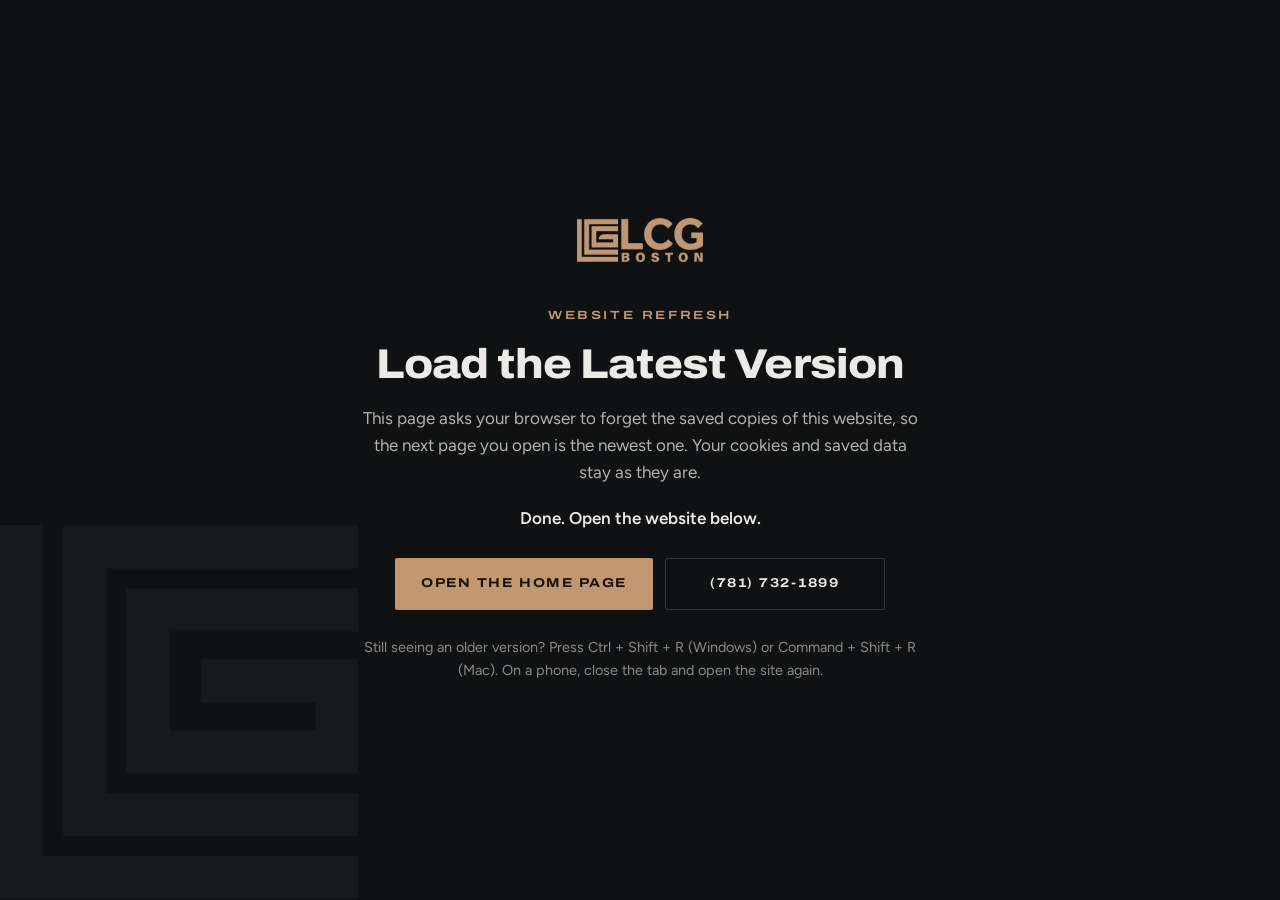
<file: clear-cache.html>
<!doctype html>
<html lang="en">
<head>
  <meta charset="utf-8">
  <meta name="viewport" content="width=device-width, initial-scale=1">
  <title>Refresh the Website | LCG Boston</title>
  <meta name="robots" content="noindex, nofollow">
  <meta name="theme-color" content="#111315">
  <link rel="icon" href="/favicon.ico" sizes="any">
  <link rel="apple-touch-icon" href="/assets/img/icons/apple-touch-icon.png">
  <!-- Served at /clear-cache. The server sends Clear-Site-Data: "cache" with this page (.htaccess):
       the browser drops this site's cached files. Cookies and saved data are kept.
       Hosting/CDN caches are cleared in the hosting panel. -->
  <link rel="preconnect" href="https://fonts.googleapis.com">
  <link rel="preconnect" href="https://fonts.gstatic.com" crossorigin>
  <link href="https://fonts.googleapis.com/css2?family=Archivo:wdth,wght@100..125,600..800&family=Figtree:wght@400;600&display=swap" rel="stylesheet">
  <style>
    :root { --ink: #0F1113; --text: #ECEAE6; --text-2: #B4B2AD; --text-3: #8B8A86; --line-2: rgba(236,234,230,.18); --tan: #C0976F; --tan-hi: #D3AD87; --on-tan: #14110E; }
    * { box-sizing: border-box; margin: 0; }
    html, body { min-height: 100%; }
    body {
      background: var(--ink); color: var(--text); font: 400 17px/1.6 "Figtree", Arial, sans-serif;
      min-height: 100svh; display: grid; place-items: center; padding: 24px 16px; text-align: center; overflow-x: hidden; position: relative;
    }
    .mark { position: absolute; left: 0; bottom: 0; width: clamp(200px, 28vw, 440px); fill: none; stroke: #8B8A86; stroke-width: 107; opacity: .07; pointer-events: none; }
    main { position: relative; max-width: 560px; display: grid; justify-items: center; gap: 18px; }
    .logo { height: 44px; width: auto; margin-bottom: 18px; }
    .eyebrow { font-family: "Archivo", Arial, sans-serif; font-weight: 600; font-stretch: 125%; font-size: .74rem; letter-spacing: .22em; text-transform: uppercase; color: var(--tan); }
    h1 { font-family: "Archivo", Arial, sans-serif; font-weight: 800; font-stretch: 112%; font-size: clamp(1.8rem, 5vw, 2.6rem); line-height: 1.05; letter-spacing: -.02em; }
    p { color: var(--text-2); }
    .status { min-height: 1.6em; font-weight: 600; color: var(--text); }
    .actions { display: flex; flex-wrap: wrap; justify-content: center; gap: 12px; margin-top: 8px; }
    .btn {
      display: inline-flex; align-items: center; justify-content: center; min-height: 52px; padding: 0 26px; min-width: 220px;
      font-family: "Archivo", Arial, sans-serif; font-weight: 700; font-stretch: 118%; font-size: .8rem; letter-spacing: .12em; text-transform: uppercase;
      text-decoration: none; border-radius: 2px; transition: background-color .3s, border-color .3s, color .3s;
    }
    .btn--primary { background: var(--tan); color: var(--on-tan); }
    .btn--primary:hover { background: var(--tan-hi); }
    .btn--ghost { border: 1.5px solid var(--line-2); color: var(--text); }
    .btn--ghost:hover { border-color: var(--tan); color: var(--tan-hi); }
    .note { font-size: .9rem; color: var(--text-3); margin-top: 8px; }
    a:focus-visible { outline: 2px solid var(--tan); outline-offset: 3px; }
    @media (max-width: 400px) { .btn { min-width: 0; width: 100%; } }
  </style>
</head>
<body>
  <svg class="mark" viewBox="0 0 893 934" aria-hidden="true">
    <path d="M53 0V878H893"/><path d="M893 55H211V722H893"/><path d="M893 212H368V566H840V388H500"/>
  </svg>
  <main>
    <a href="/" aria-label="LCG Boston home"><img class="logo" src="/assets/img/brand/LOGO@3x.webp" alt="LCG Boston"></a>
    <p class="eyebrow">Website refresh</p>
    <h1>Load the Latest Version</h1>
    <p>This page asks your browser to forget the saved copies of this website, so the next page you open is the newest one. Your cookies and saved data stay as they are.</p>
    <p class="status" role="status" aria-live="polite" data-status>Refreshing…</p>
    <div class="actions">
      <a class="btn btn--primary" href="/" data-refresh-link>Open the Home Page</a>
      <a class="btn btn--ghost" href="tel:+17817321899">(781) 732-1899</a>
    </div>
    <p class="note">Still seeing an older version? Press Ctrl + Shift + R (Windows) or Command + Shift + R (Mac). On a phone, close the tab and open the site again.</p>
  </main>
  <script>
    // Backup for the Clear-Site-Data header: empty Cache Storage, drop service workers,
    // and give the link a fresh address so no cached copy can answer it.
    (async () => {
      const status = document.querySelector('[data-status]');
      try {
        if ('caches' in window) await Promise.all((await caches.keys()).map((key) => caches.delete(key)));
        if (navigator.serviceWorker) await Promise.all((await navigator.serviceWorker.getRegistrations()).map((r) => r.unregister()));
      } catch (e) { /* not available in this browser: the header still does the work */ }
      document.querySelectorAll('[data-refresh-link]').forEach((link) => {
        const url = new URL(link.getAttribute('href'), location.href);
        url.searchParams.set('refresh', String(Date.now()));
        link.href = url.href;
      });
      status.textContent = 'Done. Open the website below.';
    })();
  </script>
</body>
</html>
</file>
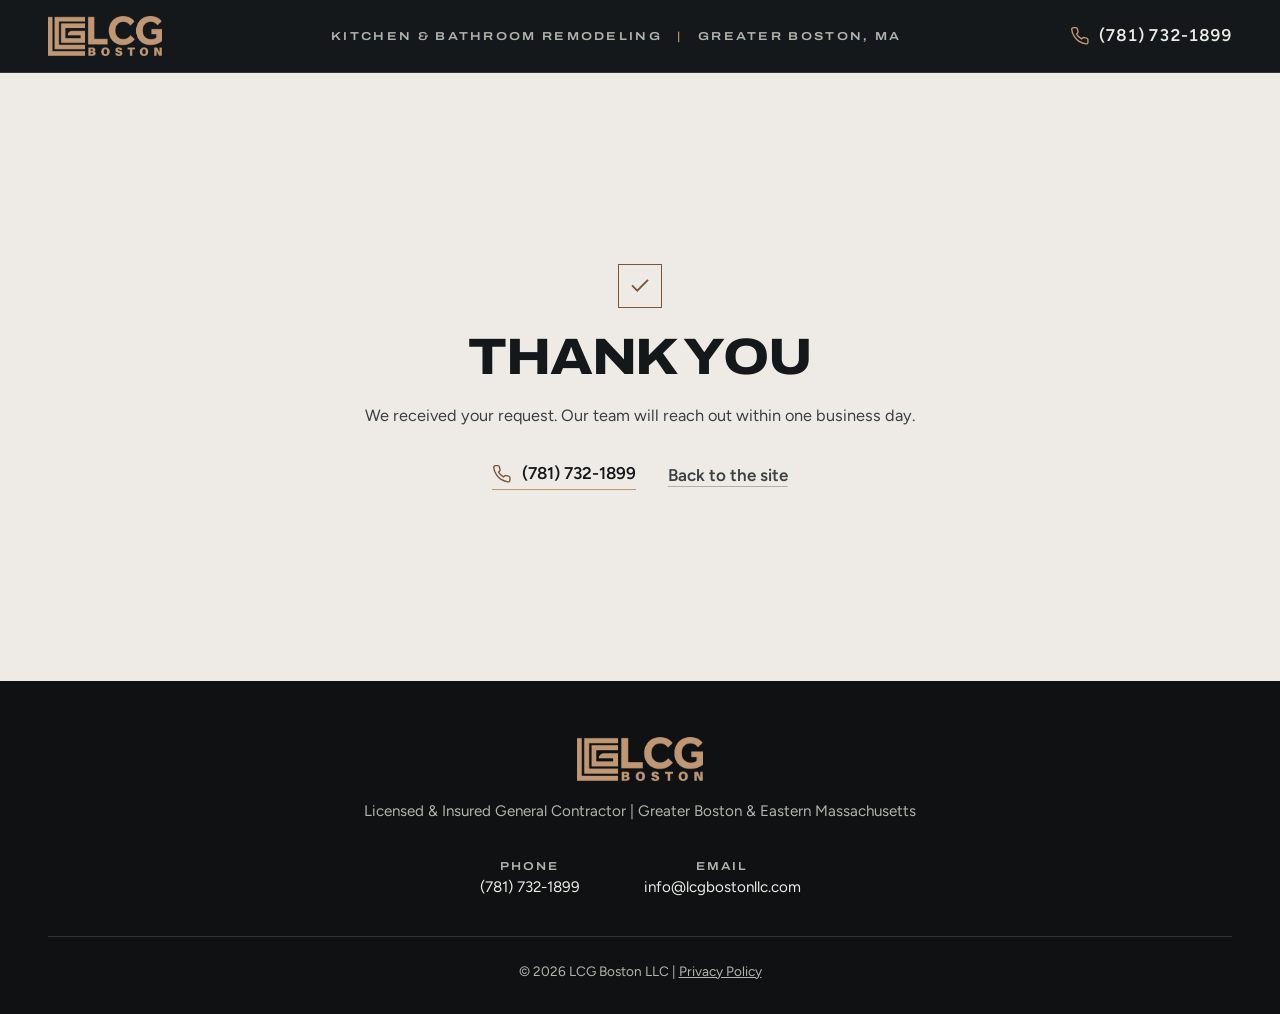
<file: kitchen-bathroom-remodeling/thank-you.html>
<!doctype html>
<html lang="en">
<head>
  <meta charset="utf-8">
  <meta name="viewport" content="width=device-width, initial-scale=1, viewport-fit=cover">
  <meta name="robots" content="noindex, nofollow">
  <!-- Conversion: the estimate form leaves a one-time pass in sessionStorage after Web3Forms
       confirms the request. Only then is generate_lead pushed here, once; a refresh, a bookmark
       or a direct visit pushes nothing, so the Google Ads tag on generate_lead never double counts. -->
  <script>
    window.dataLayer = window.dataLayer || [];
    (function () {
      var lead = null;
      try {
        lead = JSON.parse(sessionStorage.getItem('lcg-lead-ok'));
        sessionStorage.removeItem('lcg-lead-ok');
      } catch (e) { lead = null; }
      if (lead && lead.event === 'generate_lead' && Date.now() - lead.t < 30 * 60 * 1000) {
        window.dataLayer.push({
          event: 'generate_lead',
          service: lead.service,
          lead_source: lead.lead_source,
          page_type: 'kitchen_bath_thank_you',
          inputs: lead.inputs
        });
      }
    })();
  </script>
  <!-- Google Tag Manager (same container as the main site) -->
  <script>(function(w,d,s,l,i){w[l]=w[l]||[];w[l].push({"gtm.start":
  new Date().getTime(),event:"gtm.js"});var f=d.getElementsByTagName(s)[0],
  j=d.createElement(s),dl=l!="dataLayer"?"&l="+l:"";j.async=true;j.src=
  "https://www.googletagmanager.com/gtm.js?id="+i+dl;f.parentNode.insertBefore(j,f);
  })(window,document,"script","dataLayer","GTM-NK6386ZL");</script>
  <!-- End Google Tag Manager -->
  <title>Thank You | LCG Boston</title>
  <meta name="theme-color" content="#15181B">
  <link rel="icon" href="/favicon.ico" sizes="any">
  <link rel="icon" type="image/png" sizes="32x32" href="/assets/img/icons/favicon-32.png">
  <link rel="apple-touch-icon" href="/assets/img/icons/apple-touch-icon.png">

  <link rel="preconnect" href="https://fonts.googleapis.com">
  <link rel="preconnect" href="https://fonts.gstatic.com" crossorigin>
  <link href="https://fonts.googleapis.com/css2?family=Archivo:wdth,wght@100..125,500..800&family=Figtree:wght@400;500;600&display=swap" rel="stylesheet">
  <link rel="stylesheet" href="/assets/css/lp.css?v=20261124-2">
</head>
<body data-lp="kitchen_bath">
  <!-- Google Tag Manager (noscript) -->
  <noscript><iframe src="https://www.googletagmanager.com/ns.html?id=GTM-NK6386ZL"
  height="0" width="0" style="display:none;visibility:hidden"></iframe></noscript>
  <!-- End Google Tag Manager (noscript) -->

  <svg width="0" height="0" style="position:absolute" aria-hidden="true" focusable="false">
    <defs>
      <symbol id="i-phone" viewBox="0 0 24 24"><path d="M22 16.92v3a2 2 0 0 1-2.18 2 19.79 19.79 0 0 1-8.63-3.07 19.5 19.5 0 0 1-6-6 19.79 19.79 0 0 1-3.07-8.67A2 2 0 0 1 4.11 2h3a2 2 0 0 1 2 1.72c.13.96.36 1.9.7 2.81a2 2 0 0 1-.45 2.11L8.09 9.91a16 16 0 0 0 6 6l1.27-1.27a2 2 0 0 1 2.11-.45c.91.34 1.85.57 2.81.7A2 2 0 0 1 22 16.92z"/></symbol>
      <symbol id="i-check" viewBox="0 0 24 24"><path d="M20 6 9 17l-5-5"/></symbol>
      <symbol id="i-arrow-left" viewBox="0 0 24 24"><path d="M20 12H4M11 5l-7 7 7 7"/></symbol>
    </defs>
  </svg>

  <a class="skip" href="#main">Skip to content</a>

  <header class="hd">
    <div class="hd__inner wrap">
      <span class="hd__logo">
        <img src="/assets/img/brand/LOGO@3x.webp" alt="LCG Boston" width="2740" height="960">
      </span>
      <p class="hd__context">Kitchen &amp; Bath<b class="hd__st">room</b> Remodeling <span aria-hidden="true">|</span> Greater Boston<b class="hd__st">, MA</b></p>
      <div class="hd__actions">
        <a class="hd__phone" href="tel:+17817321899" data-phone="header">
          <svg class="i" aria-hidden="true"><use href="#i-phone"/></svg>
          <span>(781) 732-1899</span>
        </a>
      </div>
    </div>
  </header>

  <main id="main">
    <section class="ty" aria-labelledby="ty-title">
      <div class="wrap ty__body">
        <svg class="i ty__check" aria-hidden="true"><use href="#i-check"/></svg>
        <h1 class="ty__title" id="ty-title">Thank You</h1>
        <p class="lead">We received your request. Our team will reach out within one business day.</p>
        <div class="ty__actions">
          <a class="link-call" href="tel:+17817321899" data-phone="thank-you"><svg class="i" aria-hidden="true"><use href="#i-phone"/></svg>(781) 732-1899</a>
          <a class="link-quiet" href="/kitchen-bathroom-remodeling/">Back to the site</a>
        </div>
      </div>
    </section>
  </main>

  <footer class="ft">
    <div class="wrap ft__inner">
      <div class="ft__brand">
        <img src="/assets/img/brand/LOGO@3x.webp" alt="LCG Boston" width="2740" height="960" loading="lazy">
        <p>Licensed &amp; Insured General Contractor <span aria-hidden="true">|</span> Greater Boston &amp; Eastern Massachusetts</p>
      </div>
      <dl class="ft__contact">
        <div><dt>Phone</dt><dd><a href="tel:+17817321899" data-phone="footer">(781) 732-1899</a></dd></div>
        <div><dt>Email</dt><dd><a href="mailto:info@lcgbostonllc.com">info@lcgbostonllc.com</a></dd></div>
      </dl>
    </div>
    <div class="wrap"><p class="ft__legal">© 2026 LCG Boston LLC <span aria-hidden="true">|</span> <a href="/privacy-policy">Privacy Policy</a></p></div>
  </footer>

  <script src="/assets/js/lp.js?v=20261124-2" defer></script>
</body>
</html>
</file>
<file: assets/css/lp.css>
/* =========================================================
   LCG Boston, service landing pages
   Same brand as the main site (graphite, bronze, square geometry,
   Archivo + Figtree) on a light honed-stone ground.
   The bronze line is the brass profile: it frames photos,
   rules the scope list and carries the primary action.
   ========================================================= */

:root {
  /* Stone (light ground) */
  --stone:      #EEEBE6;   /* page ground */
  --stone-2:    #E5E1DA;   /* alternate band */
  --paper:      #F9F8F6;   /* raised panels, inputs */
  --ink:        #15181B;   /* text, 15.6:1 on --stone */
  --ink-2:      #3B4045;   /* secondary text, 9.4:1 */
  --ink-3:      #5C6166;   /* tertiary text, 5.4:1 */
  --rule:       rgba(21, 24, 27, 0.14);
  --rule-2:     rgba(21, 24, 27, 0.28);

  /* Graphite (bands) */
  --graphite:   #15181B;
  --graphite-2: #1D2125;
  --graphite-3: #0F1113;
  --on-dark:    #ECEAE6;
  --on-dark-2:  #B4B2AD;
  --rule-dark:  rgba(236, 234, 230, 0.14);

  /* Bronze (brass) */
  --tan:        #C0976F;   /* brand */
  --tan-hi:     #D3AD87;
  --tan-press:  #AE8660;
  --tan-text:   #7A5636;   /* bronze text on stone, 5.6:1 */
  --on-tan:     #14110E;   /* text on tan, 8.1:1 */

  --danger:     #A3392B;   /* errors on light, 6.1:1 on --paper */
  --danger-dk:  #F08A7A;   /* errors on graphite */

  --f-display: "Archivo", "Helvetica Neue", Arial, sans-serif;
  --f-body:    "Figtree", "Helvetica Neue", Arial, sans-serif;

  --wrap: 1320px;
  --gutter: clamp(16px, 4vw, 48px);
  --sec: clamp(56px, min(9vw, 11vh), 136px);  /* height-aware so laptops do not scroll through padding */
  --hd-h: 72px;
  --r: 2px;

  --ease: cubic-bezier(0.16, 1, 0.3, 1);
}

*, *::before, *::after { box-sizing: border-box; }
html { -webkit-text-size-adjust: 100%; overflow-x: clip; scroll-behavior: smooth; scroll-padding-top: calc(var(--hd-h) + 12px); }
body {
  margin: 0;
  background: var(--stone);
  color: var(--ink);
  font: 400 17px/1.6 var(--f-body);
  -webkit-font-smoothing: antialiased;
  text-rendering: optimizeLegibility;
  overflow-x: clip;
}
img { display: block; max-width: 100%; height: auto; }
a { color: inherit; }
button { font: inherit; color: inherit; background: none; border: 0; cursor: pointer; padding: 0; }
ul, ol { list-style: none; margin: 0; padding: 0; }
h1, h2, h3, p, figure, dl, dd, blockquote { margin: 0; }
fieldset { margin: 0; padding: 0; border: 0; min-width: 0; }
[hidden] { display: none !important; }
.br-m { display: none; }  /* line breaks that apply on phones only */
legend { padding: 0; }

::selection { background: var(--tan); color: var(--on-tan); }
:focus-visible { outline: 2px solid var(--ink); outline-offset: 3px; }
.band :focus-visible, .hd :focus-visible, .ft :focus-visible, .mbar :focus-visible { outline-color: var(--tan-hi); }

.i { width: 1.15em; height: 1.15em; flex: none; fill: none; stroke: currentColor; stroke-width: 1.7; stroke-linecap: square; stroke-linejoin: miter; }

.wrap { width: 100%; max-width: calc(var(--wrap) + var(--gutter) * 2); margin-inline: auto; padding-inline: var(--gutter); }
.sec { padding-block: var(--sec); }
.band { background: var(--graphite); color: var(--on-dark); }

.skip {
  position: absolute; left: 12px; top: -60px; z-index: 100;
  background: var(--tan); color: var(--on-tan); padding: 10px 16px; font-weight: 600; text-decoration: none;
}
.skip:focus { top: 12px; }

/* ---------- Type ---------- */
.h2 {
  font-family: var(--f-display);
  font-weight: 800; font-stretch: 112%;
  font-size: clamp(1.7rem, 2.7vw, 2.45rem);
  line-height: 1.04; letter-spacing: -0.015em;
  text-transform: uppercase;
  text-wrap: balance;
}
.lead { margin-top: 20px; font-size: clamp(1.02rem, 1.2vw, 1.14rem); color: var(--ink-2); max-width: 58ch; }
.band .lead { color: var(--on-dark-2); }
h3 { font-family: var(--f-display); font-weight: 700; font-stretch: 106%; font-size: 1.16rem; line-height: 1.2; letter-spacing: -0.005em; }

/* ---------- Buttons ---------- */
.btn {
  --h: 54px;
  display: inline-flex; align-items: center; justify-content: center; gap: 12px;
  min-height: var(--h); padding: 0 26px;
  font-family: var(--f-display); font-weight: 700; font-stretch: 116%;
  font-size: 0.86rem; letter-spacing: 0.1em; text-transform: uppercase; text-decoration: none;
  border-radius: var(--r); border: 1px solid transparent;
  transition: background-color .25s var(--ease), border-color .25s var(--ease), color .25s var(--ease), transform .25s var(--ease);
  white-space: nowrap;
}
.btn .i { transition: transform .35s var(--ease); }
.btn:hover .i { transform: translateX(3px); }
.btn--primary { background: var(--tan); color: var(--on-tan); border-color: var(--tan-press); }
.btn--primary:hover { background: var(--tan-hi); }
.btn--primary:active { background: var(--tan-press); transform: translateY(1px); }
.btn--ghost-dark { color: var(--ink); border-color: var(--rule-2); background: transparent; }
.btn--ghost-dark:hover { border-color: var(--ink); }
.btn--ghost-dark:hover .i { transform: translateX(-3px); }
.btn--sm { --h: 44px; padding: 0 18px; font-size: 0.76rem; }
.btn--lg { --h: 60px; }
.btn--block { width: 100%; }
.btn[disabled] { cursor: progress; opacity: .7; }

.link-call {
  display: inline-flex; align-items: center; gap: 10px;
  font-weight: 600; color: var(--ink); text-decoration: none;
  border-bottom: 1px solid var(--tan); padding-bottom: 2px;
  transition: border-color .25s var(--ease), color .25s var(--ease);
}
.link-call .i { color: var(--tan-text); }
.link-call:hover { border-color: var(--ink); }

/* ---------- Brass frame ----------
   A 1px bronze profile inset into the photo, like the frame of a glass
   shower. The offset variant adds the nested band from the LCG mark. */
.frame { position: relative; isolation: isolate; }
.frame img { width: 100%; height: 100%; object-fit: cover; }
.frame::after {
  content: ""; position: absolute; inset: clamp(10px, 1.4vw, 18px); z-index: 1;
  border: 1px solid rgba(211, 173, 135, 0.85);
  pointer-events: none;
}
.frame--quiet::after { border-color: rgba(211, 173, 135, 0.6); }

/* ---------- Header ---------- */
.hd { position: sticky; top: 0; z-index: 40; background: var(--graphite); color: var(--on-dark); border-bottom: 1px solid var(--rule-dark); }
.hd__inner { height: var(--hd-h); display: grid; grid-template-columns: auto 1fr auto; align-items: center; gap: 24px; }
.hd__logo img { height: 40px; width: auto; }
.hd__context {
  justify-self: center;
  font-family: var(--f-display); font-weight: 600; font-stretch: 120%;
  font-size: 0.72rem; letter-spacing: 0.2em; text-transform: uppercase; color: var(--on-dark-2);
}
.hd__context span { color: var(--tan); margin-inline: 10px; }
.hd__actions { display: flex; align-items: center; gap: 22px; }
.hd__phone { display: inline-flex; align-items: center; gap: 9px; text-decoration: none; font-weight: 600; font-variant-numeric: tabular-nums; }
.hd__phone .i { color: var(--tan); }
.hd__phone:hover span { text-decoration: underline; text-decoration-color: var(--tan); text-underline-offset: 5px; }

/* ---------- Hero ---------- */
.hero {
  display: grid;
  grid-template-columns:
    [full-start] minmax(var(--gutter), 1fr)
    [copy-start] calc(min(var(--wrap), 100% - var(--gutter) * 2) * 0.55)
    [copy-end media-start] calc(min(var(--wrap), 100% - var(--gutter) * 2) * 0.45)
    minmax(var(--gutter), 1fr) [full-end];
  min-height: min(calc(100svh - var(--hd-h) - 1px), 860px);
  /* Warm light from the left, settling into stone where the photo begins. */
  background: linear-gradient(100deg, var(--paper) 0%, var(--stone) 52%);
}
.hero__copy {
  grid-column: copy;
  align-self: center;
  padding: clamp(48px, 6vw, 88px) clamp(32px, 4.5vw, 72px) clamp(48px, 6vw, 88px) 0;
}
.hero__media { grid-column: media-start / full-end; margin: 0; min-height: 520px; }
/* The photo dissolves into the stone ground instead of meeting it on a hard edge. */
.hero__media::before {
  content: ""; position: absolute; inset: 0; z-index: 1; pointer-events: none;
  background: linear-gradient(90deg, var(--stone) 0%, rgba(238, 235, 230, 0.55) 14%, rgba(238, 235, 230, 0) 40%);
}
/* The brass profile stays open on the faded side, so it frames the photo without boxing in the gradient. */
.hero__media::after { border-left-color: transparent; }
@media (min-width: 1280px) {
  /* The H1 holds three lines (Bathroom Remodeling / Designed Around / Your Home)
     at full expanded width inside the 55% column. Size fitted to measured line
     widths: 36.5px at 1280, 44.8px from 1440. Below 1280 it wraps naturally. */
  .hero__copy { padding-right: clamp(32px, 3.4vw, 56px); }
  .hero .hero__title { font-size: clamp(2rem, calc(5.31vw - 31.5px), 2.8rem); }
  .hero .hero__title span { display: block; white-space: nowrap; }
}
@media (min-width: 900px) and (max-width: 1099px) {
  /* narrow desktop: ZIP and button stack so the field keeps a usable width */
  .hero .zipstart__row { flex-direction: column; border: 0; background: none; gap: 10px; }
  .hero .zipstart__row input { border: 1px solid var(--ink); background: var(--paper); }
  .hero .zipstart__row:focus-within { outline: none; }
  .hero .zipstart__row input:focus { outline: 2px solid var(--ink); outline-offset: 2px; }
  .hero .zipstart__row .btn { border: 1px solid var(--tan-press); }
}
@media (max-width: 1359px) {
  /* the trust row wraps here, so drop the separators instead of leaving one hanging */
  .hero .trust { gap: 8px 22px; }
  .hero .trust li { border: 0; padding: 0; margin: 0; }
}
.hero__media picture { display: block; height: 100%; }
.hero__media img { object-position: 46% 50%; }

.hero__title {
  font-family: var(--f-display); font-weight: 800; font-stretch: 112%;
  font-size: clamp(2.1rem, 3.3vw, 3.5rem); line-height: 0.98; letter-spacing: -0.02em;
  text-transform: uppercase; text-wrap: balance;
}
.hero__sub { margin-top: 26px; max-width: 54ch; font-size: clamp(1.02rem, 1.2vw, 1.13rem); color: var(--ink-2); }

.trust { display: flex; flex-wrap: wrap; margin-top: 28px; row-gap: 10px; }
.trust li {
  display: inline-flex; align-items: center; gap: 9px;
  font-family: var(--f-display); font-weight: 600; font-stretch: 108%; font-size: 0.9rem; letter-spacing: 0.01em;
  padding-right: 18px; margin-right: 18px; border-right: 1px solid var(--tan);
}
.trust li:last-child { border-right: 0; padding-right: 0; margin-right: 0; }
.trust .i { color: var(--tan-text); }

.zipstart { margin-top: 36px; max-width: 560px; }
.zipstart__label {
  display: block; margin-bottom: 10px;
  font-family: var(--f-display); font-weight: 700; font-stretch: 112%; font-size: 0.76rem; letter-spacing: 0.14em; text-transform: uppercase;
}
.zipstart__row { display: flex; border: 1px solid var(--ink); background: var(--paper); }
.zipstart__row input {
  flex: 1 1 auto; min-width: 0; height: 60px; padding: 0 18px;
  border: 0; background: transparent; color: var(--ink);
  font: 600 1.15rem/1 var(--f-body); letter-spacing: 0.08em; font-variant-numeric: tabular-nums;
}
.zipstart__row input::placeholder { color: var(--ink-3); font-weight: 400; letter-spacing: 0.02em; }
.zipstart__row input:focus { outline: none; }
.zipstart__row:focus-within { outline: 2px solid var(--ink); outline-offset: 3px; }
.zipstart__row .btn { border-radius: 0; border: 0; border-left: 1px solid var(--ink); }
.zipstart__msg { min-height: 1.5em; margin-top: 8px; font-size: 0.92rem; color: var(--ink-2); }
.zipstart__msg.is-error { color: var(--danger); font-weight: 600; }

.hero__alt { margin-top: 10px; display: grid; gap: 14px; }
.hero__alt .link-call { justify-self: start; }
.hero__micro { font-size: 0.95rem; color: var(--ink-3); max-width: 48ch; }

/* ---------- Scope: heading row, then photo beside a 3 x 2 service grid (one screen on desktop) ---------- */
.scope { padding-block: clamp(56px, 5.6vw, 96px); }
.scope__head { display: grid; grid-template-columns: minmax(0, 7fr) minmax(0, 5fr); gap: 20px clamp(40px, 5vw, 96px); align-items: end; }
.scope__head .h2 { max-width: 22ch; }
.scope__head .lead { margin-top: 0; }
.scope__body {
  margin-top: clamp(32px, 4vw, 56px);
  display: grid; grid-template-columns: minmax(0, 3fr) minmax(0, 9fr); gap: clamp(24px, 3vw, 48px);
}
/* The photo takes the grid's height instead of setting it, so the service cells stay compact. */
.scope__media { position: relative; min-height: 0; overflow: hidden; }
.scope__media img { position: absolute; inset: 0; }
.scope__list { display: grid; grid-template-columns: repeat(3, minmax(0, 1fr)); border-top: 1px solid var(--rule-2); }
.scope__item {
  position: relative;
  padding: 26px clamp(20px, 2vw, 32px) 30px;
  border-bottom: 1px solid var(--rule-2); border-left: 1px solid var(--rule-2);
}
.scope__item:nth-child(3n + 1) { border-left: 0; padding-left: 0; }
/* A brass rule draws across the top of the cell on hover, echoing the shower's brass profile. */
.scope__item::before {
  content: ""; position: absolute; left: 0; right: 0; top: -1px; height: 2px; background: var(--tan);
  transform: scaleX(0); transform-origin: left; transition: transform .5s var(--ease);
}
.scope__item:hover::before { transform: scaleX(1); }
.scope__item h3 { display: flex; align-items: baseline; gap: 12px; font-size: clamp(1.06rem, 1.3vw, 1.22rem); }
.scope__item h3::before {
  content: ""; flex: none; width: 8px; height: 8px; border: 1px solid var(--tan-text);
  transform: translateY(-2px); transition: background-color .3s var(--ease), border-color .3s var(--ease);
}
.scope__item:hover h3::before { background: var(--tan); border-color: var(--tan); }
.scope__item p { margin-top: 10px; color: var(--ink-2); font-size: 0.98rem; }

/* ---------- Portfolio: two looping rows, edge to edge ---------- */
.work { overflow: hidden; }
.work__head { text-align: center; }
.pg {
  --pg-gap: 14px;
  margin-top: clamp(40px, 5vw, 64px);
  display: grid; gap: var(--pg-gap);
  -webkit-mask-image: linear-gradient(90deg, transparent 0, #000 7%, #000 93%, transparent 100%);
  mask-image: linear-gradient(90deg, transparent 0, #000 7%, #000 93%, transparent 100%);
}
.pg-row { overflow: hidden; }
/* Each set is followed by one gap, so a seamless loop moves half the track plus half a gap. */
.pg-track { display: flex; gap: var(--pg-gap); width: max-content; animation: pg-left 72s linear infinite; }
.pg-row--rev .pg-track { animation-name: pg-right; animation-duration: 64s; }
.pg-row:hover .pg-track, .pg-row:focus-within .pg-track { animation-play-state: paused; }
.pg-set { display: flex; gap: var(--pg-gap); flex: none; }
.pg-item { flex: none; height: clamp(170px, 17vw, 360px); }
.pg-item--t { aspect-ratio: 4 / 5; }
.pg-item--s { aspect-ratio: 1 / 1; }
.pg-item--w { aspect-ratio: 3 / 2; }
@keyframes pg-left { to { transform: translateX(calc(-50% - var(--pg-gap) / 2)); } }
@keyframes pg-right { from { transform: translateX(calc(-50% - var(--pg-gap) / 2)); } to { transform: translateX(0); } }

.g__btn { position: relative; display: block; width: 100%; height: 100%; overflow: hidden; cursor: zoom-in; background: var(--graphite-2); }
.g__btn img { width: 100%; height: 100%; object-fit: cover; transition: transform .9s var(--ease); }
.g__btn::after {
  content: ""; position: absolute; inset: 10px; border: 1px solid rgba(211, 173, 135, 0.9);
  opacity: 0; transform: scale(1.03); transition: opacity .4s var(--ease), transform .6s var(--ease);
  pointer-events: none;
}
.g__btn:hover img { transform: scale(1.05); }
.g__btn:hover::after, .g__btn:focus-visible::after { opacity: 1; transform: none; }
.g__btn:focus-visible { outline-offset: -4px; }
.g__zoom {
  position: absolute; right: 10px; bottom: 10px; width: 36px; height: 36px;
  display: grid; place-items: center; background: rgba(21, 24, 27, 0.72); color: var(--on-dark);
  opacity: 0; transition: opacity .3s var(--ease);
}
.g__btn:hover .g__zoom, .g__btn:focus-visible .g__zoom { opacity: 1; }

.work__cta {
  margin-top: clamp(32px, 4.5vw, 56px);
  display: flex; flex-wrap: wrap; align-items: center; justify-content: center; gap: 16px 36px; text-align: center;
}
.work__cta p { font-family: var(--f-display); font-weight: 600; font-stretch: 106%; font-size: clamp(1.1rem, 1.5vw, 1.3rem); }

/* ---------- Benefits (kitchen): three outcomes under a brass rule ---------- */
.benefits { background: var(--paper); }
.benefits__head { max-width: 780px; margin-inline: auto; text-align: center; }
.benefits__head .lead { margin-inline: auto; }
.benefits__list { margin-top: clamp(32px, 4.5vw, 56px); display: grid; grid-template-columns: repeat(3, minmax(0, 1fr)); gap: clamp(20px, 3vw, 40px); }
.benefit { padding-top: 22px; border-top: 2px solid var(--tan); }
.benefit h3 { font-size: clamp(1.15rem, 1.6vw, 1.4rem); }
.benefit p { margin-top: 10px; color: var(--ink-2); max-width: 36ch; }

/* ---------- Why LCG ---------- */
.why { background: var(--stone-2); }
.why__grid { display: grid; grid-template-columns: minmax(0, 5fr) minmax(0, 7fr); gap: clamp(48px, 7vw, 120px); align-items: center; }
.why__media { aspect-ratio: 2 / 3; max-width: 460px; }
.pillars { margin-top: clamp(32px, 4vw, 52px); display: grid; grid-template-columns: repeat(2, minmax(0, 1fr)); gap: 0 clamp(28px, 4vw, 56px); }
.pillars li { padding: 26px 0 30px; border-top: 1px solid var(--rule-2); }
.pillars h3 { color: var(--ink); font-size: clamp(1.08rem, 1.4vw, 1.24rem); }
.pillars p { margin-top: 10px; color: var(--ink-2); }

/* ---------- Process ---------- */
.process { text-align: center; }
.process__title { max-width: 22ch; margin-inline: auto; }
.steps { margin-top: clamp(40px, 5vw, 72px); display: grid; grid-template-columns: repeat(4, minmax(0, 1fr)); gap: 32px; }
.step { position: relative; padding-inline: 8px; }
/* Rail runs from this node's right edge to the next node's left edge (nodes sit centered in each column). */
.step:not(:last-child)::after {
  content: ""; position: absolute; left: calc(50% + 22px); right: calc(-50% - 10px); top: 22px; height: 1px; background: var(--tan);
}
.step__node {
  position: relative; display: grid; place-items: center; width: 44px; height: 44px; margin-inline: auto;
  background: var(--stone); border: 1px solid var(--tan-text); color: var(--tan-text);
  font-family: var(--f-display); font-weight: 700; font-stretch: 112%; font-size: 1rem; font-variant-numeric: tabular-nums;
}
.step:first-child .step__node { background: var(--tan); border-color: var(--tan-press); color: var(--on-tan); }
.step h3 { margin-top: 24px; }
.step p { margin-top: 10px; color: var(--ink-2); }
.process__cta { margin-top: clamp(40px, 5vw, 64px); }

/* ---------- Reviews (staging only) ---------- */
.reviews { background: var(--paper); }
.reviews__flag {
  display: inline-block; margin-bottom: 28px; padding: 8px 12px;
  border: 1px dashed var(--danger); color: var(--danger); font-size: 0.86rem; font-weight: 600;
}
.reviews__flag { display: block; width: fit-content; margin-inline: auto; }
.reviews__head { max-width: 760px; margin-inline: auto; text-align: center; }
.reviews__head .lead { margin-inline: auto; }
/* Bento: tan feature quote spans two rows, two quiet cards beside it, a photo band with the call to action below them. */
.reviews__grid {
  margin-top: clamp(36px, 4vw, 56px);
  display: grid; grid-template-columns: minmax(0, 1.35fr) minmax(0, 1fr) minmax(0, 1fr); grid-template-rows: auto auto; gap: 20px;
}
.review {
  background: var(--stone); padding: clamp(26px, 2.6vw, 34px);
  display: flex; flex-direction: column; justify-content: space-between; gap: 28px;
}
.review blockquote { font-size: 1.05rem; line-height: 1.55; color: var(--ink); }
.review figcaption { display: grid; gap: 2px; font-size: 0.92rem; }
.review figcaption strong { font-weight: 600; }
.review figcaption span { color: var(--ink-3); }
.review--feature { grid-row: 1 / 3; background: var(--tan); color: var(--on-tan); padding: clamp(32px, 4vw, 52px); }
.review--feature blockquote {
  color: var(--on-tan);
  font-family: var(--f-display); font-weight: 600; font-stretch: 104%;
  font-size: clamp(1.3rem, 1.85vw, 1.7rem); line-height: 1.38; letter-spacing: -0.01em;
}
.review--feature figcaption span { color: rgba(20, 17, 14, 0.74); }
.review__q { display: block; height: 0.5em; font-family: var(--f-display); font-weight: 800; font-size: 5rem; line-height: 0.82; }
.review--img { grid-column: 2 / 4; padding: 0; position: relative; overflow: hidden; min-height: 280px; background: var(--graphite); }
.review--img img { position: absolute; inset: 0; width: 100%; height: 100%; object-fit: cover; object-position: 50% 72%; }
.review--img::after { content: ""; position: absolute; inset: 0; background: linear-gradient(0deg, rgba(15, 17, 19, 0.7), rgba(15, 17, 19, 0) 60%); pointer-events: none; }
.review--img .btn { position: absolute; left: 28px; bottom: 28px; z-index: 1; }

/* ---------- FAQ ---------- */
.faq__grid { display: grid; grid-template-columns: minmax(0, 1fr); gap: clamp(36px, 5vw, 64px); }
.faq__head { text-align: center; }
/* Display-size title in title case, as on the main site FAQ. */
.faq__head .h2 { text-transform: none; font-size: clamp(2.3rem, 4.7vw, 4.1rem); line-height: 1; letter-spacing: -0.02em; }
.faq__note { margin-top: 20px; color: var(--ink-2); }
.faq__note a { color: var(--tan-text); font-weight: 700; text-decoration: none; white-space: nowrap; }
.faq__note a:hover { text-decoration: underline; text-underline-offset: 3px; }
.faq__list { border-top: 1px solid var(--rule); max-width: 860px; width: 100%; margin-inline: auto; }
.qa { border-bottom: 1px solid var(--rule); }
.qa summary {
  list-style: none; cursor: pointer;
  display: flex; justify-content: space-between; align-items: center; gap: 24px;
  padding: 24px 0;
  font-family: var(--f-display); font-weight: 700; font-stretch: 106%; font-size: clamp(1.05rem, 1.4vw, 1.2rem); line-height: 1.3;
}
.qa summary::-webkit-details-marker { display: none; }
.qa summary .i { color: var(--tan-text); transition: transform .35s var(--ease); }
.qa[open] summary .i { transform: rotate(45deg); }
.qa summary:hover { color: var(--tan-text); }
.qa p { padding: 0 48px 26px 0; color: var(--ink-2); max-width: 62ch; }

/* ---------- Estimate form ---------- */
.estimate__grid { display: grid; grid-template-columns: minmax(0, 4fr) minmax(0, 8fr); gap: clamp(40px, 5vw, 88px); align-items: start; }
.estimate__intro { position: sticky; top: calc(var(--hd-h) + 40px); }
/* Contact cards: each whole card is the link. */
.ccards { margin-top: 32px; display: grid; gap: 12px; }
.ccard {
  display: grid; grid-template-columns: auto minmax(0, 1fr) auto; align-items: center; gap: 16px;
  padding: 18px 20px; background: var(--graphite-2); border: 1px solid var(--rule-dark);
  text-decoration: none; transition: border-color .3s var(--ease), background-color .3s var(--ease);
}
.ccard:hover { border-color: var(--tan); background: #22272C; }
.ccard__icon { width: 1.3em; height: 1.3em; color: var(--tan-hi); }
.ccard__body { display: grid; gap: 4px; min-width: 0; }
.ccard__label { font-family: var(--f-display); font-weight: 600; font-stretch: 116%; font-size: 0.7rem; letter-spacing: 0.16em; text-transform: uppercase; color: var(--on-dark-2); }
.ccard__value { font-size: 1.05rem; font-weight: 600; color: var(--on-dark); overflow-wrap: anywhere; }
/* The phone is the fastest path for a remodel lead, so its card reads first. */
.ccard--phone { padding-block: 22px; border-color: rgba(192, 151, 111, 0.45); }
.ccard--phone .ccard__value { font-family: var(--f-display); font-weight: 700; font-stretch: 108%; font-size: clamp(1.35rem, 1.9vw, 1.7rem); letter-spacing: -0.005em; }
.ccard__go { color: var(--tan-hi); transition: transform .3s var(--ease); }
.ccard:hover .ccard__go { transform: translateX(4px); }


.panel { position: relative; background: var(--paper); color: var(--ink); padding: clamp(24px, 3.4vw, 48px); border-top: 3px solid var(--tan); }
/* Two steps on every screen: one fieldset at a time. */
.is-stepped .fs[data-step]:not(.is-active) { display: none; }
@media (min-width: 760px) {
  /* Wide panel: pair short fields so a step reads as one compact block. */
  .fs { display: grid; grid-template-columns: repeat(2, minmax(0, 1fr)); column-gap: clamp(20px, 2.4vw, 32px); align-content: start; }
  .fs > [data-group="timeline"], .fs > .field--wide { grid-column: 1 / -1; }
}
.fs__num { margin-right: 12px; color: var(--tan-text); font-variant-numeric: tabular-nums; }
.fs__title {
  width: 100%; padding-bottom: 12px; margin-bottom: 22px; border-bottom: 1px solid var(--tan);
  font-family: var(--f-display); font-weight: 700; font-stretch: 116%; font-size: 0.8rem; letter-spacing: 0.14em; text-transform: uppercase;
}
.field { margin-bottom: 20px; }
.field > label, .field--group > legend { display: block; margin-bottom: 8px; font-weight: 600; font-size: 0.96rem; }
.opt-tag { font-weight: 400; color: var(--ink-3); }
.field input[type="text"], .field input[type="tel"], .field input[type="email"], .field textarea {
  width: 100%; min-height: 52px; padding: 13px 14px;
  background: #fff; color: var(--ink); border: 1px solid var(--rule-2); border-radius: var(--r);
  font: 400 1rem/1.4 var(--f-body);  /* 16px+: no zoom on iOS */
  transition: border-color .2s var(--ease), box-shadow .2s var(--ease);
}
.field textarea { resize: vertical; min-height: 116px; }
.field input:hover, .field textarea:hover { border-color: var(--ink-3); }
.field input:focus, .field textarea:focus { outline: none; border-color: var(--ink); box-shadow: 0 0 0 1px var(--ink); }
.field input[name="zip"] { letter-spacing: 0.08em; font-variant-numeric: tabular-nums; }
.field__help { margin-top: 6px; font-size: 0.88rem; color: var(--ink-3); }
.field__help--above { margin: -2px 0 10px; }
.field__err { font-size: 0.88rem; font-weight: 600; color: var(--danger); }
.field__err:not(:empty) { margin-top: 6px; }
.field__note { font-size: 0.88rem; color: var(--ink-2); }
.field__note:not(:empty) { margin-top: 6px; padding-left: 10px; border-left: 1px solid var(--tan); }
.field.has-error input, .field.has-error textarea { border-color: var(--danger); box-shadow: 0 0 0 1px var(--danger); }

.opts { display: grid; gap: 8px; }
.opts--2 { grid-template-columns: repeat(2, minmax(0, 1fr)); }
.opts--3 { grid-template-columns: repeat(3, minmax(0, 1fr)); }
.opt { position: relative; display: block; }
.opt input { position: absolute; opacity: 0; inset: 0; margin: 0; cursor: pointer; }
/* Choices read as choices, not text fields: stone fill and a round marker that fills when picked. */
.opt span {
  display: flex; align-items: center; gap: 10px; text-align: left;
  min-height: 52px; padding: 8px 12px; background: var(--stone);
  border: 1px solid var(--rule); border-radius: var(--r);
  font-weight: 500; font-size: 0.94rem; line-height: 1.2;
  transition: border-color .2s var(--ease), background-color .2s var(--ease), color .2s var(--ease);
}
.opt span::before {
  content: ""; flex: none; width: 16px; height: 16px; border-radius: 50%;
  background: #fff; border: 1px solid var(--ink-3);
  transition: background-color .2s var(--ease), border-color .2s var(--ease), box-shadow .2s var(--ease);
}
.opt:hover span { border-color: var(--ink-3); }
.opt input:checked + span { background: var(--graphite); border-color: var(--graphite); color: var(--on-dark); font-weight: 600; }
.opt input:checked + span::before { background: var(--tan-hi); border-color: var(--tan-hi); box-shadow: inset 0 0 0 3px var(--graphite); }
.opt input:focus-visible + span { outline: 2px solid var(--ink); outline-offset: 2px; }
.field--group.has-error .opt span { border-color: var(--danger); }

.lead-form__nav { margin-top: 8px; display: flex; gap: 12px; }
.lead-form__nav [data-back] { flex: none; }
.lead-form__status { font-weight: 600; color: var(--danger); }
.lead-form__status:not(:empty) { margin-top: 14px; }
.lead-form__privacy { margin-top: 16px; display: flex; gap: 10px; font-size: 0.88rem; color: var(--ink-3); }
.lead-form__privacy .i { margin-top: 3px; color: var(--tan-text); }
.lead-form__privacy a { color: var(--ink); text-underline-offset: 3px; }
.hp { position: absolute !important; left: -9999px !important; width: 1px; height: 1px; opacity: 0; }

.is-loading [data-submit-label]::after { content: ""; display: inline-block; width: 1em; }

/* One step indicator replaces the old progress line + section title pair. */
.lead-form__progress { margin-bottom: 28px; }
.stepper { display: grid; grid-template-columns: repeat(2, minmax(0, 1fr)); gap: 10px; }
.stepper__item {
  display: flex; align-items: baseline; gap: 10px; padding-bottom: 14px; border-bottom: 2px solid var(--rule);
  font-family: var(--f-display); font-weight: 700; font-stretch: 116%; font-size: 0.8rem; letter-spacing: 0.14em; text-transform: uppercase;
  color: var(--ink-3); transition: color .3s var(--ease), border-color .3s var(--ease);
}
.stepper__num { font-variant-numeric: tabular-nums; }
.stepper__item.is-current { color: var(--ink); border-color: var(--tan); }
.stepper__item.is-current .stepper__num { color: var(--tan-text); }
.stepper__item.is-done { color: var(--ink-2); border-color: var(--tan); }
.sr-only { position: absolute !important; width: 1px; height: 1px; margin: -1px; padding: 0; overflow: hidden; clip: rect(0 0 0 0); white-space: nowrap; border: 0; }
/* With the stepper showing, each fieldset title stays for screen readers only. */
.is-stepped .fs__title { position: absolute; width: 1px; height: 1px; overflow: hidden; clip: rect(0 0 0 0); white-space: nowrap; margin: 0; padding: 0; border: 0; }

.thanks { padding-block: clamp(12px, 3vw, 40px); }
.thanks:focus { outline: none; }
.thanks__check { display: block; margin-bottom: 14px; color: var(--tan-text); width: 1.1em; height: 1.1em; stroke-width: 2; }
.thanks__title {
  font-family: var(--f-display); font-weight: 800; font-stretch: 112%; text-transform: uppercase;
  font-size: clamp(1.5rem, 2.6vw, 2.1rem); line-height: 1.05; letter-spacing: -0.01em; max-width: 18ch;
}
.thanks p { margin-top: 16px; color: var(--ink-2); max-width: 52ch; }
.thanks__alt a { color: var(--ink); font-weight: 600; text-underline-offset: 3px; }
.thanks .btn { margin-top: 28px; }

/* ---------- Footer ---------- */
.ft { background: var(--graphite-3); color: var(--on-dark-2); padding-top: 56px; padding-bottom: 32px; font-size: 0.95rem; }
/* Centered footer: logo and line, contact pair, legal. */
.ft__inner { display: grid; grid-template-columns: minmax(0, 1fr); justify-items: center; text-align: center; gap: 32px 56px; align-items: start; padding-bottom: 36px; }
.ft__brand img { height: 44px; width: auto; margin-inline: auto; }
.ft__brand p { margin-top: 18px; line-height: 1.7; }
.ft__contact { display: flex; flex-wrap: wrap; justify-content: center; gap: 14px clamp(32px, 5vw, 64px); }
.ft__contact dt { font-size: 0.72rem; letter-spacing: 0.16em; text-transform: uppercase; font-family: var(--f-display); font-weight: 600; font-stretch: 116%; }
.ft__contact dd { color: var(--on-dark); }
.ft__contact a { text-decoration: none; }
.ft__contact a:hover { color: var(--tan-hi); }
.ft__legal { text-align: center; padding-top: 24px; border-top: 1px solid var(--rule-dark); font-size: 0.85rem; }

/* ---------- Mobile bar ---------- */
.mbar { display: none; }

/* ---------- Gallery viewer ---------- */
.viewer {
  width: 100vw; height: 100dvh; max-width: none; max-height: none; margin: 0; padding: 0; border: 0;
  background: rgba(15, 17, 19, 0.96); color: var(--on-dark);
}
.viewer::backdrop { background: rgba(15, 17, 19, 0.6); }
.viewer[open] { display: grid; place-items: center; }
.viewer__fig { display: grid; justify-items: center; gap: 14px; padding: 64px 72px 32px; max-height: 100dvh; }
.viewer__fig img { max-height: calc(100dvh - 140px); width: auto; max-width: 100%; object-fit: contain; }
.viewer__fig figcaption { font-size: 0.95rem; color: var(--on-dark-2); text-align: center; }
.viewer__btn {
  position: absolute; display: grid; place-items: center; width: 48px; height: 48px;
  border: 1px solid var(--rule-dark); color: var(--on-dark); font-size: 1.2rem; background: rgba(21, 24, 27, 0.6);
  transition: border-color .2s var(--ease), color .2s var(--ease);
}
.viewer__btn:hover { border-color: var(--tan); color: var(--tan-hi); }
.viewer__close { top: 16px; right: 16px; }
.viewer__prev { left: 16px; top: 50%; translate: 0 -50%; }
.viewer__next { right: 16px; top: 50%; translate: 0 -50%; }

/* =========================================================
   Notebook fit: on desktop the vertical rhythm also follows viewport
   height, so each section reads in about one screen on 1280x720 to
   1536x864 laptops and the hero never needs a scroll.
   ========================================================= */
@media (min-width: 900px) {
  .hero__copy { padding-block: clamp(24px, 5.5vh, 88px); }
  .hero__sub { margin-top: clamp(14px, 2.6vh, 26px); }
  .trust { margin-top: clamp(16px, 2.8vh, 28px); }
  .zipstart { margin-top: clamp(20px, 3.6vh, 36px); }

  .scope { padding-block: clamp(44px, min(5.6vw, 7.4vh), 96px); }
  .scope__body { margin-top: clamp(24px, 4vh, 56px); }

  .work { padding-block: clamp(48px, min(7vw, 8vh), 112px); }
  .pg { margin-top: clamp(24px, 4vh, 56px); }
  /* Rows sized by screen height: as large as the section allows on a laptop, capped on big monitors. */
  .pg-item { height: clamp(170px, min(17vw, 25vh), 380px); }
  .work__cta { margin-top: clamp(24px, 4vh, 56px); }

  .why { --why-pad: clamp(48px, min(8vw, 9vh), 136px); padding-block: var(--why-pad); }
  .why__grid { grid-template-columns: minmax(0, 4fr) minmax(0, 8fr); gap: clamp(40px, 5vw, 96px); }
  .why__media { aspect-ratio: auto; width: 100%; height: min(690px, calc(100svh - var(--hd-h) - 1px - var(--why-pad) * 2)); }
  .pillars { margin-top: clamp(20px, 3.4vh, 52px); }
  .pillars li { padding: clamp(14px, 2.4vh, 26px) 0 clamp(16px, 2.8vh, 30px); }

  .process__title { max-width: 32ch; }
  .steps { margin-top: clamp(28px, 5vh, 72px); }
  .process__cta { margin-top: clamp(28px, 4.5vh, 64px); }

  .reviews__head { max-width: 1040px; }
  .reviews__flag { margin-bottom: clamp(14px, 2.4vh, 28px); }
  .reviews__grid { margin-top: clamp(24px, 3.6vh, 56px); }
  .benefits__list { margin-top: clamp(24px, 4vh, 56px); }
  .review { padding: clamp(20px, 3vh, 34px) clamp(22px, 2.4vw, 34px); }
  .review--feature { padding: clamp(26px, 4.4vh, 52px) clamp(28px, 3.4vw, 52px); }
  .review--img { padding: 0; min-height: clamp(160px, 22vh, 280px); }

  .faq__grid { gap: clamp(28px, 4.4vh, 64px); }
  .faq__head .h2 { font-size: clamp(2.3rem, min(4.7vw, 8.4vh), 4.1rem); }
  .qa summary { padding-block: clamp(14px, 2.2vh, 24px); }

  .estimate { padding-block: clamp(32px, min(7vw, 5vh), 120px); }
  .panel { padding-block: clamp(24px, 4.4vh, 48px); align-self: start; }
  .lead-form__progress { margin-bottom: clamp(18px, 3vh, 28px); }
  .field { margin-bottom: clamp(14px, 2.2vh, 20px); }
  .field textarea { min-height: clamp(84px, 13vh, 116px); }
}
@media (min-width: 1181px) {
  /* Step 1 on a wide panel: ZIP and start date on the left, the notes box fills the right. */
  .fs:first-child { grid-template-rows: auto 1fr; }
  .fs > [data-group="timeline"] { grid-column: 1; align-self: start; }
  .fs > .field--wide { grid-column: 2; grid-row: 1 / span 2; display: flex; flex-direction: column; }
  .fs > .field--wide textarea { flex: 1 1 auto; }
}

/* =========================================================
   Responsive
   ========================================================= */
@media (max-width: 1180px) {
  .hd__context { display: none; }
  .hd__inner { grid-template-columns: auto 1fr; }
  .hd__actions { justify-self: end; }
  .estimate__grid { grid-template-columns: minmax(0, 5fr) minmax(0, 7fr); }
}

@media (max-width: 1023px) {
  .scope__body { grid-template-columns: minmax(0, 1fr); }
  .scope__media { display: none; }
  .scope__list { grid-template-columns: repeat(2, minmax(0, 1fr)); }
  .scope__item:nth-child(3n + 1) { border-left: 1px solid var(--rule-2); padding-left: clamp(20px, 2vw, 32px); }
  .scope__item:nth-child(2n + 1) { border-left: 0; padding-left: 0; }
  .steps { grid-template-columns: repeat(2, minmax(0, 1fr)); row-gap: 48px; }
  .step:nth-child(2n)::after { display: none; }
  .pillars { grid-template-columns: 1fr; }
  .reviews__grid { grid-template-columns: minmax(0, 1fr) minmax(0, 1fr); }
  .review--feature { grid-row: auto; grid-column: 1 / 3; }
  .review--img { grid-column: 1 / 3; }
}

@media (max-width: 899px) {
  .hero { grid-template-columns: [full-start] var(--gutter) [copy-start] minmax(0, 1fr) [copy-end] var(--gutter) [full-end]; min-height: 0; }
  .hero__copy { padding: 40px 0 36px; }
  .hero__media { grid-column: full; min-height: 0; aspect-ratio: 3 / 2; }
  .hero { background: linear-gradient(180deg, var(--paper) 0%, var(--stone) 55%); }
  .hero__media::before { background: linear-gradient(180deg, var(--stone) 0%, rgba(238, 235, 230, 0.5) 12%, rgba(238, 235, 230, 0) 32%); }
  .hero__media::after { border-left-color: rgba(211, 173, 135, 0.85); border-top-color: transparent; }
  .hero__title { max-width: 16ch; }

  .faq__grid, .estimate__grid, .why__grid { grid-template-columns: minmax(0, 1fr); }
  .faq__head, .estimate__intro { position: static; }
  .scope__head { grid-template-columns: minmax(0, 1fr); }
  .why__media { max-width: 360px; width: 78%; }
}

@media (max-width: 759px) {
  :root { --hd-h: 60px; }
  body { font-size: 16.5px; }
  html { scroll-padding-top: 12px; }

  .hd { position: relative; }
  .hd__inner { gap: 12px; }
  .hd__logo img { height: 34px; }
  .hd__cta { display: none; }
  .hd__phone { min-height: 44px; padding: 0 12px; border: 1px solid var(--rule-dark); font-size: 0.95rem; }
  .hd__context {
    display: block; grid-column: 1 / -1; grid-row: 2; justify-self: stretch;
    margin: 0 calc(var(--gutter) * -1); padding: 8px var(--gutter);
    border-top: 1px solid var(--rule-dark); font-size: 0.62rem; letter-spacing: 0.1em; text-align: left; white-space: nowrap;
  }
  .hd__context span { margin-inline: 6px; }
  .hd__inner { height: auto; grid-template-columns: auto 1fr; row-gap: 0; padding-top: 10px; }
  .hd__logo, .hd__actions { padding-bottom: 10px; }

  .hero__copy { padding: 28px 0 28px; }
  .hero__title { font-size: clamp(1.95rem, 9.2vw, 2.5rem); }
  .hero__sub { margin-top: 18px; font-size: 1rem; }
  .trust { margin-top: 20px; gap: 8px 18px; }
  .trust li { font-size: 0.84rem; padding: 0; margin: 0; border: 0; }
  .zipstart { margin-top: 26px; }
  .zipstart__row { flex-direction: column; border: 0; background: none; gap: 10px; }
  .zipstart__row input { border: 1px solid var(--ink); background: var(--paper); height: 56px; }
  .zipstart__row:focus-within { outline: none; }
  .zipstart__row input:focus { outline: 2px solid var(--ink); outline-offset: 2px; }
  .zipstart__row .btn { border: 1px solid var(--tan-press); width: 100%; }
  .hero__media { aspect-ratio: 4 / 3; }
  .hero__media img { object-position: 50% 62%; }

  .scope__list { grid-template-columns: minmax(0, 1fr); }
  .scope__item:nth-child(n) { border-left: 0; padding: 20px 0 22px; }
  .pg { --pg-gap: 10px; }
  .stepper__item { gap: 7px; font-size: 0.7rem; letter-spacing: 0.08em; white-space: nowrap; }
  .faq__head .h2 br { display: none; }
  .reviews__grid { grid-template-columns: minmax(0, 1fr); gap: 14px; }
  .review--feature, .review--img { grid-column: auto; }
  .review--img .btn { left: 16px; right: 16px; bottom: 16px; }
  .pg-track { animation-duration: 48s; }
  .pg-row--rev .pg-track { animation-duration: 42s; }
  .g__zoom { display: none; }
  .work__cta .btn, .process__cta .btn, .faq__cta .btn { width: 100%; }
  .steps { grid-template-columns: 1fr; row-gap: 0; }

  .panel { padding: 24px 18px 28px; }
  .lead-form__nav { flex-direction: column; }
  .lead-form__nav [data-back] { order: 2; width: 100%; }
  .opts--3 { grid-template-columns: repeat(3, minmax(0, 1fr)); }
  .field input[name="zip"] { max-width: none; }

  .ft { padding-bottom: calc(24px + 68px + env(safe-area-inset-bottom)); } /* room for the action bar, in the footer's own color */

  .mbar {
    display: grid; grid-template-columns: 1fr 1fr; position: fixed; inset: auto 0 0 0; z-index: 45;
    background: var(--graphite); border-top: 1px solid var(--rule-dark);
    padding: 10px 12px calc(10px + env(safe-area-inset-bottom)); gap: 10px;
    transition: transform .35s var(--ease);
  }
  .mbar.is-hidden { transform: translateY(110%); }
  .mbar a {
    display: inline-flex; align-items: center; justify-content: center; gap: 8px; min-height: 48px; text-decoration: none;
    font-family: var(--f-display); font-weight: 700; font-stretch: 112%; font-size: 0.8rem; letter-spacing: 0.08em; text-transform: uppercase;
  }
  .mbar__call { color: var(--on-dark); border: 1px solid var(--rule-dark); }
  .mbar__call .i { color: var(--tan); }
  .mbar__cta { background: var(--tan); color: var(--on-tan); }

  .viewer__fig { padding: 64px 12px 84px; }
  .viewer__fig img { max-height: calc(100dvh - 180px); }
  .viewer__prev, .viewer__next { top: auto; bottom: 20px; translate: none; }
  .viewer__prev { left: calc(50% - 60px); }
  .viewer__next { right: calc(50% - 60px); }
}

/* Phones: one centered column, so every section reads on the same axis.
   Form fields and the FAQ answers stay left-aligned for reading and typing. */
@media (max-width: 759px) {
  .hd__context { text-align: center; }

  .hero__copy { text-align: center; }
  .hero__title, .hero__sub, .hero__micro, .zipstart { margin-inline: auto; }
  .br-m { display: inline; }
  .why__body .h2 { font-size: min(1.7rem, 6.4vw); } /* four set lines on every phone width */
  .hero .trust { display: none; } /* phones: the hero goes straight from the promise to the ZIP field */
  .hero__alt { justify-items: center; }
  .hero__alt .link-call { justify-self: center; }

  .scope__head, .scope__item, .work__cta, .why__body, .estimate__intro, .review { text-align: center; }
  .scope__head .h2, .scope__head .lead, .why__body .h2, .why__body .lead, .estimate__intro .h2, .estimate__intro .lead { margin-inline: auto; }
  .scope__item h3 { justify-content: center; }
  .work__cta { flex-direction: column; justify-content: center; }
  .work__cta p { margin-inline: auto; }
  .why__media { margin-inline: auto; }

  .step:nth-child(n) { padding: 0 0 56px; }
  .step:last-child { padding-bottom: 0; }
  .step:nth-child(n)::after { display: block; left: 50%; right: auto; top: auto; bottom: 14px; width: 1px; height: 28px; }
  .step p { max-width: 34ch; margin-inline: auto; }

  .review figcaption { justify-items: center; }
  .benefits__list { grid-template-columns: minmax(0, 1fr); gap: 28px; }
  .benefit { text-align: center; }
  .benefit p { margin-inline: auto; }
}

@media (max-width: 380px) {
  .mbar { grid-template-columns: minmax(0, 1fr) minmax(0, 1fr); gap: 8px; padding-inline: 10px; }
  .mbar a { font-size: 0.72rem; letter-spacing: 0.04em; gap: 6px; }
  .btn { white-space: normal; text-align: center; padding: 10px 16px; letter-spacing: 0.06em; gap: 8px; }
  .hd__context { font-size: 0.56rem; letter-spacing: 0.06em; }
  .opts--3 { grid-template-columns: 1fr 1fr 1fr; }
  .opt span { font-size: 0.88rem; padding: 8px 8px; gap: 7px; }
  .opt span::before { width: 14px; height: 14px; }
}

@media (prefers-reduced-motion: reduce) {
  html { scroll-behavior: auto; }
  *, *::before, *::after { transition-duration: .01ms !important; animation-duration: .01ms !important; }
  /* No loop: each row becomes a plain horizontal scroller with one set. */
  .pg-track { animation: none; }
  .pg-row { overflow-x: auto; }
  .pg-set[aria-hidden="true"] { display: none; }
}

/* =========================================================
   Kitchen & Bathroom LP (/kitchen-bathroom-remodeling/)
   Two rooms, one team: a kitchen over a bathroom in the hero,
   a one-click room chooser that starts the estimate, galleries
   grouped by room, and a two-step qualification form.
   ========================================================= */

/* ---------- Hero: one framed room, full height ---------- */
.duo {
  grid-column: media-start / full-end;
  position: relative;
  display: grid; grid-template-rows: minmax(0, 1fr);
  min-height: 520px;
}
/* Same dissolve into the stone ground as the bathroom and kitchen heroes. */
.duo::before {
  content: ""; position: absolute; inset: 0; z-index: 2; pointer-events: none;
  background: linear-gradient(90deg, var(--stone) 0%, rgba(238, 235, 230, 0.55) 12%, rgba(238, 235, 230, 0) 34%);
}
.duo__ph { margin: 0; overflow: hidden; min-height: 0; }
.duo__ph img { position: absolute; inset: 0; }
.duo__ph--k img { object-position: 46% 55%; }
.duo .frame::after { border-left-color: transparent; z-index: 3; animation: frame-draw 1.6s var(--ease) .25s both; }
/* The brass profile draws once, left to right, as the page settles. */
@keyframes frame-draw { from { clip-path: inset(0 100% 0 0); } to { clip-path: inset(0 0 0 0); } }

.hd__st { font-weight: inherit; }
@media (max-width: 759px) {
  /* The two-service line fits one phone row as "Kitchen & Bath Remodeling | Greater Boston". */
  .hd__st { display: none; }
  .hd__context { letter-spacing: 0.06em; }
}

/* Four proof points as a tidy 2 x 2 instead of a row that wraps with a loose separator.
   Phones keep it too: this hero has no ZIP field to make room for. */
.hero--kb .trust { display: grid; grid-template-columns: repeat(2, max-content); gap: 10px 32px; }
.hero--kb .trust li { border: 0; padding: 0; margin: 0; }
@media (max-width: 759px) {
  /* Phones: the two strongest proof points on one line. */
  .hero--kb .trust { display: flex; flex-wrap: wrap; justify-content: center; gap: 6px 18px; margin-top: 18px; }
  .hero--kb .trust li { font-size: 0.82rem; }
  .hero--kb .trust li:nth-child(n + 3) { display: none; }
}

/* ---------- Room chooser: the hero's one-click start ---------- */
.chooser { margin-top: 32px; max-width: 600px; }
.chooser__label {
  display: block; margin-bottom: 10px;
  font-family: var(--f-display); font-weight: 700; font-stretch: 112%; font-size: 0.76rem; letter-spacing: 0.14em; text-transform: uppercase;
}
.chooser__row { display: grid; grid-template-columns: repeat(3, minmax(0, 1fr)); border: 1px solid var(--ink); background: var(--paper); }
.chooser__opt {
  position: relative;
  display: grid; grid-template-columns: minmax(0, 1fr) auto; row-gap: 16px; align-content: space-between;
  min-height: 96px; padding: 16px 18px;
  color: var(--ink); text-decoration: none;
  border-left: 1px solid var(--rule-2);
  transition: background-color .3s var(--ease), color .3s var(--ease);
}
.chooser__opt:first-child { border-left: 0; }
.chooser__icon { width: 1.6em; height: 1.6em; color: var(--tan-text); transition: color .3s var(--ease); }
.chooser__go { grid-row: 1; grid-column: 2; color: var(--tan-text); transition: color .3s var(--ease), transform .35s var(--ease); }
.chooser__name {
  grid-column: 1 / -1;
  font-family: var(--f-display); font-weight: 700; font-stretch: 112%; font-size: 0.95rem; letter-spacing: 0.08em; text-transform: uppercase;
}
.chooser__opt:hover { background: var(--graphite); color: var(--on-dark); }
.chooser__opt:hover .chooser__icon, .chooser__opt:hover .chooser__go { color: var(--tan-hi); }
.chooser__opt:hover .chooser__go { transform: translateX(3px); }
.chooser__opt:active { background: var(--graphite-3); }
.chooser__opt:focus-visible { z-index: 1; outline: 2px solid var(--ink); outline-offset: 2px; }
.chooser__micro { margin-top: 10px; font-size: 0.92rem; color: var(--ink-3); }

.hero__links { margin-top: 20px; display: flex; flex-wrap: wrap; align-items: center; gap: 12px 30px; }
.link-quiet {
  font-weight: 600; color: var(--ink-2);
  text-decoration: underline; text-decoration-color: var(--rule-2); text-underline-offset: 5px;
  transition: color .25s var(--ease), text-decoration-color .25s var(--ease);
}
.link-quiet:hover { color: var(--ink); text-decoration-color: var(--tan); }

/* Text action with a brass underline: per-service starts and secondary paths. */
.link-go {
  display: inline-flex; align-items: center; gap: 10px; padding-bottom: 6px;
  font-family: var(--f-display); font-weight: 700; font-stretch: 116%; font-size: 0.8rem; letter-spacing: 0.1em; text-transform: uppercase;
  color: var(--ink); text-decoration: none; border-bottom: 1px solid var(--tan);
  transition: border-color .25s var(--ease);
}
.link-go .i { color: var(--tan-text); transition: transform .35s var(--ease); }
.link-go:hover { border-color: var(--ink); }
.link-go:hover .i { transform: translateX(3px); }

/* Heading left, lead right, bottoms aligned. */
.split-head { display: grid; grid-template-columns: minmax(0, 7fr) minmax(0, 5fr); gap: 20px clamp(40px, 5vw, 96px); align-items: end; }
.split-head .h2 { max-width: 22ch; }
.split-head .lead { margin-top: 0; }

/* ---------- Portfolio grouped by room ---------- */
.gal { margin-top: clamp(32px, 4vw, 56px); display: grid; gap: 14px; }
.gal__row { display: grid; grid-template-columns: 150px minmax(0, 1fr); gap: 0 24px; }
.gal__label {
  align-self: start; padding-top: 14px; border-top: 1px solid var(--tan);
  font-family: var(--f-display); font-weight: 700; font-stretch: 116%; font-size: 0.8rem; letter-spacing: 0.14em; text-transform: uppercase;
  color: var(--on-dark);
}
.gal__list { display: grid; grid-template-rows: minmax(0, 1fr); gap: 14px; height: clamp(200px, 20vw, 340px); }
.gal__list--k { grid-template-columns: minmax(0, 1.5fr) minmax(0, 0.72fr) minmax(0, 1.3fr) minmax(0, 1.3fr); }
.gal__list--b { grid-template-columns: repeat(4, minmax(0, 1fr)); }
.gal__item { min-width: 0; min-height: 0; height: 100%; }
.gal__list--b .g__btn img { object-position: 50% 45%; }

/* ---------- Services ---------- */
/* Alternating rows: photo and text trade sides, one action per room. */
.svc__rows { margin-top: clamp(36px, 4.5vw, 64px); display: grid; gap: clamp(40px, 5vw, 80px); }
.svc__item { display: grid; grid-template-columns: minmax(0, 7fr) minmax(0, 5fr); gap: clamp(32px, 5vw, 88px); align-items: center; }
.svc__item--rev { grid-template-columns: minmax(0, 5fr) minmax(0, 7fr); }
.svc__item--rev .svc__media { order: 2; }
.svc__media { width: 100%; aspect-ratio: 3 / 2; overflow: hidden; }
.svc__media--b img { object-position: 50% 46%; }
.svc__title {
  font-family: var(--f-display); font-weight: 800; font-stretch: 112%; text-transform: uppercase;
  font-size: clamp(1.5rem, 2.4vw, 2.1rem); line-height: 1.04; letter-spacing: -0.01em;
}
.svc__text > p { margin-top: 16px; color: var(--ink-2); max-width: 46ch; }
.svc__scope { margin-top: 24px; display: grid; grid-template-columns: repeat(2, minmax(0, 1fr)); border-top: 1px solid var(--rule-2); max-width: 460px; }
.svc__scope li {
  display: flex; align-items: center; gap: 12px; padding: 12px 0; border-bottom: 1px solid var(--rule-2);
  font-family: var(--f-display); font-weight: 600; font-stretch: 106%; font-size: 0.95rem;
}
.svc__scope li:nth-child(odd) { padding-right: 16px; }
.svc__scope li::before { content: ""; flex: none; width: 7px; height: 7px; border: 1px solid var(--tan-text); }
.svc__text .btn { margin-top: 28px; }

/* Larger scopes: one graphite strip, text only (no real photos to show). */
.svc__more {
  margin-top: clamp(48px, 6vw, 96px); padding: clamp(28px, 3.4vw, 48px);
  display: grid; grid-template-columns: minmax(0, 3fr) minmax(0, 9fr); gap: 24px clamp(24px, 3vw, 48px);
  border-top: 2px solid var(--tan);
}
.svc__more-title {
  font-family: var(--f-display); font-weight: 800; font-stretch: 112%; font-size: clamp(1.1rem, 1.5vw, 1.35rem); line-height: 1.1; text-transform: uppercase;
  color: var(--on-dark); max-width: 12ch;
}
.svc__list { display: grid; grid-template-columns: repeat(2, minmax(0, 1fr)); gap: 32px clamp(24px, 3vw, 48px); }
.svc__row { display: flex; flex-direction: column; align-items: flex-start; }
.svc__row h3 { font-size: clamp(1.08rem, 1.4vw, 1.24rem); color: var(--tan-hi); }
.svc__row p { margin-top: 10px; color: var(--on-dark-2); max-width: 46ch; }
.svc__row .link-go { margin-top: 16px; color: var(--on-dark); }
.svc__row .link-go .i { color: var(--tan-hi); }
.svc__row .link-go:hover { border-color: var(--on-dark); }

/* ---------- Process lead + callout ---------- */
.process__lead { margin-inline: auto; }
.callout { background: var(--paper); border-block: 1px solid var(--rule); padding-block: clamp(48px, 6vw, 88px); }
.callout__inner { display: grid; grid-template-columns: minmax(0, 7fr) minmax(0, 5fr); gap: 24px clamp(40px, 5vw, 96px); align-items: center; }
.callout__inner .h2 { max-width: 18ch; }
.callout__body p { color: var(--ink-2); max-width: 44ch; }
.callout__actions { margin-top: 24px; display: flex; flex-wrap: wrap; align-items: center; gap: 16px 28px; }

/* FAQ title held on one line at every width. */
.faq__head .h2--one { white-space: nowrap; }
@media (max-width: 759px) {
  .faq__head .h2--one { font-size: min(2.3rem, 8.2vw); }
}

/* ---------- Final conversion ---------- */
.facts { margin-top: 28px; border-bottom: 1px solid var(--rule-dark); }
.facts li {
  display: flex; align-items: center; gap: 14px; padding: 12px 0; border-top: 1px solid var(--rule-dark);
  font-family: var(--f-display); font-weight: 600; font-stretch: 108%; font-size: 0.95rem; color: var(--on-dark);
}
.facts li::before { content: ""; flex: none; width: 7px; height: 7px; border: 1px solid var(--tan); }
.estimate__alt { margin-top: 28px; font-weight: 600; color: var(--on-dark-2); }
.estimate__alt + .ccards { margin-top: 12px; }
.panel__head { margin-bottom: 26px; }
.panel__title {
  font-family: var(--f-display); font-weight: 800; font-stretch: 112%; text-transform: uppercase;
  font-size: clamp(1.3rem, 2vw, 1.7rem); line-height: 1.05; letter-spacing: -0.01em;
}
.panel__head p { margin-top: 8px; color: var(--ink-2); }

/* Qualification form: compact dropdowns, styled like the text fields with a bronze chevron. */
.field select {
  width: 100%; min-height: 52px; padding: 13px 44px 13px 14px;
  background: #fff url("data:image/svg+xml,%3Csvg xmlns='http://www.w3.org/2000/svg' viewBox='0 0 24 24' fill='none' stroke='%237A5636' stroke-width='1.8' stroke-linecap='square'%3E%3Cpath d='m6 9 6 6 6-6'/%3E%3C/svg%3E") no-repeat right 14px center / 18px 18px;
  color: var(--ink); border: 1px solid var(--rule-2); border-radius: var(--r);
  font: 400 1rem/1.4 var(--f-body);  /* 16px+: no zoom on iOS */
  -webkit-appearance: none; appearance: none; cursor: pointer;
  transition: border-color .2s var(--ease), box-shadow .2s var(--ease);
}
.field select:invalid { color: var(--ink-3); }
.field select option { color: var(--ink); }
.field select:hover { border-color: var(--ink-3); }
.field select:focus { outline: none; border-color: var(--ink); box-shadow: 0 0 0 1px var(--ink); }
.field.has-error select { border-color: var(--danger); box-shadow: 0 0 0 1px var(--danger); }
@media (min-width: 760px) {
  .lead-form--kb .fs > .field--full { grid-column: 1 / -1; }
}
@media (min-width: 1181px) {
  .lead-form--kb .fs:first-child { grid-template-rows: none; }
}
@media (min-width: 900px) {
  .chooser { margin-top: clamp(20px, 3.4vh, 32px); }
  .chooser__opt { min-height: clamp(84px, 11vh, 96px); }
  .svc__more { margin-top: clamp(32px, 5vh, 72px); }
}

@media (max-width: 1023px) {
  .gal__row { grid-template-columns: minmax(0, 1fr); }
  .gal__label { border-top: 0; padding-top: 0; margin-bottom: 12px; }
  .svc__more { grid-template-columns: minmax(0, 1fr); }
}

@media (max-width: 899px) {
  .duo { grid-column: full; min-height: 0; aspect-ratio: 3 / 2; }
  .duo::before { background: linear-gradient(180deg, var(--stone) 0%, rgba(238, 235, 230, 0.5) 10%, rgba(238, 235, 230, 0) 28%); }
  .duo .frame::after { border-left-color: rgba(211, 173, 135, 0.85); border-top-color: transparent; }
  .split-head, .callout__inner, .svc__item, .svc__item--rev { grid-template-columns: minmax(0, 1fr); }
  .svc__item { gap: 28px; }
  .svc__item--rev .svc__media { order: 0; }
}

@media (max-width: 759px) {
  .chooser { margin: 24px auto 0; }
  .chooser__opt { min-height: 88px; padding: 14px 12px; row-gap: 12px; text-align: left; }
  .chooser__name { font-size: 0.86rem; letter-spacing: 0.06em; }
  .chooser__micro { text-align: center; }
  .hero__links { justify-content: center; margin-top: 18px; }
  .duo { aspect-ratio: 4 / 3; }

  /* Galleries become swipeable strips that run to the screen edge. */
  .gal { gap: 28px; }
  .gal__label { text-align: center; }
  .gal__list {
    display: flex; height: auto; gap: 10px; overflow-x: auto; overscroll-behavior-x: contain;
    scroll-snap-type: x mandatory; scrollbar-width: none;
    margin-inline: calc(var(--gutter) * -1); padding-inline: var(--gutter); scroll-padding-inline: var(--gutter);
  }
  .gal__list::-webkit-scrollbar { display: none; }
  .gal__item { flex: none; height: 230px; scroll-snap-align: start; }
  .gal__item--w { aspect-ratio: 3 / 2; }
  .gal__item--t { aspect-ratio: 4 / 5; }

  .split-head { text-align: center; }
  .split-head .h2, .split-head .lead { margin-inline: auto; }
  .svc__text, .svc__row { display: flex; flex-direction: column; align-items: center; text-align: center; }
  .svc__text .btn { width: 100%; white-space: normal; padding-inline: 14px; letter-spacing: 0.06em; }
  .svc__scope { width: 100%; text-align: left; }
  .svc__more { padding: 28px 20px; }
  .svc__more-title { text-align: center; max-width: none; }
  .svc__list { grid-template-columns: minmax(0, 1fr); }
  .callout__inner { text-align: center; }
  .callout__inner .h2, .callout__body p { margin-inline: auto; }
  .callout__actions { flex-direction: column; }
  .callout__actions .btn { width: 100%; white-space: normal; text-align: center; padding-block: 12px; }
  .estimate__alt { text-align: center; }
  .facts li { justify-content: center; }
  .panel__head { text-align: left; }
}

/* ---------- Thank-you page (/kitchen-bathroom-remodeling/thank-you) ---------- */
/* Minimal by request: it exists to confirm the request and count the conversion. */
.ty { min-height: calc(100svh - var(--hd-h) - 220px); display: grid; align-items: center; padding-block: clamp(56px, 10vh, 120px); }
.ty__body { display: grid; justify-items: center; text-align: center; }
.ty__check { width: 44px; height: 44px; padding: 10px; border: 1px solid var(--tan-text); color: var(--tan-text); stroke-width: 2; }
.ty__title {
  margin-top: 24px;
  font-family: var(--f-display); font-weight: 800; font-stretch: 112%; text-transform: uppercase;
  font-size: clamp(2.2rem, 4vw, 3.4rem); line-height: 0.98; letter-spacing: -0.02em;
}
.ty .lead { margin-inline: auto; }
.ty__actions { margin-top: 32px; display: flex; flex-wrap: wrap; justify-content: center; align-items: center; gap: 16px 32px; }

@media (max-width: 380px) {
  .chooser__opt { padding: 12px 10px; }
  .chooser__name { font-size: 0.78rem; letter-spacing: 0.04em; }
}
</file>
